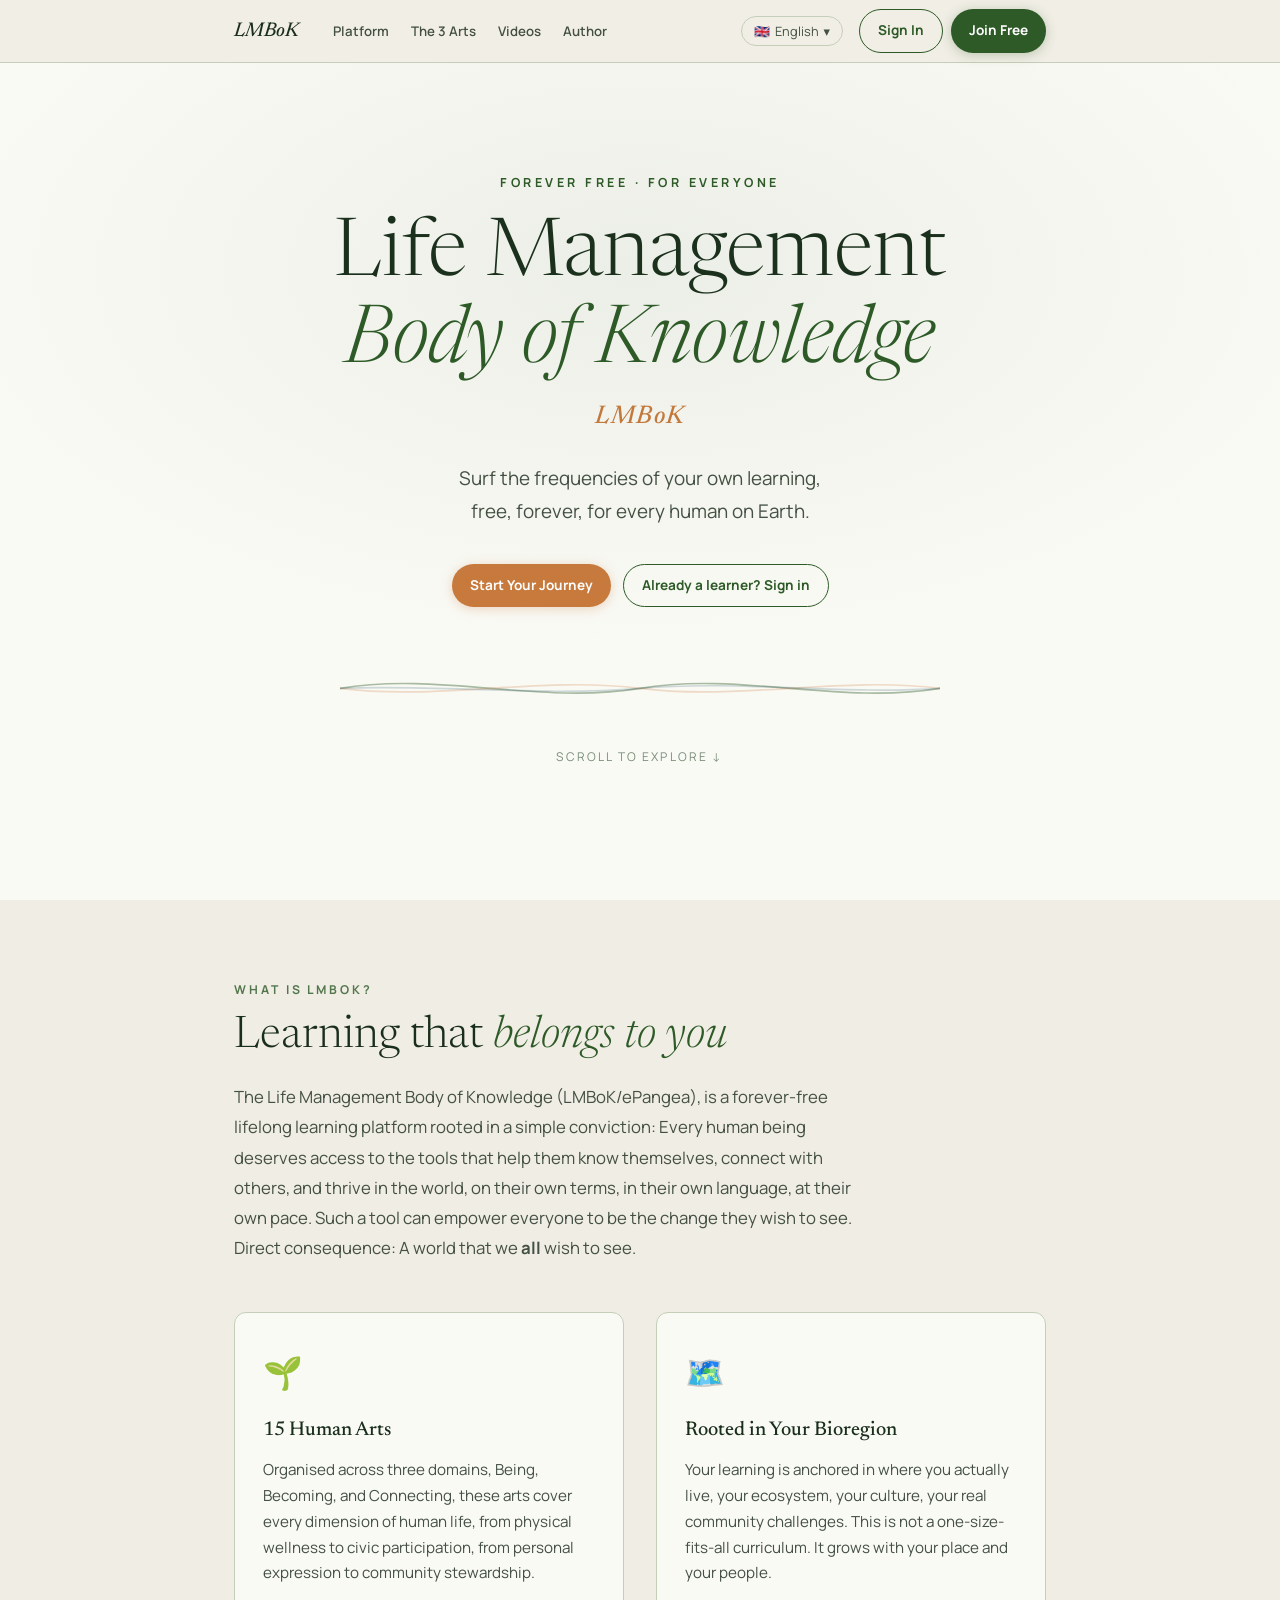
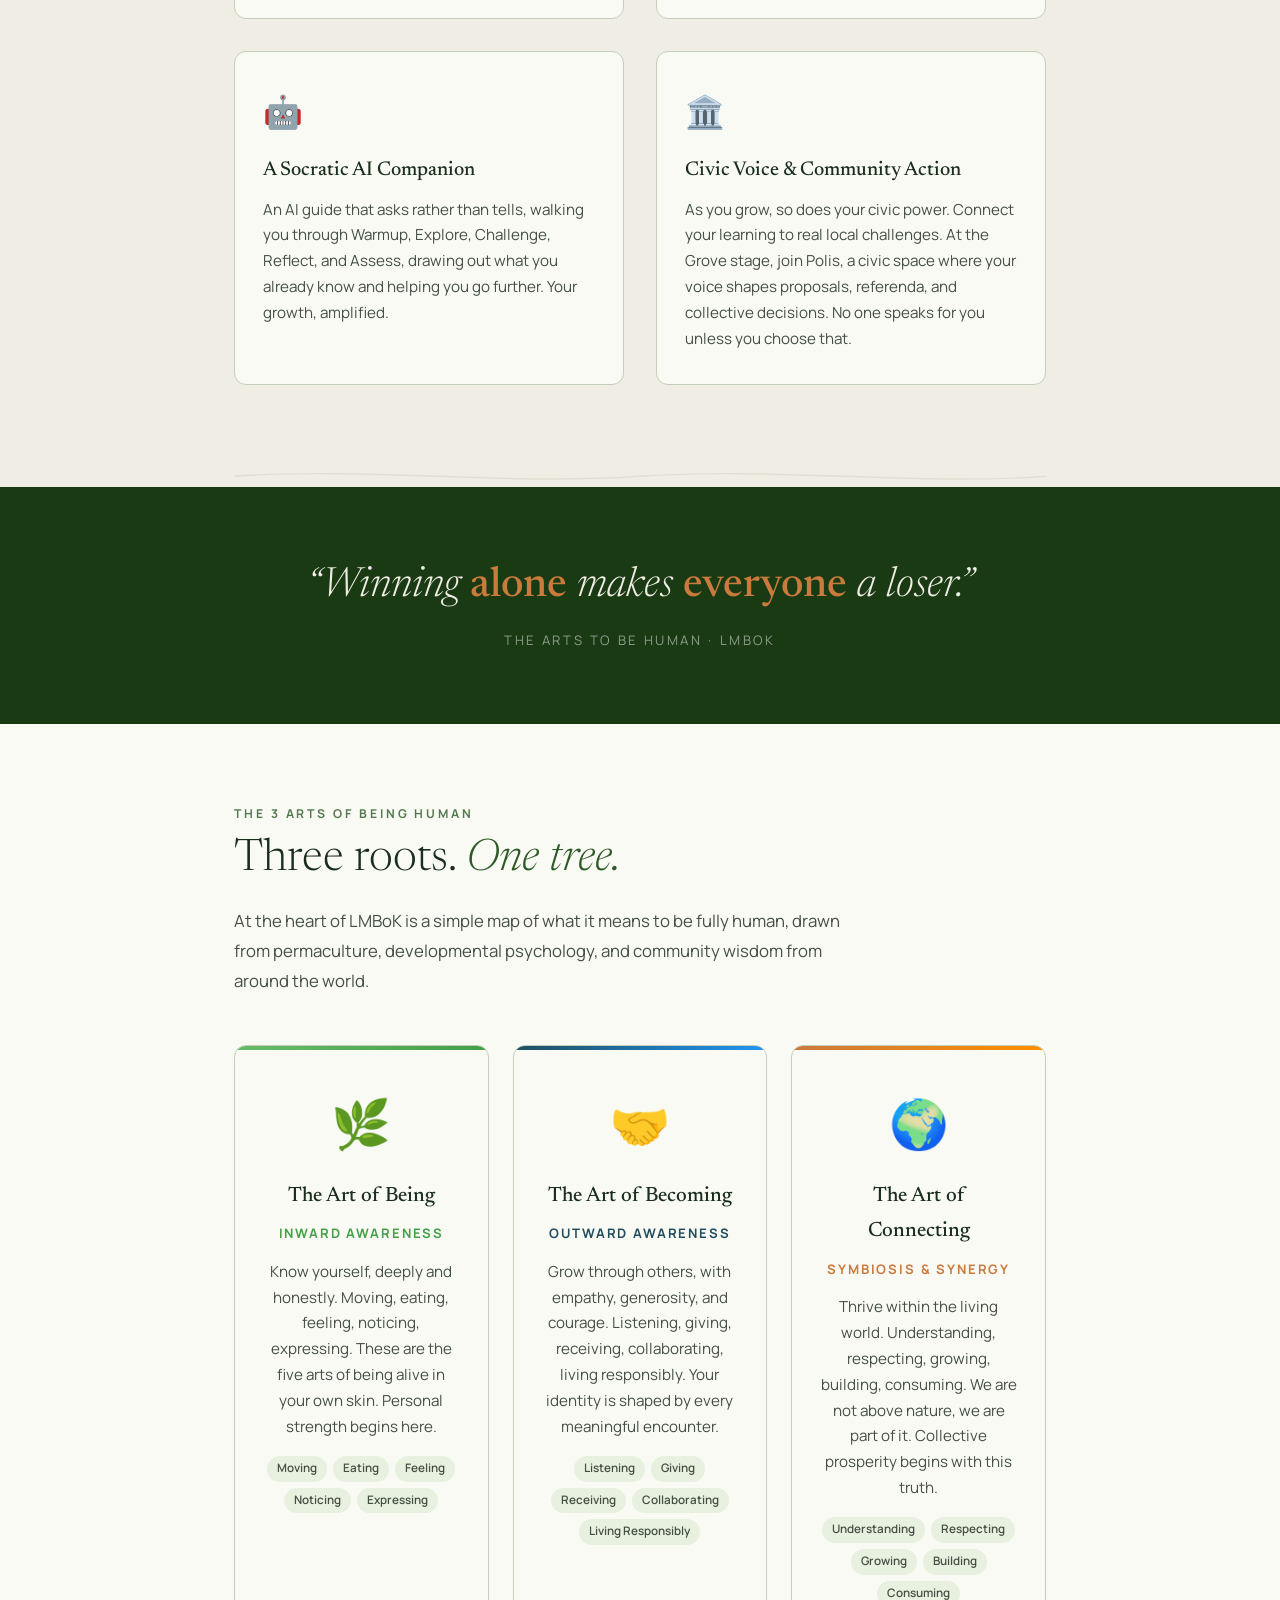
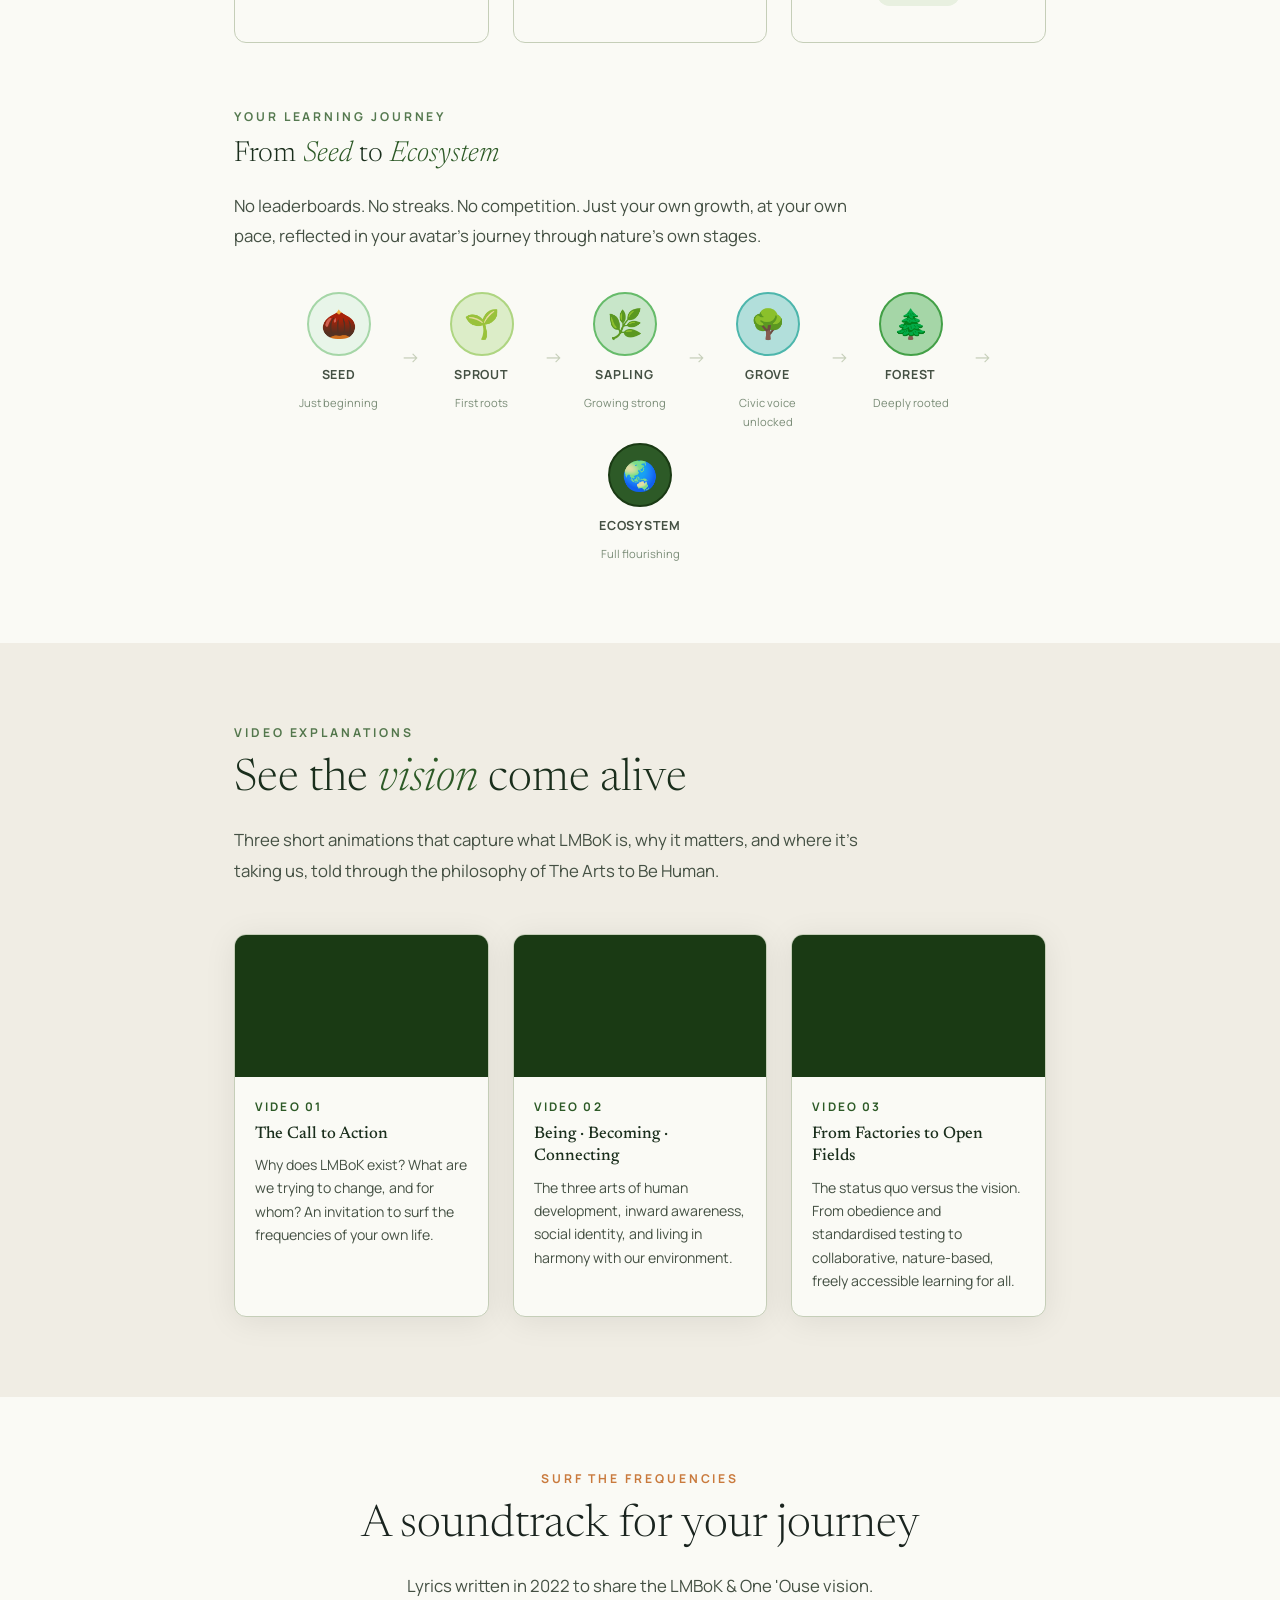
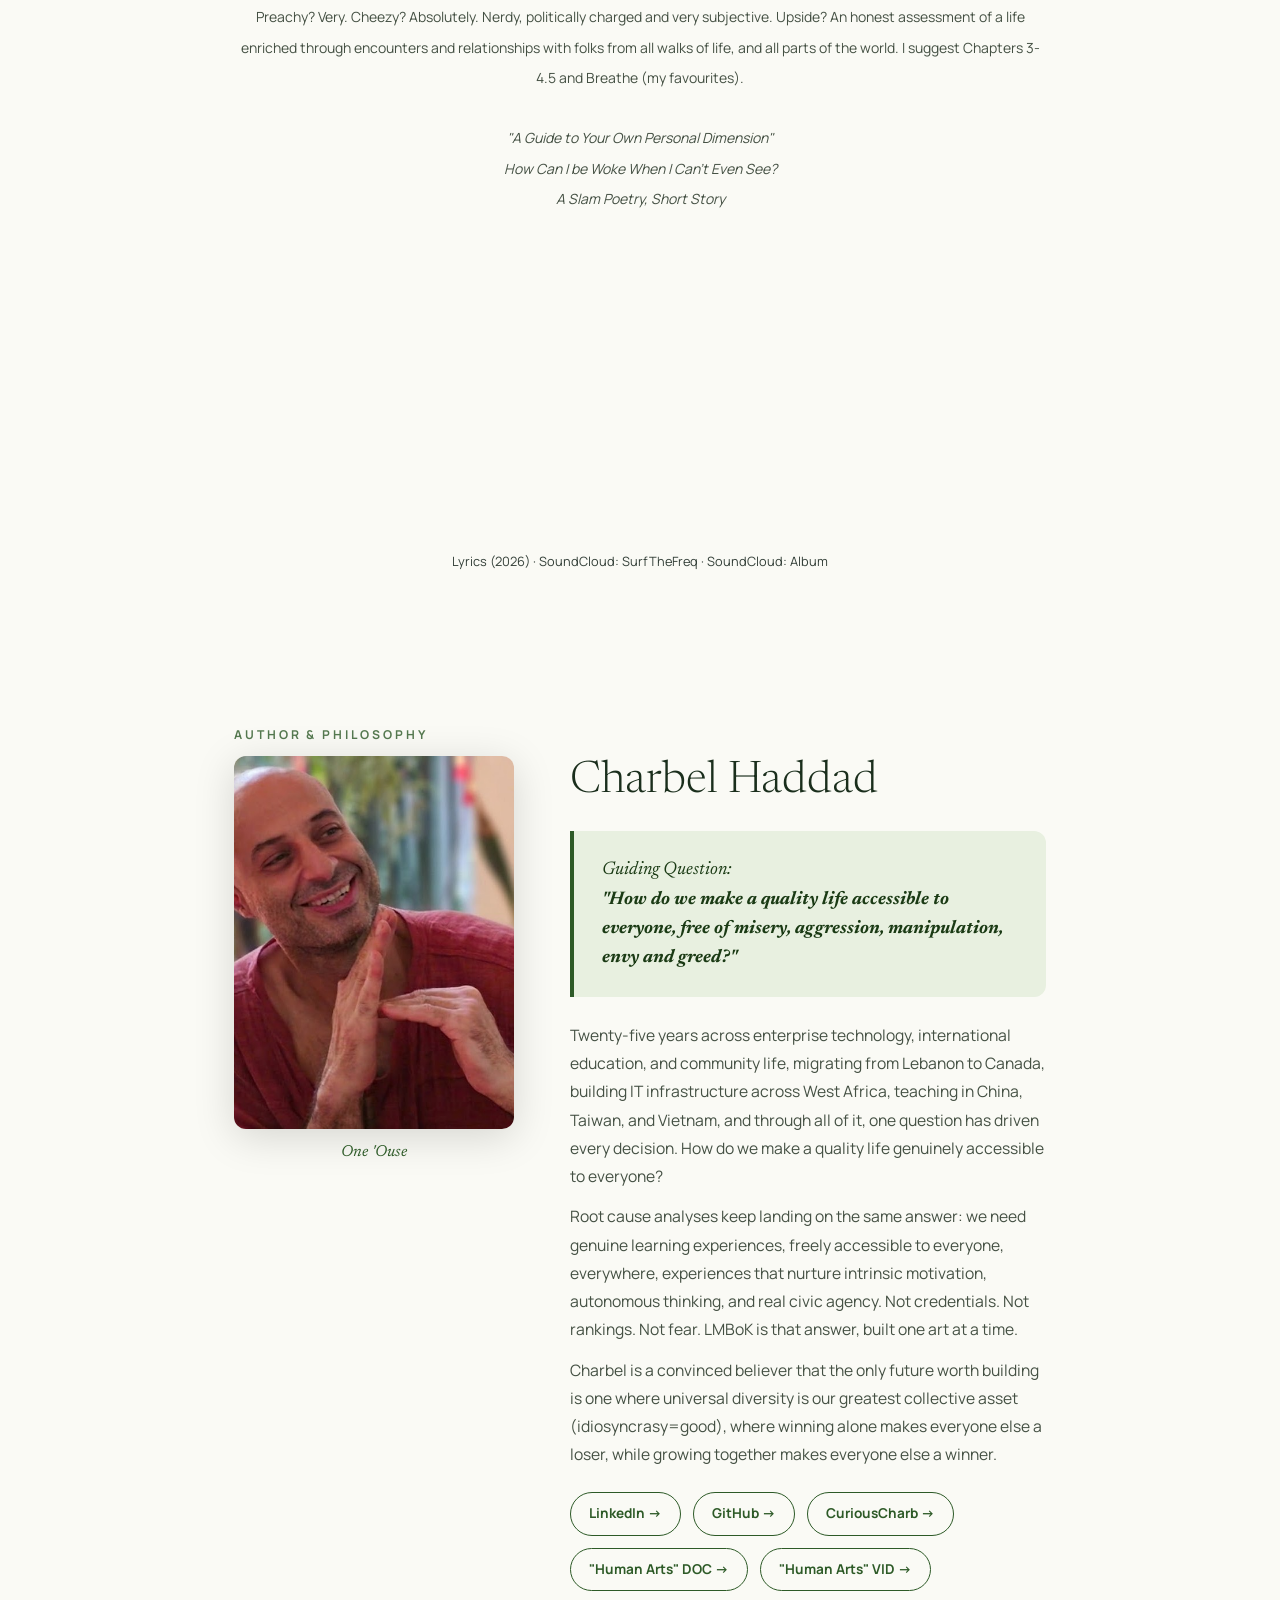
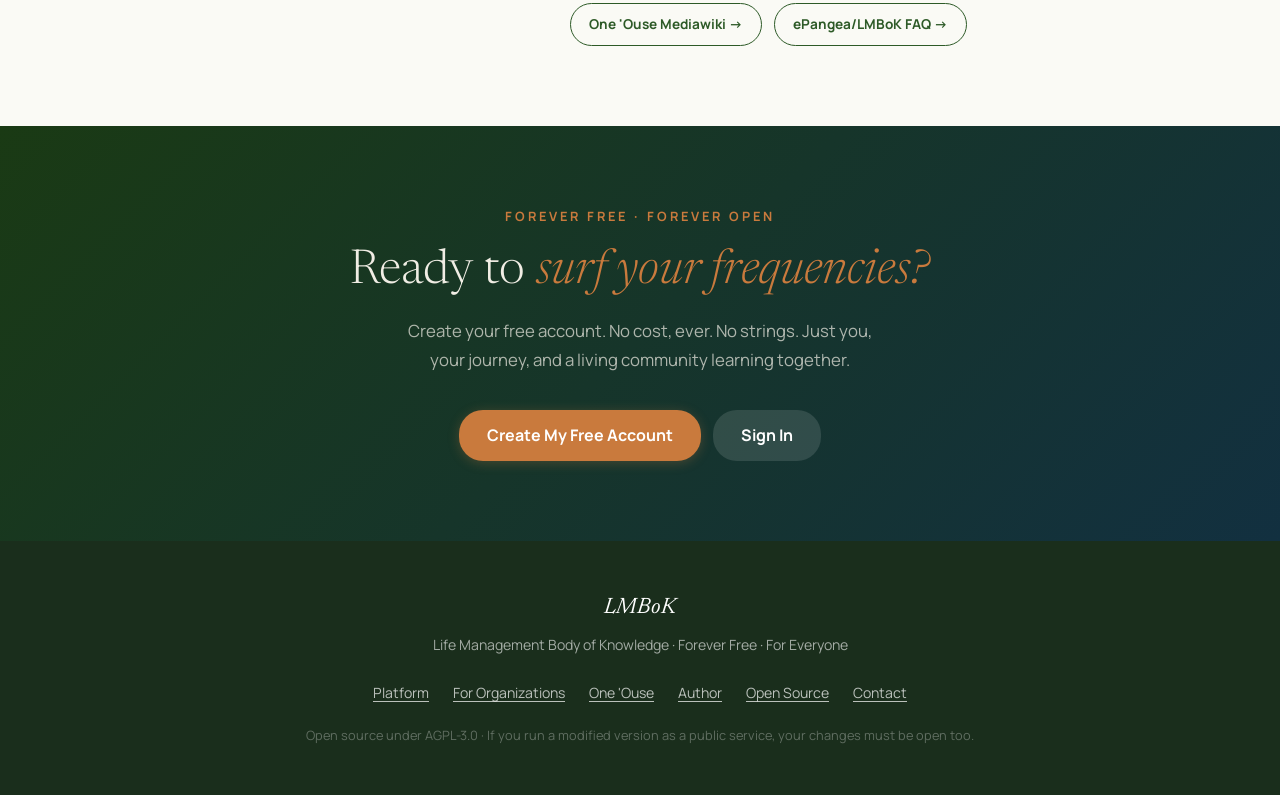
<file: frontend/index.html>
<!DOCTYPE html>
<html lang="en" dir="ltr">
<head>
<meta charset="UTF-8"/>
<meta name="viewport" content="width=device-width, initial-scale=1.0"/>
<!-- Redirect logged-in users straight to the app, runs before any render.
     Skipped when arriving via an explicit in-app "Home" link (?src=nav), and
     stays skipped for the rest of this tab's session (sessionStorage) so a
     refresh of the homepage doesn't bounce a logged-in learner straight back
     to /app.html, only a genuinely fresh visit to "/" auto-redirects. -->
<script>(function(){
  try {
    if (location.search.indexOf('src=nav') !== -1) { sessionStorage.setItem('lmbok_home_visit','1'); }
    var staying = location.search.indexOf('src=nav') !== -1 || sessionStorage.getItem('lmbok_home_visit');
    if (localStorage.getItem('fl_learner') && !staying) { location.replace('/app.html'); }
  } catch(e) {
    if (localStorage.getItem('fl_learner') && location.search.indexOf('src=nav')===-1) { location.replace('/app.html'); }
  }
})();</script>
<meta name="description" content="LMBoK, Life Management Body of Knowledge. A forever-free, human-centered lifelong learning platform for everyone, everywhere, always."/>
<meta property="og:title" content="LMBoK, Life Management Body of Knowledge"/>
<meta property="og:description" content="Surf the frequencies of your own learning, free, forever, for every human on Earth."/>
<meta property="og:image" content="charb.jpg"/>
<title>LMBoK, Life Management Body of Knowledge</title>

<!-- Favicon, inline SVG wave, matches app.html/org.html/etc. -->
<link rel="icon" type="image/png" href="/icons/icon-192.png"/>

<!-- PWA, installable app shell (added 2026-08-19). Root is the primary
     install entry point: browsers evaluate installability here, and the
     existing auto-redirect above (localStorage fl_learner check) already
     sends a returning logged-in learner straight to /app.html, so an
     installed home-screen icon opens directly into the app for them. -->
<link rel="manifest" href="/manifest.json"/>
<link rel="apple-touch-icon" href="/icons/apple-touch-icon.png"/>

<!-- Fonts -->
<link rel="preconnect" href="https://fonts.googleapis.com"/>
<link rel="preconnect" href="https://fonts.gstatic.com" crossorigin/>
<link href="https://fonts.googleapis.com/css2?family=Newsreader:ital,opsz,wght@0,6..72,300;0,6..72,500;1,6..72,300;1,6..72,500&family=Manrope:wght@400;500;600;700;800&family=Noto+Sans+Arabic:wght@400;600;700&family=Noto+Sans+SC:wght@400;700&display=swap" rel="stylesheet"/>

<style>
/* ============================================================
   DESIGN TOKENS
   ============================================================ */
:root {
  --bg:        #F0EDE4;
  --surface:   #FAFAF5;
  --surface2:  #E8F0E0;
  --ink:       #1A2E1C;
  --ink-soft:  #445043;
  --ink-faint: #7A8C77;
  --forest:    #2D5A27;
  --forest-deep: #1A3A14;
  --teal:      #1F4E5F;
  --teal-deep: #123040;
  --amber:     #C97A3D;
  --amber-deep:#A85F28;
  --line:      #C5CEB8;
  --max:       860px;
  --radius:    12px;
  --shadow:    0 4px 32px rgba(0,0,0,.08);
}

/* ============================================================
   RESET & BASE
   ============================================================ */
*, *::before, *::after { box-sizing: border-box; margin: 0; padding: 0; }
html { scroll-behavior: smooth; font-size: 16px; }
body {
  background: var(--bg);
  color: var(--ink);
  font-family: 'Manrope', system-ui, sans-serif;
  line-height: 1.7;
  -webkit-font-smoothing: antialiased;
  overflow-x: hidden;
}
[dir="rtl"] body { font-family: 'Noto Sans Arabic', 'Manrope', sans-serif; }
a { color: var(--forest); text-decoration: none; }
a:hover { color: var(--amber-deep); }
img { max-width: 100%; display: block; }
strong { font-weight: 700; }

/* ============================================================
   LAYOUT
   ============================================================ */
.wrap { max-width: var(--max); margin: 0 auto; padding: 0 24px; }

/* ============================================================
   NAV
   ============================================================ */
nav {
  position: fixed;
  top: 0; left: 0; right: 0;
  z-index: 100;
  background: rgba(240,237,228,.92);
  backdrop-filter: blur(12px);
  -webkit-backdrop-filter: blur(12px);
  border-bottom: 1px solid var(--line);
  transition: box-shadow .3s;
}
nav.scrolled { box-shadow: 0 2px 20px rgba(0,0,0,.1); }
.nav-inner {
  max-width: var(--max);
  margin: 0 auto;
  padding: 0 24px;
  height: 62px;
  display: flex;
  align-items: center;
  gap: 16px;
}
.nav-logo {
  font-family: 'Newsreader', serif;
  font-style: italic;
  font-size: 1.25rem;
  color: var(--ink);
  font-weight: 500;
  letter-spacing: -.01em;
  white-space: nowrap;
}
.nav-links {
  display: flex;
  gap: 2px;
  list-style: none;
  margin-left: 8px;
}
.nav-links a {
  font-size: .83rem;
  font-weight: 600;
  color: var(--ink-soft);
  padding: 6px 10px;
  border-radius: 6px;
  transition: background .18s, color .18s;
  white-space: nowrap;
}
.nav-links a:hover { background: var(--surface2); color: var(--forest); }
.nav-spacer { flex: 1; }
.lang-picker {
  position: relative;
}
.lang-btn {
  background: none;
  border: 1px solid var(--line);
  border-radius: 20px;
  padding: 5px 12px;
  font-size: .8rem;
  font-family: inherit;
  cursor: pointer;
  color: var(--ink-soft);
  display: flex;
  align-items: center;
  gap: 5px;
  transition: border-color .18s, background .18s;
  white-space: nowrap;
}
.lang-btn:hover { border-color: var(--forest); background: var(--surface2); }
.lang-dropdown {
  display: none;
  position: absolute;
  top: calc(100% + 6px);
  right: 0;
  background: var(--surface);
  border: 1px solid var(--line);
  border-radius: var(--radius);
  box-shadow: var(--shadow);
  min-width: 160px;
  overflow: hidden;
  z-index: 200;
}
[dir="rtl"] .lang-dropdown { right: auto; left: 0; }
.lang-dropdown.open { display: block; }
.lang-option {
  display: flex;
  align-items: center;
  gap: 8px;
  padding: 10px 16px;
  font-size: .85rem;
  cursor: pointer;
  transition: background .15s;
  color: var(--ink);
}
.lang-option:hover { background: var(--surface2); }
.lang-option.active { font-weight: 700; color: var(--forest); }
.nav-cta-row {
  display: flex;
  gap: 8px;
}
.btn {
  display: inline-flex;
  align-items: center;
  gap: 6px;
  padding: 9px 18px;
  border-radius: 24px;
  font-size: .85rem;
  font-weight: 700;
  cursor: pointer;
  transition: transform .18s, box-shadow .18s, background .18s;
  white-space: nowrap;
  border: none;
  font-family: inherit;
  text-decoration: none;
}
.btn:hover { transform: translateY(-1px); }
.btn-ghost {
  background: transparent;
  border: 1.5px solid var(--forest);
  color: var(--forest);
}
.btn-ghost:hover { background: var(--surface2); color: var(--forest); }
.btn-solid {
  background: var(--forest);
  color: #fff;
  box-shadow: 0 2px 12px rgba(45,90,39,.28);
}
.btn-solid:hover { background: var(--forest-deep); box-shadow: 0 4px 20px rgba(45,90,39,.36); }
.btn-amber {
  background: var(--amber);
  color: #fff;
  box-shadow: 0 2px 12px rgba(201,122,61,.28);
}
.btn-amber:hover { background: var(--amber-deep); }

/* hamburger */
.hamburger { display: none; flex-direction: column; gap: 5px; background: none; border: none; cursor: pointer; padding: 4px; }
.hamburger span { display: block; width: 22px; height: 2px; background: var(--ink); border-radius: 2px; transition: .2s; }

/* ============================================================
   HERO
   ============================================================ */
.hero {
  min-height: 100vh;
  padding: 120px 24px 80px;
  display: flex;
  flex-direction: column;
  align-items: center;
  justify-content: center;
  text-align: center;
  position: relative;
  overflow: hidden;
}
.hero::before {
  content: '';
  position: absolute;
  inset: 0;
  background: radial-gradient(ellipse 80% 60% at 50% 30%, rgba(45,90,39,.07) 0%, transparent 70%);
  pointer-events: none;
}
.hero-eyebrow {
  font-size: .78rem;
  letter-spacing: .28em;
  text-transform: uppercase;
  color: var(--forest);
  font-weight: 700;
  margin-bottom: 20px;
  opacity: .85;
}
.hero h1 {
  font-family: 'Newsreader', serif;
  font-weight: 300;
  font-size: clamp(2.4rem, 7vw, 5rem);
  line-height: 1.08;
  color: var(--ink);
  margin-bottom: 10px;
  max-width: 700px;
}
.hero h1 em {
  font-style: italic;
  color: var(--forest);
}
.hero-abbr {
  font-size: clamp(1.1rem, 3vw, 1.6rem);
  font-family: 'Newsreader', serif;
  font-style: italic;
  color: var(--amber);
  font-weight: 500;
  letter-spacing: .05em;
  margin-bottom: 22px;
}
.hero-tagline {
  font-size: clamp(.95rem, 2.2vw, 1.18rem);
  color: var(--ink-soft);
  max-width: 540px;
  margin: 0 auto 36px;
  line-height: 1.75;
}
.hero-cta {
  display: flex;
  gap: 12px;
  justify-content: center;
  flex-wrap: wrap;
  margin-bottom: 48px;
}
.hero-wave {
  width: min(600px, 90vw);
  height: auto;
  margin: 0 auto 8px;
}
.wave-path {
  fill: none;
  stroke: var(--forest);
  stroke-width: 2;
  stroke-linecap: round;
  opacity: .4;
}
.wave-path.b { stroke: var(--amber); opacity: .25; animation-delay: .6s !important; }
.wave-path.c { stroke: var(--teal); opacity: .2; animation-delay: 1.2s !important; }
@media (prefers-reduced-motion: no-preference) {
  .wave-path { animation: wave 8s ease-in-out infinite; }
  .wave-path.b { animation-duration: 11s; }
  .wave-path.c { animation-duration: 14s; }
}
@keyframes wave {
  0%,100% { d: path("M0,40 C120,20 240,60 360,40 C480,20 600,60 720,40"); opacity: .4; }
  50%      { d: path("M0,40 C120,60 240,20 360,40 C480,60 600,20 720,40"); opacity: .55; }
}
.scroll-hint {
  font-size: .75rem;
  letter-spacing: .18em;
  text-transform: uppercase;
  color: var(--ink-faint);
  margin-top: 18px;
  animation: bob 2.5s ease-in-out infinite;
}
@keyframes bob { 0%,100%{ transform: translateY(0); } 50%{ transform: translateY(5px); } }

/* ============================================================
   SECTIONS SHARED
   ============================================================ */
section { padding: 80px 0; }
section:nth-child(even) { background: var(--surface); }
.section-eyebrow {
  font-size: .76rem;
  letter-spacing: .24em;
  text-transform: uppercase;
  color: var(--forest);
  font-weight: 700;
  margin-bottom: 10px;
  opacity: .8;
}
.section-title {
  font-family: 'Newsreader', serif;
  font-weight: 300;
  font-size: clamp(1.8rem, 4vw, 2.8rem);
  line-height: 1.15;
  color: var(--ink);
  margin-bottom: 20px;
}
.section-title em { font-style: italic; color: var(--forest); }
.section-body {
  font-size: 1.05rem;
  color: var(--ink-soft);
  max-width: 640px;
  line-height: 1.8;
}
.section-body p + p { margin-top: 14px; }

/* divider */
.wave-divider { display: block; width: 100%; max-width: var(--max); margin: 0 auto; opacity: .4; }
.wave-divider path { fill: none; stroke: var(--line); stroke-width: 1.5; }

/* fade-in on scroll */
.fade { opacity: 0; transform: translateY(24px); transition: opacity .75s ease, transform .75s ease; }
.fade.in { opacity: 1; transform: none; }

/* ============================================================
   QUOTE BAND
   ============================================================ */
.quote-band {
  background: var(--forest-deep);
  color: #fff;
  padding: 72px 24px;
  text-align: center;
}
.quote-band blockquote {
  font-family: 'Newsreader', serif;
  font-style: italic;
  font-weight: 300;
  font-size: clamp(1.5rem, 4vw, 2.6rem);
  line-height: 1.3;
  max-width: 700px;
  margin: 0 auto 16px;
  color: #F0EDE4;
}
.quote-band blockquote strong { color: var(--amber); font-style: normal; font-weight: 500; }
.quote-attr {
  font-size: .82rem;
  letter-spacing: .2em;
  text-transform: uppercase;
  color: rgba(255,255,255,.5);
}

/* ============================================================
   PLATFORM OVERVIEW
   ============================================================ */
.platform-grid {
  display: grid;
  grid-template-columns: 1fr 1fr;
  gap: 32px;
  margin-top: 48px;
}
.platform-card {
  background: var(--surface);
  border: 1px solid var(--line);
  border-radius: var(--radius);
  padding: 32px 28px;
  transition: box-shadow .2s, transform .2s;
}
.platform-card:hover { box-shadow: var(--shadow); transform: translateY(-2px); }
.platform-card .card-icon {
  font-size: 2rem;
  margin-bottom: 14px;
  display: block;
}
.platform-card h3 {
  font-family: 'Newsreader', serif;
  font-weight: 500;
  font-size: 1.25rem;
  margin-bottom: 10px;
  color: var(--ink);
}
.platform-card p { font-size: .95rem; color: var(--ink-soft); line-height: 1.7; }

/* ============================================================
   AVATAR JOURNEY
   ============================================================ */
.avatar-row {
  display: flex;
  justify-content: center;
  flex-wrap: wrap;
  gap: 12px;
  margin-top: 40px;
}
.avatar-step {
  display: flex;
  flex-direction: column;
  align-items: center;
  gap: 8px;
  width: 100px;
}
.avatar-orb {
  width: 64px;
  height: 64px;
  border-radius: 50%;
  display: flex;
  align-items: center;
  justify-content: center;
  font-size: 1.8rem;
  border: 2px solid transparent;
  transition: transform .2s, box-shadow .2s;
}
.avatar-step:hover .avatar-orb { transform: scale(1.1); box-shadow: 0 4px 16px rgba(0,0,0,.15); }
.avatar-step .label {
  font-size: .78rem;
  font-weight: 700;
  text-align: center;
  color: var(--ink-soft);
  letter-spacing: .06em;
  text-transform: uppercase;
}
.avatar-step .sublabel { font-size: .7rem; color: var(--ink-faint); text-align: center; }
.orb-seed     { background: #E8F5E9; border-color: #A5D6A7; }
.orb-sprout   { background: #DCEDC8; border-color: #AED581; }
.orb-sapling  { background: #C8E6C9; border-color: #66BB6A; }
.orb-grove    { background: #B2DFDB; border-color: #4DB6AC; }
.orb-forest   { background: #A5D6A7; border-color: #43A047; }
.orb-ecosystem{ background: #2D5A27; border-color: #1A3A14; }
.orb-ecosystem { color: #fff; }
.avatar-arrow {
  align-self: center;
  color: var(--line);
  font-size: 1.2rem;
  margin-top: -8px;
}

/* ============================================================
   3 ARTS
   ============================================================ */
.arts-grid {
  display: grid;
  grid-template-columns: repeat(3, 1fr);
  gap: 24px;
  margin-top: 48px;
}
.art-card {
  background: var(--surface);
  border-radius: var(--radius);
  border: 1px solid var(--line);
  padding: 36px 28px;
  text-align: center;
  position: relative;
  overflow: hidden;
  transition: box-shadow .2s, transform .2s;
}
.art-card::before {
  content: '';
  position: absolute;
  top: 0; left: 0; right: 0;
  height: 4px;
}
.art-card.being::before { background: linear-gradient(90deg, #66BB6A, #43A047); }
.art-card.becoming::before { background: linear-gradient(90deg, #1F4E5F, #2196F3); }
.art-card.connecting::before { background: linear-gradient(90deg, #C97A3D, #FF8F00); }
.art-card:hover { box-shadow: var(--shadow); transform: translateY(-3px); }
.art-icon { font-size: 3rem; margin-bottom: 16px; display: block; }
.art-card h3 {
  font-family: 'Newsreader', serif;
  font-weight: 500;
  font-size: 1.3rem;
  color: var(--ink);
  margin-bottom: 8px;
}
.art-card .art-sub {
  font-size: .82rem;
  font-weight: 700;
  text-transform: uppercase;
  letter-spacing: .14em;
  margin-bottom: 14px;
}
.being .art-sub  { color: #43A047; }
.becoming .art-sub { color: var(--teal); }
.connecting .art-sub { color: var(--amber); }
.art-card p { font-size: .95rem; color: var(--ink-soft); line-height: 1.7; }
.art-chips {
  display: flex;
  flex-wrap: wrap;
  gap: 6px;
  justify-content: center;
  margin-top: 16px;
}
.chip {
  font-size: .73rem;
  font-weight: 600;
  padding: 3px 10px;
  border-radius: 20px;
  background: var(--surface2);
  color: var(--ink-soft);
}

/* ============================================================
   VIDEO SECTION
   ============================================================ */
.videos-grid {
  display: grid;
  grid-template-columns: repeat(3, 1fr);
  gap: 24px;
  margin-top: 48px;
}
.video-card {
  border-radius: var(--radius);
  overflow: hidden;
  border: 1px solid var(--line);
  background: var(--surface);
  box-shadow: var(--shadow);
  transition: transform .2s, box-shadow .2s;
}
.video-card:hover { transform: translateY(-3px); box-shadow: 0 8px 40px rgba(0,0,0,.14); }
.video-wrap {
  position: relative;
  width: 100%;
  padding-top: 56.25%; /* 16:9 */
  background: var(--forest-deep);
}
.video-wrap iframe {
  position: absolute;
  inset: 0;
  width: 100%;
  height: 100%;
  border: 0;
}
.video-placeholder {
  position: absolute;
  inset: 0;
  display: flex;
  flex-direction: column;
  align-items: center;
  justify-content: center;
  background: linear-gradient(135deg, #1A3A14 0%, #1F4E5F 100%);
  color: rgba(255,255,255,.7);
  gap: 12px;
  cursor: pointer;
}
.video-placeholder .play-icon {
  width: 56px;
  height: 56px;
  border-radius: 50%;
  border: 2px solid rgba(255,255,255,.4);
  display: flex;
  align-items: center;
  justify-content: center;
  font-size: 1.4rem;
  color: rgba(255,255,255,.6);
}
.video-placeholder .soon { font-size: .8rem; letter-spacing: .12em; text-transform: uppercase; }
.video-info { padding: 20px 20px 24px; }
.video-info .num {
  font-size: .74rem;
  font-weight: 700;
  letter-spacing: .18em;
  text-transform: uppercase;
  color: var(--forest);
  margin-bottom: 6px;
}
.video-info h3 {
  font-family: 'Newsreader', serif;
  font-weight: 500;
  font-size: 1.05rem;
  color: var(--ink);
  margin-bottom: 8px;
  line-height: 1.35;
}
.video-info p { font-size: .88rem; color: var(--ink-soft); line-height: 1.65; }

/* ============================================================
   MUSIC SECTION
   ============================================================ */
.music-section { background: var(--forest-deep); color: #fff; padding: 72px 0; }
.music-section .section-eyebrow { color: var(--amber); opacity: 1; }
.music-section .section-title { color: #1A241F; }  // original color too difficult to see: #F0EDE4
.music-section .section-body { color: #333F38; }  // original color too dark to see: rgba(240,237,228,.75)
.album-embed {
  margin-top: 36px;
  border-radius: var(--radius);
  overflow: hidden;
  border: 1px solid rgba(255,255,255,.1);
}
.album-embed iframe { width: 100%; display: block; border: 0; }

/* ============================================================
   AUTHOR SECTION
   ============================================================ */
.author-inner {
  display: grid;
  grid-template-columns: 280px 1fr;
  gap: 56px;
  align-items: start;
}
.author-photo-wrap { position: relative; }
.author-photo {
  width: 100%;
  border-radius: var(--radius);
  aspect-ratio: 3/4;
  object-fit: cover;
  box-shadow: 0 8px 40px rgba(0,0,0,.15);
}
.author-caption {
  text-align: center;
  margin-top: 10px;
  font-family: 'Newsreader', serif;
  font-style: italic;
  font-size: 1rem;
  color: var(--ink-faint);
}
.driving-question {
  background: var(--surface2);
  border-left: 4px solid var(--forest);
  border-radius: 0 var(--radius) var(--radius) 0;
  padding: 24px 28px;
  margin: 24px 0;
  font-family: 'Newsreader', serif;
  font-style: italic;
  font-size: 1.15rem;
  line-height: 1.6;
  color: var(--forest-deep);
}
[dir="rtl"] .driving-question { border-left: none; border-right: 4px solid var(--forest); border-radius: var(--radius) 0 0 var(--radius); }
.author-bio { font-size: .98rem; color: var(--ink-soft); line-height: 1.8; }
.author-bio p + p { margin-top: 12px; }
.author-links { display: flex; gap: 12px; flex-wrap: wrap; margin-top: 24px; }

/* ============================================================
   FOOTER
   ============================================================ */
footer {
  background: var(--ink);
  color: rgba(255,255,255,.6);
  padding: 48px 24px;
  text-align: center;
  font-size: .88rem;
}
footer a { color: rgba(255,255,255,.7); text-decoration: underline; text-underline-offset: 3px; }
footer a:hover { color: var(--amber); }
.footer-logo {
  font-family: 'Newsreader', serif;
  font-style: italic;
  font-size: 1.4rem;
  color: #fff;
  margin-bottom: 6px;
}
.footer-tagline { margin-bottom: 24px; }
.footer-links { display: flex; justify-content: center; gap: 24px; flex-wrap: wrap; margin-bottom: 20px; }
.footer-bottom { margin-top: 20px; opacity: .5; font-size: .8rem; }

/* ============================================================
   CHINESE / ARABIC FONT OVERRIDES
   ============================================================ */
[lang="zh"] .hero h1,
[lang="zh"] .section-title,
[lang="zh"] .art-card h3,
[lang="zh"] .video-info h3,
[lang="zh"] .driving-question {
  font-family: 'Noto Sans SC', 'Manrope', sans-serif;
  font-style: normal;
}
[lang="ar"] { font-family: 'Noto Sans Arabic', 'Manrope', sans-serif; }
[lang="ar"] .hero h1,
[lang="ar"] .section-title {
  font-family: 'Noto Sans Arabic', sans-serif;
  font-style: normal;
}

/* ============================================================
   RESPONSIVE
   ============================================================ */
@media (max-width: 820px) {
  .platform-grid { grid-template-columns: 1fr; }
  .arts-grid { grid-template-columns: 1fr; gap: 16px; }
  .videos-grid { grid-template-columns: 1fr; }
  .author-inner { grid-template-columns: 1fr; }
  .author-photo-wrap { max-width: 240px; margin: 0 auto; }
  .nav-links { display: none; }
  .hamburger { display: flex; }
}
@media (max-width: 560px) {
  .nav-cta-row .btn-ghost { display: none; }
  .hero h1 { font-size: 2.2rem; }
  .avatar-step { width: 80px; }
  .avatar-orb { width: 52px; height: 52px; font-size: 1.4rem; }
}

/* Mobile nav open */
.nav-mobile-open .nav-links {
  display: flex;
  flex-direction: column;
  position: fixed;
  top: 62px; left: 0; right: 0;
  background: var(--surface);
  border-bottom: 1px solid var(--line);
  padding: 16px;
  box-shadow: var(--shadow);
  z-index: 99;
  gap: 4px;
}
.nav-mobile-open .nav-links a { font-size: 1rem; padding: 10px 14px; }
</style>
</head>
<body>

<!-- ============================================================
     NAVIGATION
     ============================================================ -->
<nav id="nav">
  <div class="nav-inner">
    <span class="nav-logo">LMBoK</span>

    <ul class="nav-links" id="navLinks">
      <li><a href="#platform" data-i18n="nav_platform">Platform</a></li>
      <li><a href="#arts" data-i18n="nav_arts">The 3 Arts</a></li>
      <li><a href="#videos" data-i18n="nav_videos">Videos</a></li>
      <li><a href="#author" data-i18n="nav_author">Author</a></li>
    </ul>

    <div class="nav-spacer"></div>

    <!-- Language picker -->
    <div class="lang-picker" id="langPicker">
      <button class="lang-btn" id="langBtn" aria-label="Select language" onclick="toggleLangDropdown()">
        <span id="currentFlag">🇬🇧</span>
        <span id="currentLangName">English</span>
        <span>▾</span>
      </button>
      <div class="lang-dropdown" id="langDropdown">
        <div class="lang-option active" onclick="setLang('en','🇬🇧','English')">🇬🇧 English</div>
        <div class="lang-option" onclick="setLang('fr','🇫🇷','Français')">🇫🇷 Français</div>
        <div class="lang-option" onclick="setLang('es','🇪🇸','Español')">🇪🇸 Español</div>
        <div class="lang-option" onclick="setLang('de','🇩🇪','Deutsch')">🇩🇪 Deutsch</div>
        <div class="lang-option" onclick="setLang('ru','🇷🇺','Русский')">🇷🇺 Русский</div>
        <div class="lang-option" onclick="setLang('vi','🇻🇳','Tiếng Việt')">🇻🇳 Tiếng Việt</div>
        <div class="lang-option" onclick="setLang('zh','🇨🇳','中文')">🇨🇳 中文</div>
        <div class="lang-option" onclick="setLang('ar','🇸🇦','العربية')">🇸🇦 العربية</div>
      </div>
    </div>

    <div class="nav-cta-row" id="navCtaRow">
      <a href="/app.html#login" class="btn btn-ghost" data-i18n="nav_signin">Sign In</a>
      <a href="/app.html#register" class="btn btn-solid" data-i18n="nav_join">Join Free</a>
    </div>

    <button class="hamburger" id="hamburger" onclick="toggleMobileNav()" aria-label="Toggle menu">
      <span></span><span></span><span></span>
    </button>
  </div>
</nav>

<!-- ============================================================
     HERO
     ============================================================ -->
<section class="hero" aria-label="hero">
  <p class="hero-eyebrow fade" data-i18n="hero_eyebrow">Forever Free · For Everyone</p>
  <h1 class="fade" data-i18n="hero_title">Life Management<br/><em>Body of Knowledge</em></h1>
  <p class="hero-abbr fade" data-i18n="hero_abbr">LMBoK</p>
  <p class="hero-tagline fade" data-i18n="hero_tagline">
    Surf the frequencies of your own learning, <br/>free, forever, for every human on Earth.
  </p>
  <div class="hero-cta fade" id="heroCta">
    <a href="/app.html#register" class="btn btn-amber" data-i18n="hero_cta1">Start Your Journey</a>
    <a href="/app.html#login" class="btn btn-ghost" data-i18n="hero_cta2">Already a learner? Sign in</a>
  </div>

  <!-- Animated wave SVG -->
  <svg class="hero-wave" viewBox="0 0 720 80" aria-hidden="true" preserveAspectRatio="none">
    <path class="wave-path"   d="M0,40 C120,20 240,60 360,40 C480,20 600,60 720,40"/>
    <path class="wave-path b" d="M0,40 C120,55 240,25 360,40 C480,55 600,25 720,40"/>
    <path class="wave-path c" d="M0,40 C120,35 240,50 360,40 C480,30 600,48 720,40"/>
  </svg>
  <p class="scroll-hint fade" data-i18n="hero_scroll">Scroll to explore ↓</p>
</section>

<!-- ============================================================
     PLATFORM OVERVIEW
     ============================================================ -->
<section id="platform">
  <div class="wrap fade">
    <p class="section-eyebrow" data-i18n="platform_eyebrow">What is LMBoK?</p>
    <h2 class="section-title" data-i18n="platform_title">Learning that <em>belongs to you</em></h2>
    <p class="section-body" data-i18n="platform_intro">
      The Life Management Body of Knowledge (LMBoK/ePangea), is a forever-free lifelong learning platform rooted in a simple conviction: Every human being deserves access to the tools that help them know themselves, connect with others, and thrive in the world, on their own terms, in their own language, at their own pace. Such a tool can empower everyone to be the change they wish to see. Direct consequence: A world that we <strong>all</strong> wish to see.
    </p>

    <div class="platform-grid">
      <div class="platform-card fade">
        <span class="card-icon">🌱</span>
        <h3 data-i18n="card1_title">15 Human Arts</h3>
        <p data-i18n="card1_body">Organised across three domains, Being, Becoming, and Connecting, these arts cover every dimension of human life, from physical wellness to civic participation, from personal expression to community stewardship.</p>
      </div>
      <div class="platform-card fade">
        <span class="card-icon">🗺️</span>
        <h3 data-i18n="card2_title">Rooted in Your Bioregion</h3>
        <p data-i18n="card2_body">Your learning is anchored in where you actually live, your ecosystem, your culture, your real community challenges. This is not a one-size-fits-all curriculum. It grows with your place and your people.</p>
      </div>
      <div class="platform-card fade">
        <span class="card-icon">🤖</span>
        <h3 data-i18n="card3_title">A Socratic AI Companion</h3>
        <p data-i18n="card3_body">An AI guide that asks rather than tells, walking you through Warmup, Explore, Challenge, Reflect, and Assess, drawing out what you already know and helping you go further. Your growth, amplified.</p>
      </div>
      <div class="platform-card fade">
        <span class="card-icon">🏛️</span>
        <h3 data-i18n="card4_title">Civic Voice &amp; Community Action</h3>
        <p data-i18n="card4_body">As you grow, so does your civic power. Connect your learning to real local challenges. At the Grove stage, join Polis, a civic space where your voice shapes proposals, referenda, and collective decisions. No one speaks for you unless you choose that.</p>
      </div>
    </div>
  </div>
</section>

<!-- Divider -->
<div class="wrap"><svg class="wave-divider" viewBox="0 0 860 24" preserveAspectRatio="none" aria-hidden="true"><path d="M0,12 C144,2 286,22 430,12 C574,2 716,22 860,12"/></svg></div>

<!-- ============================================================
     QUOTE BAND
     ============================================================ -->
<div class="quote-band fade">
  <blockquote data-i18n="quote_text">&ldquo;Winning <strong>alone</strong> makes <strong>everyone</strong> a loser.&rdquo;</blockquote>
  <p class="quote-attr" data-i18n="quote_attr">The Arts to Be Human · LMBoK</p>
</div>

<!-- ============================================================
     THE 3 ARTS
     ============================================================ -->
<section id="arts" style="background: var(--surface);">
  <div class="wrap">
    <div class="fade">
      <p class="section-eyebrow" data-i18n="arts_eyebrow">The 3 Arts of Being Human</p>
      <h2 class="section-title" data-i18n="arts_title">Three roots. <em>One tree.</em></h2>
      <p class="section-body" data-i18n="arts_intro">
        At the heart of LMBoK is a simple map of what it means to be fully human, drawn from permaculture, developmental psychology, and community wisdom from around the world.
      </p>
    </div>

    <div class="arts-grid">
      <div class="art-card being fade">
        <span class="art-icon">🌿</span>
        <h3 data-i18n="being_title">The Art of Being</h3>
        <p class="art-sub" data-i18n="being_sub">Inward Awareness</p>
        <p data-i18n="being_body">Know yourself, deeply and honestly. Moving, eating, feeling, noticing, expressing. These are the five arts of being alive in your own skin. Personal strength begins here.</p>
        <div class="art-chips">
          <span class="chip" data-i18n="chip_moving">Moving</span>
          <span class="chip" data-i18n="chip_eating">Eating</span>
          <span class="chip" data-i18n="chip_feeling">Feeling</span>
          <span class="chip" data-i18n="chip_noticing">Noticing</span>
          <span class="chip" data-i18n="chip_expressing">Expressing</span>
        </div>
      </div>

      <div class="art-card becoming fade">
        <span class="art-icon">🤝</span>
        <h3 data-i18n="becoming_title">The Art of Becoming</h3>
        <p class="art-sub" data-i18n="becoming_sub">Outward Awareness</p>
        <p data-i18n="becoming_body">Grow through others, with empathy, generosity, and courage. Listening, giving, receiving, collaborating, living responsibly. Your identity is shaped by every meaningful encounter.</p>
        <div class="art-chips">
          <span class="chip" data-i18n="chip_listening">Listening</span>
          <span class="chip" data-i18n="chip_giving">Giving</span>
          <span class="chip" data-i18n="chip_receiving">Receiving</span>
          <span class="chip" data-i18n="chip_collaborating">Collaborating</span>
          <span class="chip" data-i18n="chip_living">Living Responsibly</span>
        </div>
      </div>

      <div class="art-card connecting fade">
        <span class="art-icon">🌍</span>
        <h3 data-i18n="connecting_title">The Art of Connecting</h3>
        <p class="art-sub" data-i18n="connecting_sub">Symbiosis &amp; Synergy</p>
        <p data-i18n="connecting_body">Thrive within the living world. Understanding, respecting, growing, building, consuming. We are not above nature, we are part of it. Collective prosperity begins with this truth.</p>
        <div class="art-chips">
          <span class="chip" data-i18n="chip_understanding">Understanding</span>
          <span class="chip" data-i18n="chip_respecting">Respecting</span>
          <span class="chip" data-i18n="chip_growing">Growing</span>
          <span class="chip" data-i18n="chip_building">Building</span>
          <span class="chip" data-i18n="chip_consuming">Consuming</span>
        </div>
      </div>
    </div>

    <!-- Avatar journey -->
    <div class="fade" style="margin-top: 64px;">
      <p class="section-eyebrow" data-i18n="avatar_eyebrow">Your Learning Journey</p>
      <h2 class="section-title" style="font-size: 1.8rem;" data-i18n="avatar_title">From <em>Seed</em> to <em>Ecosystem</em></h2>
      <p class="section-body" data-i18n="avatar_body">No leaderboards. No streaks. No competition. Just your own growth, at your own pace, reflected in your avatar's journey through nature's own stages.</p>
    </div>

    <div class="avatar-row fade">
      <div class="avatar-step">
        <div class="avatar-orb orb-seed">🌰</div>
        <span class="label" data-i18n="avatar_seed">Seed</span>
        <span class="sublabel" data-i18n="avatar_seed_sub">Just beginning</span>
      </div>
      <div class="avatar-arrow">→</div>
      <div class="avatar-step">
        <div class="avatar-orb orb-sprout">🌱</div>
        <span class="label" data-i18n="avatar_sprout">Sprout</span>
        <span class="sublabel" data-i18n="avatar_sprout_sub">First roots</span>
      </div>
      <div class="avatar-arrow">→</div>
      <div class="avatar-step">
        <div class="avatar-orb orb-sapling">🌿</div>
        <span class="label" data-i18n="avatar_sapling">Sapling</span>
        <span class="sublabel" data-i18n="avatar_sapling_sub">Growing strong</span>
      </div>
      <div class="avatar-arrow">→</div>
      <div class="avatar-step">
        <div class="avatar-orb orb-grove">🌳</div>
        <span class="label" data-i18n="avatar_grove">Grove</span>
        <span class="sublabel" data-i18n="avatar_grove_sub">Civic voice unlocked</span>
      </div>
      <div class="avatar-arrow">→</div>
      <div class="avatar-step">
        <div class="avatar-orb orb-forest">🌲</div>
        <span class="label" data-i18n="avatar_forest">Forest</span>
        <span class="sublabel" data-i18n="avatar_forest_sub">Deeply rooted</span>
      </div>
      <div class="avatar-arrow">→</div>
      <div class="avatar-step">
        <div class="avatar-orb orb-ecosystem">🌏</div>
        <span class="label" data-i18n="avatar_ecosystem">Ecosystem</span>
        <span class="sublabel" data-i18n="avatar_ecosystem_sub">Full flourishing</span>
      </div>
    </div>
  </div>
</section>

<!-- ============================================================
     VIDEO EXPLANATIONS
     ============================================================ -->
<!--
  ================================================================
  VIDEO PLACEHOLDERS, Action required before publishing!

  For each video below, replace the text YOUTUBE_VIDEO_ID_X
  with your actual YouTube video ID.

  How to find your YouTube video ID:
    - Open your video on YouTube
    - The URL looks like: https://www.youtube.com/watch?v=dQw4w9WgXcQ
    - Your video ID is the part after "v=": dQw4w9WgXcQ

  Example replacement:
    BEFORE: src="https://www.youtube.com/embed/YOUTUBE_VIDEO_ID_1"
    AFTER:  src="https://www.youtube.com/embed/dQw4w9WgXcQ"

  The three videos expected:
    VIDEO 1, Call to Action: why LMBoK exists, the invitation
    VIDEO 2, The 3 Arts: Being, Becoming, Connecting explained
    VIDEO 3, Status Quo vs. Vision: the paradigm shift
  ================================================================
-->
<section id="videos">
  <div class="wrap">
    <div class="fade">
      <p class="section-eyebrow" data-i18n="videos_eyebrow">Video Explanations</p>
      <h2 class="section-title" data-i18n="videos_title">See the <em>vision</em> come alive</h2>
      <p class="section-body" data-i18n="videos_intro">Three short animations that capture what LMBoK is, why it matters, and where it's taking us, told through the philosophy of The Arts to Be Human.</p>
    </div>

    <div class="videos-grid">

      <!-- VIDEO 1, CALL TO ACTION -->
      <div class="video-card fade">
        <div class="video-wrap">
          <!--
            === ACTION REQUIRED ===
            Replace YOUTUBE_VIDEO_ID_1 with your actual YouTube video ID for:
            "The Call to Action, Why LMBoK?"
          -->
		  <!--
          <div class="video-placeholder" id="vp1" data-videoid="YOUTUBE_VIDEO_ID_1" onclick="loadVideo(this)">
            <div class="play-icon">▶</div>
            <span class="soon" data-i18n="video_coming">Video coming soon</span>
          </div>
		  -->
          <!-- When your video is ready, you can also replace the placeholder div above with:
          <iframe src="https://www.youtube.com/embed/YOUTUBE_VIDEO_ID_1?rel=0&modestbranding=1"
                  allow="accelerometer; autoplay; clipboard-write; encrypted-media; gyroscope; picture-in-picture"
                  allowfullscreen loading="lazy" title="The Call to Action"></iframe>
          -->

          <iframe src="https://www.youtube.com/embed/gNVrsmhkW6U"
                  allow="accelerometer; autoplay; clipboard-write; encrypted-media; gyroscope; picture-in-picture"
                  allowfullscreen loading="lazy" title="The Call to Action"></iframe>

        </div>
        <div class="video-info">
          <p class="num" data-i18n="vid1_num">Video 01</p>
          <h3 data-i18n="vid1_title">The Call to Action</h3>
          <p data-i18n="vid1_body">Why does LMBoK exist? What are we trying to change, and for whom? An invitation to surf the frequencies of your own life.</p>
        </div>
      </div>

      <!-- VIDEO 2, THE 3 ARTS -->
      <div class="video-card fade">
        <div class="video-wrap">
          <!--
            === ACTION REQUIRED ===
            Replace YOUTUBE_VIDEO_ID_2 with your actual YouTube video ID for:
            "The 3 Arts, Being, Becoming, Connecting"
          -->
		  
		  <!--
          <div class="video-placeholder" id="vp2" data-videoid="YOUTUBE_VIDEO_ID_2" onclick="loadVideo(this)">
            <div class="play-icon">▶</div>
            <span class="soon" data-i18n="video_coming">Video coming soon</span>
          </div>
		  -->
			<iframe src="https://www.youtube.com/embed/QGe_dIbUMmU"
                  allow="accelerometer; autoplay; clipboard-write; encrypted-media; gyroscope; picture-in-picture"
                  allowfullscreen loading="lazy" title="The Call to Action"></iframe>

        </div>
        <div class="video-info">
          <p class="num" data-i18n="vid2_num">Video 02</p>
          <h3 data-i18n="vid2_title">Being · Becoming · Connecting</h3>
          <p data-i18n="vid2_body">The three arts of human development, inward awareness, social identity, and living in harmony with our environment.</p>
        </div>
      </div>

      <!-- VIDEO 3, STATUS QUO VS VISION -->
      <div class="video-card fade">
        <div class="video-wrap">
          <!--
            === ACTION REQUIRED ===
            Replace YOUTUBE_VIDEO_ID_3 with your actual YouTube video ID for:
            "The Paradigm Shift, Status Quo vs. The Vision"
          -->
		  <!--
          <div class="video-placeholder" id="vp3" data-videoid="YOUTUBE_VIDEO_ID_3" onclick="loadVideo(this)">
            <div class="play-icon">▶</div>
            <span class="soon" data-i18n="video_coming">Video coming soon</span>
          </div>
		  -->
			<iframe src="https://www.youtube.com/embed/wd87GWfzy30"
                  allow="accelerometer; autoplay; clipboard-write; encrypted-media; gyroscope; picture-in-picture"
                  allowfullscreen loading="lazy" title="The Call to Action"></iframe>

        </div>
        <div class="video-info">
          <p class="num" data-i18n="vid3_num">Video 03</p>
          <h3 data-i18n="vid3_title">From Factories to Open Fields</h3>
          <p data-i18n="vid3_body">The status quo versus the vision. From obedience and standardised testing to collaborative, nature-based, freely accessible learning for all.</p>
        </div>
      </div>

    </div>
  </div>
</section>

<!-- ============================================================
     MUSIC, SOUNDCLOUD EMBED
     ============================================================
     The SoundCloud playlist is embedded below.
     To start at "Chapter 3" specifically, change the start_track parameter:
       &start_track=0  → track 1 (index 0)
       &start_track=1  → track 2 (index 1)
       &start_track=2  → track 3 (index 2)   ← likely "Chapter 3"

     To find the correct index:
       1. Go to https://soundcloud.com/one-ouse-surf-the-frequencies/sets/a-guide-to-your-own-personal
       2. Count which position "Chapter 3" appears (0-indexed) and update start_track below.
     ============================================================ -->
<section class="music-section" id="music" style="text-align:center;">
  <div class="wrap">
    <div class="fade">
      <p class="section-eyebrow" data-i18n="music_eyebrow">Surf the Frequencies</p>
      <h2 class="section-title" data-i18n="music_title">A soundtrack for your journey</h2>
      <p class="section-body" data-i18n="music_intro" style=max-width:100%;>
		Lyrics written in 2022 to share the LMBoK &amp; One &#39;Ouse vision.<br><small>Preachy? Very. Cheezy? Absolutely. Nerdy, politically charged and very subjective. Upside? An honest assessment of a life enriched through encounters and relationships with folks from all walks of life, and all parts of the world. I suggest Chapters 3-4.5 and Breathe (my favourites).<br><br>
		<em>"A Guide to Your Own Personal Dimension"</em><br>
		<em>How Can I be Woke When I Can&#39;t Even See?</em><br>
		<em>A Slam Poetry, Short Story</em></small><br><br>
	  </p>
	</div>

    <div class="album-embed fade" style="text-align:center;">
      <!--
        === OPTIONAL ADJUSTMENT ===
        Change start_track=2 to the correct 0-based index of the "Chapter 3" track.
        The current setting (start_track=2) assumes Chapter 3 is the 3rd track (index 2).
      <iframe	
        width="100%"
        height="300"
        scrolling="no"
        frameborder="no"
        allow="autoplay; encrypted-media"
        src="https://w.soundcloud.com/player/?url=https%3A//api.soundcloud.com/playlists/soundcloud%253Aplaylists%253A2261835815&color=%232D5A27&auto_play=false&hide_related=false&show_comments=false&show_user=true&show_reposts=false&show_teaser=true&visual=true&start_track=4"
        title="A Guide to Your Own Personal Dimension, One 'Ouse"
      ></iframe>
      -->
      <iframe	
        width="100%"
        height="300"
        scrolling="no"
        frameborder="no"
        allow="autoplay; encrypted-media"
        src="https://w.soundcloud.com/player/?url=https%3A//api.soundcloud.com/playlists/soundcloud%253Aplaylists%253A2261835815&color=%232D5A27&auto_play=true&hide_related=false&show_comments=false&show_user=true&show_reposts=false&show_teaser=true&visual=true"
        title="A Guide to Your Own Personal Dimension, One 'Ouse"
      ></iframe>
    </div>
    <p style="font-size:.8rem; color:#333F38; margin-top:8px; text-align:center;">
      <a href="https://onehouse.top/index.php?title=A_Guide_to_Your_Own_Personal_Dimension_2026" target="_blank" rel="noopener" style="color:#333F38;">Lyrics (2026)</a>
      &middot;
      <a href="https://soundcloud.com/one-ouse-surf-the-frequencies" target="_blank" rel="noopener" style="color: #333F38;">SoundCloud: SurfTheFreq</a>
      &middot;
      <a href="https://soundcloud.com/one-ouse-surf-the-frequencies/sets/a-guide-to-your-own-personal" target="_blank" rel="noopener" style="color:#333F38;">SoundCloud: Album</a>
    </p>
  </div>
</section>

<!-- ============================================================
     AUTHOR & PHILOSOPHY
     ============================================================ -->
<section id="author" style="background: var(--surface);">
  <div class="wrap">
    <div class="fade">
      <p class="section-eyebrow" data-i18n="author_eyebrow">Author &amp; Philosophy</p>
    </div>

    <div class="author-inner fade">
      <div class="author-photo-wrap">
        <img
          src="charb.jpg"
          alt="Charbel Haddad, One 'Ouse"
          class="author-photo"
          loading="lazy"
        />
        <p class="author-caption">
          <a href="https://curious.charb.top" target="_blank" rel="noopener">One 'Ouse</a>
        </p>
      </div>

      <div>
        <h2 class="section-title" data-i18n="author_title">Charbel Haddad</h2>

        <div class="driving-question">
          <span data-i18n="dq_label">Guiding Question:</span><br/>
          <strong data-i18n="dq_text">"How do we make a quality life accessible to everyone, free of misery, aggression, manipulation, envy and greed?"</strong>
        </div>

        <div class="author-bio">
          <p data-i18n="author_bio1">
            Twenty-five years across enterprise technology, international education, and community life, migrating from Lebanon to Canada, building IT infrastructure across West Africa, teaching in China, Taiwan, and Vietnam, and through all of it, one question has driven every decision. How do we make a quality life genuinely accessible to everyone?
          </p>
          <p data-i18n="author_bio2">
            Root cause analyses keep landing on the same answer: we need genuine learning experiences, freely accessible to everyone, everywhere, experiences that nurture intrinsic motivation, autonomous thinking, and real civic agency. Not credentials. Not rankings. Not fear. LMBoK is that answer, built one art at a time.
          </p>
          <p data-i18n="author_bio3">
            Charbel is a convinced believer that the only future worth building is one where universal diversity is our greatest collective asset (idiosyncrasy=good), where winning alone makes everyone else a loser, while growing together makes everyone else a winner.
          </p>
        </div>

        <div class="author-links">
          <a href="https://www.linkedin.com/in/charbsinfo" target="_blank" rel="noopener" class="btn btn-ghost">LinkedIn →</a>
          <a href="https://github.com/epangea/lmbok" target="_blank" rel="noopener" class="btn btn-ghost">GitHub →</a>
          <a href="https://curious.charb.top" target="_blank" rel="noopener" class="btn btn-ghost">CuriousCharb →</a>
          <a href="https://docs.google.com/document/d/1RFxrO_mzHjTjk5qAg09KZzXIgqBija5F/edit" target="_blank" rel="noopener" class="btn btn-ghost">"Human Arts" DOC →</a>
          <a href="https://youtu.be/GPnCeFjbDqc" target="_blank" rel="noopener" class="btn btn-ghost">"Human Arts" VID →</a>
          <a href="https://onehouse.top/index.php?title=One_House" target="_blank" rel="noopener" class="btn btn-ghost">One 'Ouse Mediawiki →</a>
          <a href="https://www.epangea.top/faq" target="_blank" rel="noopener" class="btn btn-ghost">ePangea/LMBoK FAQ →</a>
        </div>
      </div>
    </div>
  </div>
</section>

<!-- ============================================================
     FINAL CTA BAND
     ============================================================ -->
<section style="background: linear-gradient(135deg, var(--forest-deep) 0%, var(--teal-deep) 100%); padding: 80px 24px; text-align: center;">
  <div class="wrap fade">
    <p style="font-size:.8rem; letter-spacing:.24em; text-transform:uppercase; color:var(--amber); font-weight:700; margin-bottom:16px;" data-i18n="cta_eyebrow">Forever Free · Forever Open</p>
    <h2 style="font-family:'Newsreader',serif; font-weight:300; font-size:clamp(1.8rem,5vw,3rem); color:#F0EDE4; margin-bottom:16px; line-height:1.2;" data-i18n="cta_title">Ready to <em style="font-style:italic; color:var(--amber);">surf your frequencies?</em></h2>
    <p style="color:rgba(240,237,228,.7); max-width:500px; margin:0 auto 36px; font-size:1.05rem;" data-i18n="cta_body">Create your free account. No cost, ever. No strings. Just you, your journey, and a living community learning together.</p>
    <div style="display:flex; gap:12px; justify-content:center; flex-wrap:wrap;" id="finalCtaRow">
      <a href="/app.html#register" class="btn btn-amber" style="font-size:1rem; padding:12px 28px;" data-i18n="cta_btn1">Create My Free Account</a>
      <a href="/app.html#login" class="btn" style="background:rgba(255,255,255,.12); color:#fff; font-size:1rem; padding:12px 28px;" data-i18n="cta_btn2">Sign In</a>
    </div>
  </div>
</section>

<!-- ============================================================
     FOOTER
     ============================================================ -->
<footer>
  <div class="footer-logo">LMBoK</div>
  <p class="footer-tagline" data-i18n="footer_tagline">Life Management Body of Knowledge · Forever Free · For Everyone</p>
  <div class="footer-links">
    <a href="/app.html" data-i18n="footer_platform">Platform</a>
    <a href="/org" data-i18n="footer_ekklesia">For Organizations</a>
    <a href="https://onehouse.top" target="_blank" rel="noopener">One 'Ouse</a>
    <a href="https://curious.charb.top" target="_blank" rel="noopener" data-i18n="footer_author">Author</a>
    <a href="https://github.com/epangea/lmbok" target="_blank" rel="noopener">Open Source</a>
    <a href="mailto:curiouscharb@gmail.com" data-i18n="footer_contact">Contact</a>
  </div>
  <div class="footer-bottom" data-i18n="footer_license">Open source under AGPL-3.0 · If you run a modified version as a public service, your changes must be open too.</div>
</footer>

<!-- ============================================================
     JAVASCRIPT, Multilingual + Interactions
     ============================================================ -->
<script>
/* ====================================================
   TRANSLATIONS
   To add more languages, add a new key following the same
   structure as the 'en' block below.
   ==================================================== */
const T = {
  en: {
    nav_platform: "Platform",
    nav_arts: "The 3 Arts",
    nav_videos: "Videos",
    nav_author: "Author",
    nav_signin: "Sign In",
    nav_join: "Join Free",
    hero_eyebrow: "Forever Free · For Everyone",
    hero_title: "Life Management<br/><em>Body of Knowledge</em>",
    hero_abbr: "LMBoK",
    hero_tagline: "Surf the frequencies of your own learning, <br/>free, forever, for every human on Earth.",
    hero_cta1: "Start Your Journey",
    hero_cta2: "Already a learner? Sign in",
    hero_scroll: "Scroll to explore ↓",
    platform_eyebrow: "What is LMBoK?",
    platform_title: "Learning that <em>belongs to you</em>",
    platform_intro: "The Life Management Body of Knowledge (LMBoK/ePangea), is a forever-free lifelong learning platform rooted in a simple conviction: Every human being deserves access to the tools that help them know themselves, connect with others, and thrive in the world, on their own terms, in their own language, at their own pace. Such a tool can empower everyone to be the change they wish to see. Direct consequence: A world that we <strong>all</strong> wish to see.",
    card1_title: "15 Human Arts",
    card1_body: "Organised across three domains, Being, Becoming, and Connecting, these arts cover every dimension of human life, from physical wellness to civic participation, from personal expression to community stewardship.",
    card2_title: "Rooted in Your Bioregion",
    card2_body: "Your learning is anchored in where you actually live, your ecosystem, your culture, your real community challenges. This is not a one-size-fits-all curriculum. It grows with your place and your people.",
    card3_title: "A Socratic AI Companion",
    card3_body: "An AI guide that asks rather than tells, walking you through Warmup, Explore, Challenge, Reflect, and Assess, drawing out what you already know and helping you go further. Your growth, amplified.",
    card4_title: "Civic Voice & Community Action",
    card4_body: "As you grow, so does your civic power. Connect your learning to real local challenges. At the Grove stage, join Polis, a civic space where your voice shapes proposals and collective decisions. No one speaks for you unless you choose that.",
    quote_text: "\u201cWinning <strong>alone</strong> makes <strong>everyone</strong> a loser.\u201d",
    quote_attr: "The Arts to Be Human · LMBoK",
    arts_eyebrow: "The 3 Arts of Being Human",
    arts_title: "Three roots. <em>One tree.</em>",
    arts_intro: "At the heart of LMBoK is a simple map of what it means to be fully human, drawn from permaculture, developmental psychology, and community wisdom from around the world.",
    being_title: "The Art of Being",
    being_sub: "Inward Awareness",
    being_body: "Know yourself, deeply and honestly. Moving, eating, feeling, noticing, expressing. These are the five arts of being alive in your own skin. Personal strength begins here.",
    becoming_title: "The Art of Becoming",
    becoming_sub: "Outward Awareness",
    becoming_body: "Grow through others, with empathy, generosity, and courage. Listening, giving, receiving, collaborating, living responsibly. Your identity is shaped by every meaningful encounter.",
    connecting_title: "The Art of Connecting",
    connecting_sub: "Symbiosis & Synergy",
    connecting_body: "Thrive within the living world. Understanding, respecting, growing, building, consuming. We are not above nature, we are part of it. Collective prosperity begins with this truth.",
    chip_moving: "Moving", chip_eating: "Eating", chip_feeling: "Feeling", chip_noticing: "Noticing", chip_expressing: "Expressing",
    chip_listening: "Listening", chip_giving: "Giving", chip_receiving: "Receiving", chip_collaborating: "Collaborating", chip_living: "Living Responsibly",
    chip_understanding: "Understanding", chip_respecting: "Respecting", chip_growing: "Growing", chip_building: "Building", chip_consuming: "Consuming",
    avatar_eyebrow: "Your Learning Journey",
    avatar_title: "From <em>Seed</em> to <em>Ecosystem</em>",
    avatar_body: "No leaderboards. No streaks. No competition. Just your own growth, at your own pace, reflected in your avatar's journey through nature's own stages.",
    avatar_seed: "Seed", avatar_seed_sub: "Just beginning",
    avatar_sprout: "Sprout", avatar_sprout_sub: "First roots",
    avatar_sapling: "Sapling", avatar_sapling_sub: "Growing strong",
    avatar_grove: "Grove", avatar_grove_sub: "Civic voice unlocked",
    avatar_forest: "Forest", avatar_forest_sub: "Deeply rooted",
    avatar_ecosystem: "Ecosystem", avatar_ecosystem_sub: "Full flourishing",
    videos_eyebrow: "Video Explanations",
    videos_title: "See the <em>vision</em> come alive",
    videos_intro: "Three short animations that capture what LMBoK is, why it matters, and where it's taking us, told through the philosophy of The Arts to Be Human.",
    video_coming: "Video coming soon",
    vid1_num: "Video 01", vid1_title: "The Call to Action", vid1_body: "Why does LMBoK exist? What are we trying to change, and for whom? An invitation to surf the frequencies of your own life.",
    vid2_num: "Video 02", vid2_title: "Being · Becoming · Connecting", vid2_body: "The three arts of human development, inward awareness, social identity, and living in harmony with our environment.",
    vid3_num: "Video 03", vid3_title: "From Factories to Open Fields", vid3_body: "The status quo versus the vision. From obedience and standardised testing to collaborative, nature-based, freely accessible learning for all.",
    music_eyebrow: "Surf the Frequencies",
    music_title: "A soundtrack for your journey",
    music_intro: "Lyrics written in 2022 to share the LMBoK &amp; One &#39;Ouse vision.<br><small>Preachy? Very. Cheezy? Absolutely. Nerdy, politically charged and very subjective. Upside? An honest assessment of a life enriched through encounters and relationships with folks from all walks of life, and all parts of the world. I suggest Chapters 3-4.5 and Breathe (my favourites).<br><br><em>\"A Guide to Your Own Personal Dimension\"</em><br><em>How Can I be Woke When I Can&#39;t Even See?</em><br><em>A Slam Poetry, Short Story</em></small><br><br>",
	author_eyebrow: "Author & Philosophy",
    author_title: "Charbel Haddad",
    dq_label: "Guiding Question:",
    dq_text: '"How do we make a quality life accessible to everyone, free of misery, aggression, manipulation, envy and greed?"',
    author_bio1: "Twenty-five years across enterprise technology, international education, and community life, migrating from Lebanon to Canada, building IT infrastructure across West Africa, teaching in China, Taiwan, and Vietnam, and through all of it, one question has driven every decision.",
    author_bio2: "Root cause analyses keep landing on the same answer: we need genuine learning experiences, freely accessible to everyone, everywhere, experiences that nurture intrinsic motivation, autonomous thinking, and real civic agency. Not credentials. Not rankings. Not fear. LMBoK is that answer, built one art at a time.",
    author_bio3: "Charbel is a convinced believer that the only future worth building is one where universal diversity is our greatest collective asset (idiosyncrasy=good), where winning alone makes everyone else a loser, while growing together makes everyone else a winner.",
    author_portfolio: "Visit Portfolio →",
    cta_eyebrow: "Forever Free · Forever Open",
    cta_title: "Ready to <em>surf your frequencies?</em>",
    cta_body: "Create your free account. No cost, ever. No strings. Just you, your journey, and a living community learning together.",
    cta_btn1: "Create My Free Account",
    cta_btn2: "Sign In",
    footer_tagline: "Life Management Body of Knowledge · Forever Free · For Everyone",
    footer_platform: "Platform",
    footer_ekklesia: "For Organizations",
    footer_author: "Author",
    footer_contact: "Contact",
    footer_license: "Open source under AGPL-3.0 · If you run a modified version as a public service, your changes must be open too.",
  },

  fr: {
    nav_platform: "Plateforme",
    nav_arts: "Les 3 Arts",
    nav_videos: "Vidéos",
    nav_author: "Auteur",
    nav_signin: "Se connecter",
    nav_join: "Rejoindre gratuitement",
    hero_eyebrow: "Toujours gratuit · Pour tous · Partout",
    hero_title: "La Gestion de Vie<br/><em>Corps de Connaissances</em>",
    hero_abbr: "LMBoK",
    hero_tagline: "Surfez sur les fréquences de votre propre apprentissage, <br/>libre, pour toujours, pour chaque être humain.",
    hero_cta1: "Commencer votre voyage",
    hero_cta2: "Déjà membre ? Se connecter",
    hero_scroll: "Défiler pour explorer ↓",
    platform_eyebrow: "Qu'est-ce que LMBoK ?",
    platform_title: "Un apprentissage qui <em>vous appartient</em>",
    platform_intro: "La plupart des systèmes éducatifs ont été conçus pour trier les gens, pas pour les aider à grandir. LMBoK est différent. C'est une plateforme d'apprentissage tout au long de la vie, gratuite pour toujours, fondée sur une conviction simple : chaque être humain mérite d'avoir accès aux outils qui l'aident à se connaître, à se connecter aux autres et à s'épanouir dans le monde.",
    card1_title: "15 Arts Humains",
    card1_body: "Organisés en trois domaines, Être, Devenir et Connecter, ces arts couvrent chaque dimension de la vie humaine, du bien-être physique à la participation civique.",
    card2_title: "Ancré dans votre Biorégion",
    card2_body: "Votre apprentissage est ancré là où vous vivez réellement, votre écosystème, votre culture, vos défis communautaires réels.",
    card3_title: "Un Compagnon IA Socratique",
    card3_body: "Un guide IA qui interroge plutôt qu'il n'affirme, vous guidant à travers Échauffement, Exploration, Défi, Réflexion et Évaluation.",
    card4_title: "Voix Civique & Action Communautaire",
    card4_body: "Au stade Grove, rejoignez Polis, un espace civique où votre voix façonne des propositions et des décisions collectives.",
    quote_text: "\u201cGagner <strong>seul</strong> fait de <strong>tout le monde</strong> un perdant.\u201d",
    quote_attr: "Les Arts d'Être Humain · LMBoK",
    arts_eyebrow: "Les 3 Arts d'Être Humain",
    arts_title: "Trois racines. <em>Un arbre.</em>",
    arts_intro: "Au cœur de LMBoK se trouve une carte simple de ce que signifie être pleinement humain.",
    being_title: "L'Art d'Être",
    being_sub: "Conscience Intérieure",
    being_body: "Se connaître, profondément et honnêtement. Bouger, manger, ressentir, remarquer, s'exprimer.",
    becoming_title: "L'Art de Devenir",
    becoming_sub: "Conscience Extérieure",
    becoming_body: "Grandir grâce aux autres, avec empathie, générosité et courage.",
    connecting_title: "L'Art de Connecter",
    connecting_sub: "Symbiose & Synergie",
    connecting_body: "Prospérer au sein du monde vivant. Nous ne sommes pas au-dessus de la nature, nous en faisons partie.",
    chip_moving:"Bouger",chip_eating:"Manger",chip_feeling:"Ressentir",chip_noticing:"Remarquer",chip_expressing:"S'exprimer",
    chip_listening:"Écouter",chip_giving:"Donner",chip_receiving:"Recevoir",chip_collaborating:"Collaborer",chip_living:"Vivre Responsablement",
    chip_understanding:"Comprendre",chip_respecting:"Respecter",chip_growing:"Cultiver",chip_building:"Construire",chip_consuming:"Consommer",
    avatar_eyebrow:"Votre Voyage d'Apprentissage",
    avatar_title:"De la <em>Graine</em> à l'<em>Écosystème</em>",
    avatar_body:"Pas de classements. Pas de séries. Pas de compétition. Juste votre propre croissance, à votre rythme.",
    avatar_seed:"Graine",avatar_seed_sub:"Le début",avatar_sprout:"Pousse",avatar_sprout_sub:"Premières racines",
    avatar_sapling:"Jeune arbre",avatar_sapling_sub:"En pleine croissance",avatar_grove:"Bosquet",avatar_grove_sub:"Voix civique débloquée",
    avatar_forest:"Forêt",avatar_forest_sub:"Profondément enraciné",avatar_ecosystem:"Écosystème",avatar_ecosystem_sub:"Plein épanouissement",
    videos_eyebrow:"Explications Vidéo",videos_title:"Voir la <em>vision</em> prendre vie",
    videos_intro:"Trois courtes animations qui capturent ce qu'est LMBoK, pourquoi cela compte, et où cela nous mène.",
    video_coming:"Vidéo à venir",vid1_num:"Vidéo 01",vid1_title:"L'Appel à l'Action",vid1_body:"Pourquoi LMBoK existe-t-il ? Que cherchons-nous à changer, et pour qui ?",
    vid2_num:"Vidéo 02",vid2_title:"Être · Devenir · Connecter",vid2_body:"Les trois arts du développement humain, conscience intérieure, identité sociale, et harmonie avec l'environnement.",
    vid3_num:"Vidéo 03",vid3_title:"Des Usines aux Champs Ouverts",vid3_body:"Le statu quo versus la vision. De l'obéissance et des tests standardisés à un apprentissage collaboratif et libre.",
    music_eyebrow:"Surfez les Fréquences",music_title:"Une bande son pour votre voyage",
    music_intro:"Musique composée pour la philosophie LMBoK, une courte histoire de poésie slam : \"Un guide vers votre propre dimension personnelle.\"",
    author_eyebrow:"Auteur & Philosophie",author_title:"Charbel Haddad",
    dq_label:"Question directrice :",dq_text:"\"Comment rendre une vie de qualité accessible à tous, sans misère, agression, manipulation, envie ni avidité ?\"",
    author_bio1:"Vingt-cinq ans entre technologie d'entreprise, éducation internationale et vie communautaire, du Liban au Canada, d'Afrique de l'Ouest à l'Asie.",
    author_bio2:"Les analyses des causes profondes mènent toujours à la même réponse : nous avons besoin d'expériences d'apprentissage authentiques, librement accessibles à tous.",
    author_bio3:"Explorateur multilingue, enthousiaste de la permaculture, bâtisseur de communautés.",
    author_portfolio:"Visiter le Portfolio →",
    cta_eyebrow:"Toujours gratuit · Toujours ouvert",cta_title:"Prêt à <em>surfer vos fréquences ?</em>",
    cta_body:"Créez votre compte gratuit. Sans frais, jamais. Sans conditions.",
    cta_btn1:"Créer Mon Compte Gratuit",cta_btn2:"Se Connecter",
    footer_tagline:"Gestion de Vie, Corps de Connaissances · Toujours gratuit · Pour tous · Toujours",
    footer_platform:"Plateforme",footer_ekklesia:"Pour les organisations",footer_author:"Auteur",footer_contact:"Contact",
    footer_license:"Open source sous AGPL-3.0",
  },

  es: {
    nav_platform:"Plataforma",nav_arts:"Las 3 Artes",nav_videos:"Vídeos",nav_author:"Autor",
    nav_signin:"Iniciar sesión",nav_join:"Unirse gratis",
    hero_eyebrow:"Siempre gratis · Para todos · Siempre",
    hero_title:"Gestión de Vida<br/><em>Cuerpo de Conocimiento</em>",
    hero_abbr:"LMBoK",
    hero_tagline:"Surfea las frecuencias de tu propio aprendizaje, <br/>libre, para siempre, para cada ser humano en la Tierra.",
    hero_cta1:"Comienza tu viaje",hero_cta2:"¿Ya eres aprendiz? Inicia sesión",
    hero_scroll:"Desplázate para explorar ↓",
    platform_eyebrow:"¿Qué es LMBoK?",platform_title:"Un aprendizaje que <em>te pertenece</em>",
    platform_intro:"La mayoría de los sistemas educativos fueron creados para clasificar personas, no para ayudarlas a crecer. LMBoK es diferente. Es una plataforma de aprendizaje permanente, gratis para siempre, basada en una convicción simple.",
    card1_title:"15 Artes Humanas",card1_body:"Organizadas en tres dominios, Ser, Devenir y Conectar, estas artes cubren cada dimensión de la vida humana.",
    card2_title:"Arraigado en tu Biorregión",card2_body:"Tu aprendizaje está anclado en donde realmente vives, tu ecosistema, tu cultura, tus desafíos comunitarios reales.",
    card3_title:"Un Compañero IA Socrático",card3_body:"Una guía de IA que pregunta en lugar de decir, guiándote por Calentamiento, Exploración, Desafío, Reflexión y Evaluación.",
    card4_title:"Voz Cívica y Acción Comunitaria",card4_body:"En la etapa Grove, únete a Polis, un espacio cívico donde tu voz moldea propuestas y decisiones colectivas.",
    quote_text:"\u201cGanar <strong>solo</strong> hace de <strong>todos</strong> un perdedor.\u201d",
    quote_attr:"Las Artes de Ser Humano · LMBoK",
    arts_eyebrow:"Las 3 Artes de Ser Humano",arts_title:"Tres raíces. <em>Un árbol.</em>",
    arts_intro:"En el corazón de LMBoK hay un mapa simple de lo que significa ser plenamente humano.",
    being_title:"El Arte de Ser",being_sub:"Conciencia Interior",being_body:"Conócete a ti mismo, profunda y honestamente. Moverse, comer, sentir, notar, expresar.",
    becoming_title:"El Arte de Convertirse",becoming_sub:"Conciencia Exterior",becoming_body:"Crecer a través de los demás, con empatía, generosidad y valentía.",
    connecting_title:"El Arte de Conectar",connecting_sub:"Simbiosis y Sinergia",connecting_body:"Prosperar dentro del mundo vivo. No estamos por encima de la naturaleza, somos parte de ella.",
    chip_moving:"Moverse",chip_eating:"Comer",chip_feeling:"Sentir",chip_noticing:"Notar",chip_expressing:"Expresarse",
    chip_listening:"Escuchar",chip_giving:"Dar",chip_receiving:"Recibir",chip_collaborating:"Colaborar",chip_living:"Vivir Responsablemente",
    chip_understanding:"Comprender",chip_respecting:"Respetar",chip_growing:"Cultivar",chip_building:"Construir",chip_consuming:"Consumir",
    avatar_eyebrow:"Tu Viaje de Aprendizaje",avatar_title:"De la <em>Semilla</em> al <em>Ecosistema</em>",
    avatar_body:"Sin clasificaciones. Sin rachas. Sin competición. Solo tu propio crecimiento, a tu propio ritmo.",
    avatar_seed:"Semilla",avatar_seed_sub:"Solo comenzando",avatar_sprout:"Brote",avatar_sprout_sub:"Primeras raíces",
    avatar_sapling:"Arbolito",avatar_sapling_sub:"Creciendo fuerte",avatar_grove:"Arboleda",avatar_grove_sub:"Voz cívica desbloqueada",
    avatar_forest:"Bosque",avatar_forest_sub:"Profundamente arraigado",avatar_ecosystem:"Ecosistema",avatar_ecosystem_sub:"Pleno florecimiento",
    videos_eyebrow:"Explicaciones en Vídeo",videos_title:"Ver la <em>visión</em> cobrar vida",
    videos_intro:"Tres animaciones cortas que capturan qué es LMBoK, por qué importa y hacia dónde nos lleva.",
    video_coming:"Vídeo próximamente",vid1_num:"Vídeo 01",vid1_title:"La Llamada a la Acción",vid1_body:"¿Por qué existe LMBoK? ¿Qué intentamos cambiar, y para quién?",
    vid2_num:"Vídeo 02",vid2_title:"Ser · Devenir · Conectar",vid2_body:"Las tres artes del desarrollo humano, conciencia interior, identidad social, y armonía con el medio ambiente.",
    vid3_num:"Vídeo 03",vid3_title:"De Fábricas a Campos Abiertos",vid3_body:"El statu quo versus la visión. Del modelo de obediencia al aprendizaje colaborativo y libre.",
    music_eyebrow:"Surfea las Frecuencias",music_title:"Una banda sonora para tu viaje",
    music_intro:"Música compuesta para la filosofía LMBoK, una historia corta de poesía slam.",
    author_eyebrow:"Autor y Filosofía",author_title:"Charbel Haddad",
    dq_label:"Pregunta guía:",dq_text:"\"¿Cómo hacer que una vida de calidad sea accesible para todos, libre de miseria, agresión, manipulación, envidia y codicia?\"",
    author_bio1:"Veinticinco años en tecnología empresarial, educación internacional y vida comunitaria, del Líbano a Canadá, a través de África Occidental y Asia.",
    author_bio2:"Los análisis de causa raíz siempre llegan a la misma respuesta: necesitamos experiencias de aprendizaje genuinas, libremente accesibles para todos.",
    author_bio3:"Explorador multilingüe, entusiasta de la permacultura, constructor de comunidades.",
    author_portfolio:"Visitar Portfolio →",
    cta_eyebrow:"Siempre gratis · Siempre abierto",cta_title:"¿Listo para <em>surfear tus frecuencias?</em>",
    cta_body:"Crea tu cuenta gratuita. Sin costo, nunca. Sin condiciones.",
    cta_btn1:"Crear Mi Cuenta Gratuita",cta_btn2:"Iniciar sesión",
    footer_tagline:"Gestión de Vida, Cuerpo de Conocimiento · Siempre gratis · Para todos · Siempre",
    footer_platform:"Plataforma",footer_ekklesia:"Para organizaciones",footer_author:"Autor",footer_contact:"Contacto",
    footer_license:"Código abierto bajo AGPL-3.0",
  },

  de: {
    nav_platform:"Plattform",nav_arts:"Die 3 Künste",nav_videos:"Videos",nav_author:"Autor",
    nav_signin:"Anmelden",nav_join:"Kostenlos beitreten",
    hero_eyebrow:"Für immer kostenlos · Für alle · Immer",
    hero_title:"Lebensmanagement<br/><em>Wissenskorpus</em>",
    hero_abbr:"LMBoK",
    hero_tagline:"Surfe auf den Frequenzen deines eigenen Lernens, <br/>kostenlos, für immer, für jeden Menschen auf der Erde.",
    hero_cta1:"Starte deine Reise",hero_cta2:"Schon Lernender? Anmelden",
    hero_scroll:"Scrollen um zu erkunden ↓",
    platform_eyebrow:"Was ist LMBoK?",platform_title:"Lernen, das <em>dir gehört</em>",
    platform_intro:"Die meisten Bildungssysteme wurden entwickelt, um Menschen zu sortieren, nicht um ihnen zu helfen zu wachsen. LMBoK ist anders. Es ist eine kostenlose, lebenslange Lernplattform.",
    card1_title:"15 Menschliche Künste",card1_body:"In drei Bereichen organisiert, Sein, Werden und Verbinden, decken diese Künste jede Dimension des menschlichen Lebens ab.",
    card2_title:"In deiner Bioregion verwurzelt",card2_body:"Dein Lernen ist dort verankert, wo du wirklich lebst, dein Ökosystem, deine Kultur, deine echten Gemeinschaftsherausforderungen.",
    card3_title:"Ein sokratischer KI-Begleiter",card3_body:"Ein KI-Führer, der fragt statt zu sagen, durch Aufwärmen, Erkunden, Herausforderung, Reflektieren und Bewerten.",
    card4_title:"Bürgerliche Stimme & Gemeinschaftshandeln",card4_body:"Auf der Grove-Stufe tritt Polis bei, ein bürgerlicher Raum, wo deine Stimme Vorschläge und kollektive Entscheidungen gestaltet.",
    quote_text:"\u201cAlleine zu gewinnen macht <strong>alle</strong> zu Verlierern.\u201d",
    quote_attr:"Die Künste des Menschseins · LMBoK",
    arts_eyebrow:"Die 3 Künste des Menschseins",arts_title:"Drei Wurzeln. <em>Ein Baum.</em>",
    arts_intro:"Im Herzen von LMBoK liegt eine einfache Karte dessen, was es bedeutet, vollständig menschlich zu sein.",
    being_title:"Die Kunst des Seins",being_sub:"Inneres Bewusstsein",being_body:"Sich selbst kennen, tief und ehrlich. Bewegen, essen, fühlen, bemerken, ausdrücken.",
    becoming_title:"Die Kunst des Werdens",becoming_sub:"Äußeres Bewusstsein",becoming_body:"Durch andere wachsen, mit Empathie, Großzügigkeit und Mut.",
    connecting_title:"Die Kunst des Verbindens",connecting_sub:"Symbiose & Synergie",connecting_body:"In der lebendigen Welt gedeihen. Wir sind nicht über der Natur, wir sind Teil von ihr.",
    chip_moving:"Bewegen",chip_eating:"Essen",chip_feeling:"Fühlen",chip_noticing:"Bemerken",chip_expressing:"Ausdrücken",
    chip_listening:"Zuhören",chip_giving:"Geben",chip_receiving:"Empfangen",chip_collaborating:"Zusammenarbeiten",chip_living:"Verantwortlich leben",
    chip_understanding:"Verstehen",chip_respecting:"Respektieren",chip_growing:"Anbauen",chip_building:"Bauen",chip_consuming:"Verbrauchen",
    avatar_eyebrow:"Deine Lernreise",avatar_title:"Von der <em>Saat</em> zum <em>Ökosystem</em>",
    avatar_body:"Keine Ranglisten. Keine Serien. Kein Wettbewerb. Nur dein eigenes Wachstum, in deinem eigenen Tempo.",
    avatar_seed:"Saat",avatar_seed_sub:"Gerade begonnen",avatar_sprout:"Sprössling",avatar_sprout_sub:"Erste Wurzeln",
    avatar_sapling:"Setzling",avatar_sapling_sub:"Wächst stark",avatar_grove:"Hain",avatar_grove_sub:"Bürgerliche Stimme freigeschaltet",
    avatar_forest:"Wald",avatar_forest_sub:"Tief verwurzelt",avatar_ecosystem:"Ökosystem",avatar_ecosystem_sub:"Volle Entfaltung",
    videos_eyebrow:"Video-Erklärungen",videos_title:"Die <em>Vision</em> lebendig sehen",
    videos_intro:"Drei kurze Animationen, die zeigen, was LMBoK ist, warum es wichtig ist und wohin es uns führt.",
    video_coming:"Video demnächst",vid1_num:"Video 01",vid1_title:"Der Aufruf zum Handeln",vid1_body:"Warum existiert LMBoK? Was versuchen wir zu ändern, und für wen?",
    vid2_num:"Video 02",vid2_title:"Sein · Werden · Verbinden",vid2_body:"Die drei Künste der menschlichen Entwicklung, inneres Bewusstsein, soziale Identität und Harmonie mit der Umwelt.",
    vid3_num:"Video 03",vid3_title:"Von Fabriken zu offenen Feldern",vid3_body:"Der Status quo versus die Vision. Vom Gehorsamkeitsmodell zum kollaborativen, freien Lernen.",
    music_eyebrow:"Surfe die Frequenzen",music_title:"Ein Soundtrack für deine Reise",
    music_intro:"Musik für die LMBoK-Philosophie komponiert, eine kurze Slam-Poetry-Geschichte.",
    author_eyebrow:"Autor & Philosophie",author_title:"Charbel Haddad",
    dq_label:"Leitfrage:",dq_text:"\"Wie machen wir ein qualitatives Leben für alle zugänglich, frei von Elend, Aggression, Manipulation, Neid und Gier?\"",
    author_bio1:"Fünfundzwanzig Jahre in Unternehmenstechnologie, internationaler Bildung und Gemeinschaftsleben, vom Libanon nach Kanada, durch Westafrika und Asien.",
    author_bio2:"Ursachenanalysen führen immer zur gleichen Antwort: Wir brauchen echte Lernerfahrungen, die für alle frei zugänglich sind.",
    author_bio3:"Mehrsprachiger Entdecker, Permakultur-Enthusiast, Gemeinschaftsaufbauer.",
    author_portfolio:"Portfolio besuchen →",
    cta_eyebrow:"Für immer kostenlos · Für immer offen",cta_title:"Bereit, deine <em>Frequenzen zu surfen?</em>",
    cta_body:"Erstelle dein kostenloses Konto. Kostenlos, für immer. Ohne Bedingungen.",
    cta_btn1:"Mein kostenloses Konto erstellen",cta_btn2:"Anmelden",
    footer_tagline:"Lebensmanagement, Wissenskorpus · Für immer kostenlos · Für alle · Immer",
    footer_platform:"Plattform",footer_ekklesia:"Für Organisationen",footer_author:"Autor",footer_contact:"Kontakt",
    footer_license:"Open source unter AGPL-3.0",
  },

  ru: {
    nav_platform:"Платформа",nav_arts:"3 Искусства",nav_videos:"Видео",nav_author:"Автор",
    nav_signin:"Войти",nav_join:"Присоединиться бесплатно",
    hero_eyebrow:"Навсегда бесплатно · Для всех · Везде",
    hero_title:"Управление Жизнью<br/><em>База Знаний</em>",
    hero_abbr:"LMBoK",
    hero_tagline:"Сёрфите на частотах собственного обучения, <br/>бесплатно, навсегда, для каждого человека на Земле.",
    hero_cta1:"Начать путешествие",hero_cta2:"Уже участник? Войти",
    hero_scroll:"Прокрутите для изучения ↓",
    platform_eyebrow:"Что такое LMBoK?",platform_title:"Обучение, которое <em>принадлежит вам</em>",
    platform_intro:"Большинство образовательных систем были созданы для сортировки людей, а не для того, чтобы помочь им расти. LMBoK, другой. Это вечно бесплатная платформа обучения на протяжении всей жизни.",
    card1_title:"15 Человеческих Искусств",card1_body:"Организованные в три области, Бытие, Становление и Связь, эти искусства охватывают каждое измерение человеческой жизни.",
    card2_title:"Укоренённость в Биорегионе",card2_body:"Ваше обучение основано там, где вы действительно живёте, вашей экосистеме, культуре, реальных вызовах сообщества.",
    card3_title:"Сократический ИИ-компаньон",card3_body:"ИИ-руководитель, который спрашивает, а не говорит, проводя вас через Разминку, Исследование, Вызов, Размышление и Оценку.",
    card4_title:"Гражданский Голос и Действие",card4_body:"На стадии Рощи присоединяйтесь к Полису, гражданскому пространству, где ваш голос формирует предложения и коллективные решения.",
    quote_text:"\u201cПобеждать в одиночку значит превращать <strong>всех</strong> в проигравших.\u201d",
    quote_attr:"Искусства Быть Человеком · LMBoK",
    arts_eyebrow:"3 Искусства Быть Человеком",arts_title:"Три корня. <em>Одно дерево.</em>",
    arts_intro:"В основе LMBoK лежит простая карта того, что значит быть по-настоящему человеком.",
    being_title:"Искусство Бытия",being_sub:"Внутреннее Осознание",being_body:"Познать себя, глубоко и честно. Движение, питание, чувство, замечание, выражение.",
    becoming_title:"Искусство Становления",becoming_sub:"Внешнее Осознание",becoming_body:"Расти через других, с эмпатией, щедростью и смелостью.",
    connecting_title:"Искусство Связи",connecting_sub:"Симбиоз и Синергия",connecting_body:"Процветать внутри живого мира. Мы не над природой, мы её часть.",
    chip_moving:"Движение",chip_eating:"Питание",chip_feeling:"Чувство",chip_noticing:"Замечание",chip_expressing:"Выражение",
    chip_listening:"Слушание",chip_giving:"Отдача",chip_receiving:"Получение",chip_collaborating:"Сотрудничество",chip_living:"Ответственная жизнь",
    chip_understanding:"Понимание",chip_respecting:"Уважение",chip_growing:"Выращивание",chip_building:"Строительство",chip_consuming:"Потребление",
    avatar_eyebrow:"Ваше Путешествие Обучения",avatar_title:"От <em>Семени</em> до <em>Экосистемы</em>",
    avatar_body:"Никаких рейтингов. Никаких серий. Никакой конкуренции. Только ваш собственный рост, в вашем собственном темпе.",
    avatar_seed:"Семя",avatar_seed_sub:"Только начало",avatar_sprout:"Росток",avatar_sprout_sub:"Первые корни",
    avatar_sapling:"Саженец",avatar_sapling_sub:"Растёт сильным",avatar_grove:"Роща",avatar_grove_sub:"Гражданский голос открыт",
    avatar_forest:"Лес",avatar_forest_sub:"Глубоко укоренившийся",avatar_ecosystem:"Экосистема",avatar_ecosystem_sub:"Полный расцвет",
    videos_eyebrow:"Видео-объяснения",videos_title:"Увидеть <em>видение</em> воплощённым",
    videos_intro:"Три короткие анимации, раскрывающие суть LMBoK, его важность и направление.",
    video_coming:"Видео скоро",vid1_num:"Видео 01",vid1_title:"Призыв к действию",vid1_body:"Почему существует LMBoK? Что мы пытаемся изменить, и для кого?",
    vid2_num:"Видео 02",vid2_title:"Бытие · Становление · Связь",vid2_body:"Три искусства человеческого развития, внутреннее осознание, социальная идентичность и гармония с окружающей средой.",
    vid3_num:"Видео 03",vid3_title:"От Фабрик к Открытым Полям",vid3_body:"Статус-кво против видения. От послушания и стандартизированных тестов к совместному, свободному обучению.",
    music_eyebrow:"Сёрфите Частоты",music_title:"Саундтрек для вашего путешествия",
    music_intro:"Музыка, созданная для философии LMBoK, короткая история поэзии слэм.",
    author_eyebrow:"Автор и Философия",author_title:"Шарбель Хаддад",
    dq_label:"Направляющий вопрос:",dq_text:"«Как сделать качественную жизнь доступной для всех, свободной от нищеты, агрессии, манипуляций, зависти и жадности?»",
    author_bio1:"Двадцать пять лет в корпоративных технологиях, международном образовании и жизни сообщества, из Ливана в Канаду, через Западную Африку и Азию.",
    author_bio2:"Анализ первопричин всегда приводит к одному ответу: нам нужен подлинный опыт обучения, свободно доступный для всех.",
    author_bio3:"Многоязычный исследователь, энтузиаст пермакультуры, строитель сообществ.",
    author_portfolio:"Посетить портфолио →",
    cta_eyebrow:"Навсегда бесплатно · Навсегда открыто",cta_title:"Готовы <em>сёрфить свои частоты?</em>",
    cta_body:"Создайте свой бесплатный аккаунт. Бесплатно, навсегда. Без условий.",
    cta_btn1:"Создать Бесплатный Аккаунт",cta_btn2:"Войти",
    footer_tagline:"Управление Жизнью, База Знаний · Навсегда бесплатно · Для всех · Всегда",
    footer_platform:"Платформа",footer_ekklesia:"Для организаций",footer_author:"Автор",footer_contact:"Контакт",
    footer_license:"Открытый код под лицензией AGPL-3.0",
  },

  vi: {
    nav_platform:"Nền tảng",nav_arts:"3 Nghệ thuật",nav_videos:"Video",nav_author:"Tác giả",
    nav_signin:"Đăng nhập",nav_join:"Tham gia miễn phí",
    hero_eyebrow:"Miễn phí mãi mãi · Cho tất cả mọi người · Luôn luôn",
    hero_title:"Quản Lý Cuộc Sống<br/><em>Cơ Sở Kiến Thức</em>",
    hero_abbr:"LMBoK",
    hero_tagline:"Lướt sóng trên tần số học tập của chính bạn, <br/>miễn phí, mãi mãi, cho mọi người trên Trái Đất.",
    hero_cta1:"Bắt đầu hành trình",hero_cta2:"Đã là học viên? Đăng nhập",
    hero_scroll:"Cuộn xuống để khám phá ↓",
    platform_eyebrow:"LMBoK là gì?",platform_title:"Học tập <em>thuộc về bạn</em>",
    platform_intro:"Hầu hết các hệ thống giáo dục được xây dựng để phân loại con người, không phải để giúp họ phát triển. LMBoK thì khác. Đây là nền tảng học tập suốt đời, miễn phí mãi mãi.",
    card1_title:"15 Nghệ Thuật Nhân Văn",card1_body:"Được tổ chức thành ba lĩnh vực, Tồn Tại, Trở Thành và Kết Nối, bao gồm mọi chiều kích của cuộc sống con người.",
    card2_title:"Bén Rễ Trong Vùng Sinh Thái",card2_body:"Việc học của bạn được neo đậu ở nơi bạn thực sự sống, hệ sinh thái, văn hóa và thách thức cộng đồng thực sự của bạn.",
    card3_title:"Người Bạn Đồng Hành AI Socrates",card3_body:"Một hướng dẫn AI đặt câu hỏi thay vì nói, dẫn dắt bạn qua Khởi Động, Khám Phá, Thách Thức, Suy Ngẫm và Đánh Giá.",
    card4_title:"Tiếng Nói Công Dân & Hành Động Cộng Đồng",card4_body:"Ở giai đoạn Grove, tham gia Polis, không gian dân sự nơi tiếng nói của bạn định hình các đề xuất và quyết định tập thể.",
    quote_text:"\u201cChiến thắng một mình làm cho <strong>tất cả mọi người</strong> đều thua.\u201d",
    quote_attr:"Nghệ Thuật Làm Người · LMBoK",
    arts_eyebrow:"3 Nghệ Thuật Làm Người",arts_title:"Ba rễ cây. <em>Một cây.</em>",
    arts_intro:"Trái tim của LMBoK là bản đồ đơn giản về ý nghĩa của việc trở thành con người đầy đủ.",
    being_title:"Nghệ Thuật Tồn Tại",being_sub:"Nhận Thức Hướng Nội",being_body:"Hiểu bản thân, sâu sắc và thành thật. Di chuyển, ăn uống, cảm nhận, chú ý, bày tỏ.",
    becoming_title:"Nghệ Thuật Trở Thành",becoming_sub:"Nhận Thức Hướng Ngoại",becoming_body:"Trưởng thành qua người khác, với sự đồng cảm, hào phóng và dũng cảm.",
    connecting_title:"Nghệ Thuật Kết Nối",connecting_sub:"Cộng Sinh & Hiệp Lực",connecting_body:"Phát triển trong thế giới sống động. Chúng ta không đứng trên thiên nhiên, chúng ta là một phần của nó.",
    chip_moving:"Di chuyển",chip_eating:"Ăn uống",chip_feeling:"Cảm nhận",chip_noticing:"Chú ý",chip_expressing:"Bày tỏ",
    chip_listening:"Lắng nghe",chip_giving:"Cho đi",chip_receiving:"Tiếp nhận",chip_collaborating:"Hợp tác",chip_living:"Sống có trách nhiệm",
    chip_understanding:"Hiểu biết",chip_respecting:"Tôn trọng",chip_growing:"Phát triển",chip_building:"Xây dựng",chip_consuming:"Tiêu thụ",
    avatar_eyebrow:"Hành Trình Học Tập",avatar_title:"Từ <em>Hạt Giống</em> đến <em>Hệ Sinh Thái</em>",
    avatar_body:"Không bảng xếp hạng. Không chuỗi liên tiếp. Không cạnh tranh. Chỉ là sự phát triển của bạn, theo tốc độ của bạn.",
    avatar_seed:"Hạt Giống",avatar_seed_sub:"Chỉ mới bắt đầu",avatar_sprout:"Mầm",avatar_sprout_sub:"Rễ đầu tiên",
    avatar_sapling:"Cây Non",avatar_sapling_sub:"Đang phát triển mạnh",avatar_grove:"Rừng Nhỏ",avatar_grove_sub:"Tiếng nói công dân được mở",
    avatar_forest:"Rừng",avatar_forest_sub:"Bén rễ sâu",avatar_ecosystem:"Hệ Sinh Thái",avatar_ecosystem_sub:"Phát triển trọn vẹn",
    videos_eyebrow:"Giải Thích Qua Video",videos_title:"Xem <em>tầm nhìn</em> trở thành hiện thực",
    videos_intro:"Ba hoạt hình ngắn nắm bắt LMBoK là gì, tại sao nó quan trọng và nó đang dẫn chúng ta đến đâu.",
    video_coming:"Video sắp ra mắt",vid1_num:"Video 01",vid1_title:"Lời Kêu Gọi Hành Động",vid1_body:"Tại sao LMBoK tồn tại? Chúng ta đang cố gắng thay đổi điều gì, và cho ai?",
    vid2_num:"Video 02",vid2_title:"Tồn Tại · Trở Thành · Kết Nối",vid2_body:"Ba nghệ thuật phát triển con người, nhận thức hướng nội, bản sắc xã hội và hòa hợp với môi trường.",
    vid3_num:"Video 03",vid3_title:"Từ Nhà Máy Đến Cánh Đồng Mở",vid3_body:"Hiện trạng so với tầm nhìn. Từ mô hình tuân thủ đến học tập hợp tác, tự do cho tất cả.",
    music_eyebrow:"Lướt Sóng Tần Số",music_title:"Nhạc nền cho hành trình của bạn",
    music_intro:"Âm nhạc được sáng tác cho triết lý LMBoK, một câu chuyện thơ slam ngắn.",
    author_eyebrow:"Tác Giả & Triết Học",author_title:"Charbel Haddad",
    dq_label:"Câu hỏi định hướng:",dq_text:"\"Làm thế nào để làm cho cuộc sống chất lượng trở nên dễ tiếp cận với tất cả mọi người, thoát khỏi đau khổ, xâm lược, thao túng, ghen tị và tham lam?\"",
    author_bio1:"Hai mươi lăm năm trong công nghệ doanh nghiệp, giáo dục quốc tế và cuộc sống cộng đồng, từ Lebanon đến Canada, qua Tây Phi và châu Á.",
    author_bio2:"Phân tích nguyên nhân gốc rễ luôn dẫn đến cùng một câu trả lời: chúng ta cần những trải nghiệm học tập chân thực, tự do tiếp cận cho tất cả mọi người.",
    author_bio3:"Nhà thám hiểm đa ngôn ngữ, người đam mê nông nghiệp trường tồn, người xây dựng cộng đồng.",
    author_portfolio:"Xem Portfolio →",
    cta_eyebrow:"Miễn phí mãi mãi · Luôn mở cửa",cta_title:"Sẵn sàng <em>lướt sóng tần số của bạn?</em>",
    cta_body:"Tạo tài khoản miễn phí của bạn. Không tốn phí, không ràng buộc.",
    cta_btn1:"Tạo Tài Khoản Miễn Phí",cta_btn2:"Đăng nhập",
    footer_tagline:"Quản Lý Cuộc Sống, Cơ Sở Kiến Thức · Miễn phí mãi mãi · Cho tất cả · Luôn luôn",
    footer_platform:"Nền tảng",footer_ekklesia:"Dành cho tổ chức",footer_author:"Tác giả",footer_contact:"Liên hệ",
    footer_license:"Mã nguồn mở theo giấy phép AGPL-3.0",
  },

  zh: {
    nav_platform:"平台",nav_arts:"三种艺术",nav_videos:"视频",nav_author:"作者",
    nav_signin:"登录",nav_join:"免费加入",
    hero_eyebrow:"永久免费 · 面向所有人 · 始终如此",
    hero_title:"生命管理<br/><em>知识体系</em>",
    hero_abbr:"LMBoK",
    hero_tagline:"冲浪在你自己学习的频率上，<br/>免费，永远，为地球上每一个人。",
    hero_cta1:"开始你的旅程",hero_cta2:"已是学习者？登录",
    hero_scroll:"向下滚动探索 ↓",
    platform_eyebrow:"LMBoK 是什么？",platform_title:"属于<em>你的</em>学习",
    platform_intro:"大多数教育系统是为了分类人而建立的，而不是为了帮助他们成长。LMBoK不同。这是一个永久免费的终身学习平台，基于一个简单的信念：每个人都值得获得帮助他们了解自己、与他人连接、在世界上繁荣发展的工具。",
    card1_title:"15种人类艺术",card1_body:"跨越三个领域组织，存在、成为和连接，这些艺术涵盖了人类生活的每个维度。",
    card2_title:"植根于你的生物区域",card2_body:"你的学习扎根于你真实居住的地方，你的生态系统、你的文化、你真正的社区挑战。",
    card3_title:"苏格拉底式AI伴侣",card3_body:"一个问而不说的AI导师，引导你经历热身、探索、挑战、反思和评估。",
    card4_title:"公民声音与社区行动",card4_body:"在树丛阶段，加入波利斯，一个公民空间，你的声音塑造提案和集体决策。",
    quote_text:"\u201c独自获胜让<strong>所有人</strong>都成为输家。\u201d",
    quote_attr:"成为人类的艺术 · LMBoK",
    arts_eyebrow:"成为人类的3种艺术",arts_title:"三根。<em>一棵树。</em>",
    arts_intro:"LMBoK的核心是一张简单的地图，描绘了作为完整人类意味着什么。",
    being_title:"存在的艺术",being_sub:"内在意识",being_body:"了解自己，深刻而诚实。运动、饮食、感受、注意、表达。",
    becoming_title:"成为的艺术",becoming_sub:"外在意识",becoming_body:"通过他人成长，以同情心、慷慨和勇气。",
    connecting_title:"连接的艺术",connecting_sub:"共生与协同",connecting_body:"在生机勃勃的世界中繁荣。我们不在自然之上，我们是自然的一部分。",
    chip_moving:"运动",chip_eating:"饮食",chip_feeling:"感受",chip_noticing:"注意",chip_expressing:"表达",
    chip_listening:"倾听",chip_giving:"给予",chip_receiving:"接受",chip_collaborating:"协作",chip_living:"负责任地生活",
    chip_understanding:"理解",chip_respecting:"尊重",chip_growing:"培育",chip_building:"建设",chip_consuming:"消费",
    avatar_eyebrow:"你的学习旅程",avatar_title:"从<em>种子</em>到<em>生态系统</em>",
    avatar_body:"没有排行榜。没有连续记录。没有竞争。只是你自己的成长，按你自己的节奏。",
    avatar_seed:"种子",avatar_seed_sub:"刚刚开始",avatar_sprout:"嫩芽",avatar_sprout_sub:"第一根",
    avatar_sapling:"幼苗",avatar_sapling_sub:"茁壮成长",avatar_grove:"树丛",avatar_grove_sub:"公民声音已解锁",
    avatar_forest:"森林",avatar_forest_sub:"深深扎根",avatar_ecosystem:"生态系统",avatar_ecosystem_sub:"完全繁荣",
    videos_eyebrow:"视频说明",videos_title:"看<em>愿景</em>变为现实",
    videos_intro:"三个短动画，捕捉LMBoK是什么、为什么重要以及它带我们走向何处。",
    video_coming:"视频即将推出",vid1_num:"视频 01",vid1_title:"行动呼吁",vid1_body:"LMBoK为什么存在？我们试图改变什么，为了谁？",
    vid2_num:"视频 02",vid2_title:"存在 · 成为 · 连接",vid2_body:"人类发展的三种艺术，内在意识、社会认同和与环境的和谐。",
    vid3_num:"视频 03",vid3_title:"从工厂到开阔的田野",vid3_body:"现状与愿景。从服从和标准化测试到协作、自然、自由学习。",
    music_eyebrow:"冲浪频率",music_title:"你旅程的配乐",
    music_intro:"为LMBoK哲学创作的音乐，一首短暂的说唱诗歌故事。",
    author_eyebrow:"作者与哲学",author_title:"沙贝尔·哈达德",
    dq_label:"指导问题：",dq_text:"「我们如何让高质量的生活对所有人都可及，不受苦难、侵略、操纵、嫉妒和贪婪的束缚？」",
    author_bio1:"二十五年跨越企业技术、国际教育和社区生活，从黎巴嫩到加拿大，穿越西非和亚洲。",
    author_bio2:"根本原因分析总是得出同样的答案：我们需要真正的学习体验，对所有人自由开放。",
    author_bio3:"多语言探险家、朴门农艺爱好者、社区建设者。",
    author_portfolio:"访问作品集 →",
    cta_eyebrow:"永久免费 · 永远开放",cta_title:"准备好<em>冲浪你的频率了吗？</em>",
    cta_body:"创建你的免费账户。永远免费。没有条件。",
    cta_btn1:"创建我的免费账户",cta_btn2:"登录",
    footer_tagline:"生命管理知识体系 · 永久免费 · 面向所有人 · 始终如此",
    footer_platform:"平台",footer_ekklesia:"面向机构",footer_author:"作者",footer_contact:"联系",
    footer_license:"基于AGPL-3.0开源许可证",
  },

  ar: {
    nav_platform:"المنصة",nav_arts:"الفنون الـ 3",nav_videos:"مقاطع الفيديو",nav_author:"المؤلف",
    nav_signin:"تسجيل الدخول",nav_join:"انضم مجانًا",
    hero_eyebrow:"مجاني للأبد · للجميع · دائمًا",
    hero_title:"إدارة الحياة<br/><em>قاعدة المعرفة</em>",
    hero_abbr:"LMBoK",
    hero_tagline:"تصفّح على ترددات تعلّمك الخاص، <br/>مجاني، للأبد، لكل إنسان على الأرض.",
    hero_cta1:"ابدأ رحلتك",hero_cta2:"متعلم بالفعل؟ سجل الدخول",
    hero_scroll:"انتقل للأسفل للاستكشاف ↓",
    platform_eyebrow:"ما هو LMBoK؟",platform_title:"تعلّم <em>يخصك</em>",
    platform_intro:"بُنيت معظم الأنظمة التعليمية لتصنيف الناس، لا لمساعدتهم على النمو. LMBoK مختلف. إنه منصة تعلّم مدى الحياة، مجانية للأبد، تقوم على قناعة بسيطة: كل إنسان يستحق أدوات تساعده على معرفة نفسه والتواصل مع الآخرين والازدهار في العالم.",
    card1_title:"15 فنًا إنسانيًا",card1_body:"منظمة عبر ثلاثة مجالات، الكينونة، التحول، والتواصل، تغطي هذه الفنون كل جانب من جوانب الحياة الإنسانية.",
    card2_title:"متجذر في منطقتك الحيوية",card2_body:"تعلّمك مرتبط بالمكان الذي تعيش فيه فعلًا، نظامك البيئي، ثقافتك، تحديات مجتمعك الحقيقية.",
    card3_title:"رفيق ذكاء اصطناعي سقراطي",card3_body:"مرشد ذكاء اصطناعي يسأل بدلًا من أن يخبر، يرشدك عبر الإحماء والاستكشاف والتحدي والتأمل والتقييم.",
    card4_title:"الصوت المدني والعمل المجتمعي",card4_body:"في مرحلة Grove، انضم إلى Polis، فضاء مدني حيث يصنع صوتك المقترحات والقرارات الجماعية.",
    quote_text:"\u201cالفوز وحيدًا يجعل <strong>الجميع</strong> خاسرين.\u201d",
    quote_attr:"فنون أن تكون إنسانًا · LMBoK",
    arts_eyebrow:"الفنون الـ 3 لأن تكون إنسانًا",arts_title:"ثلاثة جذور. <em>شجرة واحدة.</em>",
    arts_intro:"في قلب LMBoK خريطة بسيطة لما يعنيه أن تكون إنسانًا كاملًا.",
    being_title:"فن الكينونة",being_sub:"الوعي الداخلي",being_body:"اعرف نفسك، بعمق وصدق. الحركة، الأكل، الشعور، الملاحظة، التعبير.",
    becoming_title:"فن التحول",becoming_sub:"الوعي الخارجي",becoming_body:"النمو من خلال الآخرين، بالتعاطف والكرم والشجاعة.",
    connecting_title:"فن التواصل",connecting_sub:"التكافل والتآزر",connecting_body:"الازدهار داخل العالم الحي. نحن لسنا فوق الطبيعة، نحن جزء منها.",
    chip_moving:"الحركة",chip_eating:"التغذية",chip_feeling:"الشعور",chip_noticing:"الملاحظة",chip_expressing:"التعبير",
    chip_listening:"الإصغاء",chip_giving:"العطاء",chip_receiving:"التلقي",chip_collaborating:"التعاون",chip_living:"العيش بمسؤولية",
    chip_understanding:"الفهم",chip_respecting:"الاحترام",chip_growing:"الزراعة",chip_building:"البناء",chip_consuming:"الاستهلاك",
    avatar_eyebrow:"رحلة تعلّمك",avatar_title:"من <em>البذرة</em> إلى <em>النظام البيئي</em>",
    avatar_body:"لا لوحات صدارة. لا سلاسل. لا منافسة. فقط نموك الخاص، بوتيرتك الخاصة.",
    avatar_seed:"البذرة",avatar_seed_sub:"مجرد بداية",avatar_sprout:"البرعم",avatar_sprout_sub:"أول الجذور",
    avatar_sapling:"الشتلة",avatar_sapling_sub:"تنمو بقوة",avatar_grove:"البستان",avatar_grove_sub:"الصوت المدني مفتوح",
    avatar_forest:"الغابة",avatar_forest_sub:"متجذر عميقًا",avatar_ecosystem:"النظام البيئي",avatar_ecosystem_sub:"الازدهار الكامل",
    videos_eyebrow:"شروحات بالفيديو",videos_title:"مشاهدة <em>الرؤية</em> تتجسد",
    videos_intro:"ثلاثة رسوم متحركة قصيرة تلتقط ما هو LMBoK، ولماذا يهم، وإلى أين يأخذنا.",
    video_coming:"الفيديو قريبًا",vid1_num:"فيديو 01",vid1_title:"دعوة للعمل",vid1_body:"لماذا يوجد LMBoK؟ ماذا نحاول أن نغير، ولمن؟",
    vid2_num:"فيديو 02",vid2_title:"الكينونة · التحول · التواصل",vid2_body:"فنون التطور الإنساني الثلاثة، الوعي الداخلي، الهوية الاجتماعية، والانسجام مع البيئة.",
    vid3_num:"فيديو 03",vid3_title:"من المصانع إلى الحقول المفتوحة",vid3_body:"الوضع الراهن مقابل الرؤية. من الطاعة والاختبارات المعيارية إلى التعلم التشاركي الحر.",
    music_eyebrow:"تصفّح الترددات",music_title:"موسيقى تصويرية لرحلتك",
    music_intro:"موسيقى ملحّنة لفلسفة LMBoK، قصة شعر slam قصيرة.",
    author_eyebrow:"المؤلف والفلسفة",author_title:"شربل حداد",
    dq_label:"السؤال الموجِّه:",dq_text:"«كيف نجعل حياة ذات جودة متاحة للجميع، بعيدًا عن البؤس والعدوان والتلاعب والحسد والجشع؟»",
    author_bio1:"خمسة وعشرون عامًا عبر تكنولوجيا المؤسسات والتعليم الدولي والحياة المجتمعية، من لبنان إلى كندا، عبر غرب أفريقيا وآسيا.",
    author_bio2:"تحليلات الأسباب الجذرية تصل دائمًا إلى نفس الإجابة: نحتاج إلى تجارب تعلّم حقيقية، متاحة بحرية للجميع في كل مكان.",
    author_bio3:"مستكشف متعدد اللغات، متحمس للبيرماكالتشر، بانٍ للمجتمعات.",
    author_portfolio:"زيارة المحفظة ←",
    cta_eyebrow:"مجاني للأبد · مفتوح دائمًا",cta_title:"مستعد <em>للتصفح على ترددات</em> خاصتك؟",
    cta_body:"أنشئ حسابك المجاني. بدون تكلفة، أبدًا. بدون قيود.",
    cta_btn1:"إنشاء حسابي المجاني",cta_btn2:"تسجيل الدخول",
    footer_tagline:"إدارة الحياة، قاعدة المعرفة · مجاني للأبد · للجميع · دائمًا",
    footer_platform:"المنصة",footer_ekklesia:"للمؤسسات",footer_author:"المؤلف",footer_contact:"اتصل بنا",
    footer_license:"مفتوح المصدر تحت AGPL-3.0",
  },
};

/* ====================================================
   LANGUAGE ENGINE
   ==================================================== */
let currentLang = 'en';

function applyTranslations(lang) {
  const t = T[lang] || T.en;
  document.querySelectorAll('[data-i18n]').forEach(el => {
    const key = el.getAttribute('data-i18n');
    if (t[key] !== undefined) {
      el.innerHTML = t[key];
    }
  });

  // RTL for Arabic
  const html = document.documentElement;
  if (lang === 'ar') {
    html.setAttribute('dir', 'rtl');
    html.setAttribute('lang', 'ar');
  } else if (lang === 'zh') {
    html.setAttribute('dir', 'ltr');
    html.setAttribute('lang', 'zh');
  } else {
    html.setAttribute('dir', 'ltr');
    html.setAttribute('lang', lang);
  }
}

function setLang(code, flag, name) {
  currentLang = code;
  document.getElementById('currentFlag').textContent = flag;
  document.getElementById('currentLangName').textContent = name;
  document.querySelectorAll('.lang-option').forEach(o => o.classList.remove('active'));
  event.target.classList.add('active');
  applyTranslations(code);
  closeLangDropdown();
  // Persist choice
  try { localStorage.setItem('lmbok_lang', JSON.stringify({code,flag,name})); } catch(e){}
  // Also write directly into app.js's own storage key (fl_lang), not just
  // this page's separate lmbok_lang. Without this, app.js's own init read
  // `localStorage.getItem('fl_lang') || landingPageLang() || 'en'` --
  // fl_lang gets written on basically every app.html visit (see applyLang()
  // in app.js), so after a visitor's very first session, fl_lang always
  // already has *some* value and permanently wins that `||` chain, silently
  // discarding any later pick made here on the landing page. Writing both
  // keys at the moment of choice makes this the single source of truth
  // instead of a stale-vs-fresh ambiguity resolved later. (2026-07-22 fix)
  try { localStorage.setItem('fl_lang', code); } catch(e){}
}

function toggleLangDropdown() {
  document.getElementById('langDropdown').classList.toggle('open');
}
function closeLangDropdown() {
  document.getElementById('langDropdown').classList.remove('open');
}
document.addEventListener('click', e => {
  if (!document.getElementById('langPicker').contains(e.target)) closeLangDropdown();
});

/* ====================================================
   VIDEO LOADER, click placeholder to load YouTube
   ==================================================== */
function loadVideo(el) {
  const id = el.getAttribute('data-videoid');
  if (!id || id.startsWith('YOUTUBE_VIDEO_ID')) {
    // Video not yet uploaded, gentle feedback
    el.querySelector('.soon').textContent = '📤 Upload to YouTube first, then update the video ID in the HTML';
    return;
  }
  const iframe = document.createElement('iframe');
  iframe.src = `https://www.youtube.com/embed/${id}?autoplay=1&rel=0&modestbranding=1`;
  iframe.allow = 'accelerometer; autoplay; clipboard-write; encrypted-media; gyroscope; picture-in-picture';
  iframe.setAttribute('allowfullscreen', '');
  iframe.style.cssText = 'position:absolute;inset:0;width:100%;height:100%;border:0;';
  el.replaceWith(iframe);
}

/* ====================================================
   SCROLL: nav shadow + fade-in
   ==================================================== */
const nav = document.getElementById('nav');
const fades = document.querySelectorAll('.fade');

const io = ('IntersectionObserver' in window)
  ? new IntersectionObserver(entries => {
      entries.forEach(e => { if (e.isIntersecting) { e.target.classList.add('in'); io.unobserve(e.target); } });
    }, { threshold: 0.1 })
  : null;

if (io) fades.forEach(el => io.observe(el));
else fades.forEach(el => el.classList.add('in'));

window.addEventListener('scroll', () => {
  nav.classList.toggle('scrolled', window.scrollY > 20);
}, { passive: true });

/* ====================================================
   MOBILE NAV
   ==================================================== */
function toggleMobileNav() {
  document.body.classList.toggle('nav-mobile-open');
}
// Close on link click
document.querySelectorAll('.nav-links a').forEach(a => {
  a.addEventListener('click', () => document.body.classList.remove('nav-mobile-open'));
});

/* ====================================================
   INIT, restore saved language
   ==================================================== */
try {
  const saved = JSON.parse(localStorage.getItem('lmbok_lang') || 'null');
  if (saved && T[saved.code]) {
    document.getElementById('currentFlag').textContent = saved.flag;
    document.getElementById('currentLangName').textContent = saved.name;
    currentLang = saved.code;
    applyTranslations(saved.code);
    document.querySelectorAll('.lang-option').forEach(o => {
      if (o.textContent.includes(saved.flag)) o.classList.add('active');
      else o.classList.remove('active');
    });
  }
} catch(e) {}

/* Remove the ?src=nav marker (used only to skip the logged-in auto-redirect
   above) from the visible URL, once we know we're staying on this page. */
if (location.search.indexOf('src=nav') !== -1) {
  history.replaceState(null, '', location.pathname);
}

/* ====================================================
   If a logged-in learner deliberately landed here (Home
   link), "Sign In" / "Join Free" don't apply to them,
   swap each CTA pair for a single link back into the app.
   ==================================================== */
try {
  if (localStorage.getItem('fl_learner')) {
    var agoraBtn = function(cls) {
      return '<a href="/app.html" class="' + cls + '">LMBoK Agora →</a>';
    };
    var navRow = document.getElementById('navCtaRow');
    if (navRow) navRow.innerHTML = agoraBtn('btn btn-solid');
    var heroRow = document.getElementById('heroCta');
    if (heroRow) heroRow.innerHTML = agoraBtn('btn btn-amber');
    var finalRow = document.getElementById('finalCtaRow');
    if (finalRow) finalRow.innerHTML = agoraBtn('btn btn-amber');
  }
} catch(e) {}
</script>

<!-- Service worker registration, see frontend/sw.js header comment for
     strategy. Same registration snippet as app.html/org.html/admin.html/
     polis.html/contribute.html/privacy.html; registering from every page
     (not just here) means a learner who deep-links straight into /app.html
     or /org without ever visiting "/" still gets the offline-capable
     shell on their next visit, since navigator.serviceWorker.register()
     is a no-op if a matching registration already exists. -->
<script>
if ('serviceWorker' in navigator) {
  window.addEventListener('load', function () {
    navigator.serviceWorker.register('/sw.js').catch(function (err) {
      console.warn('LMBoK service worker registration failed:', err);
    });
  });
}
</script>

</body>
</html>
</file>
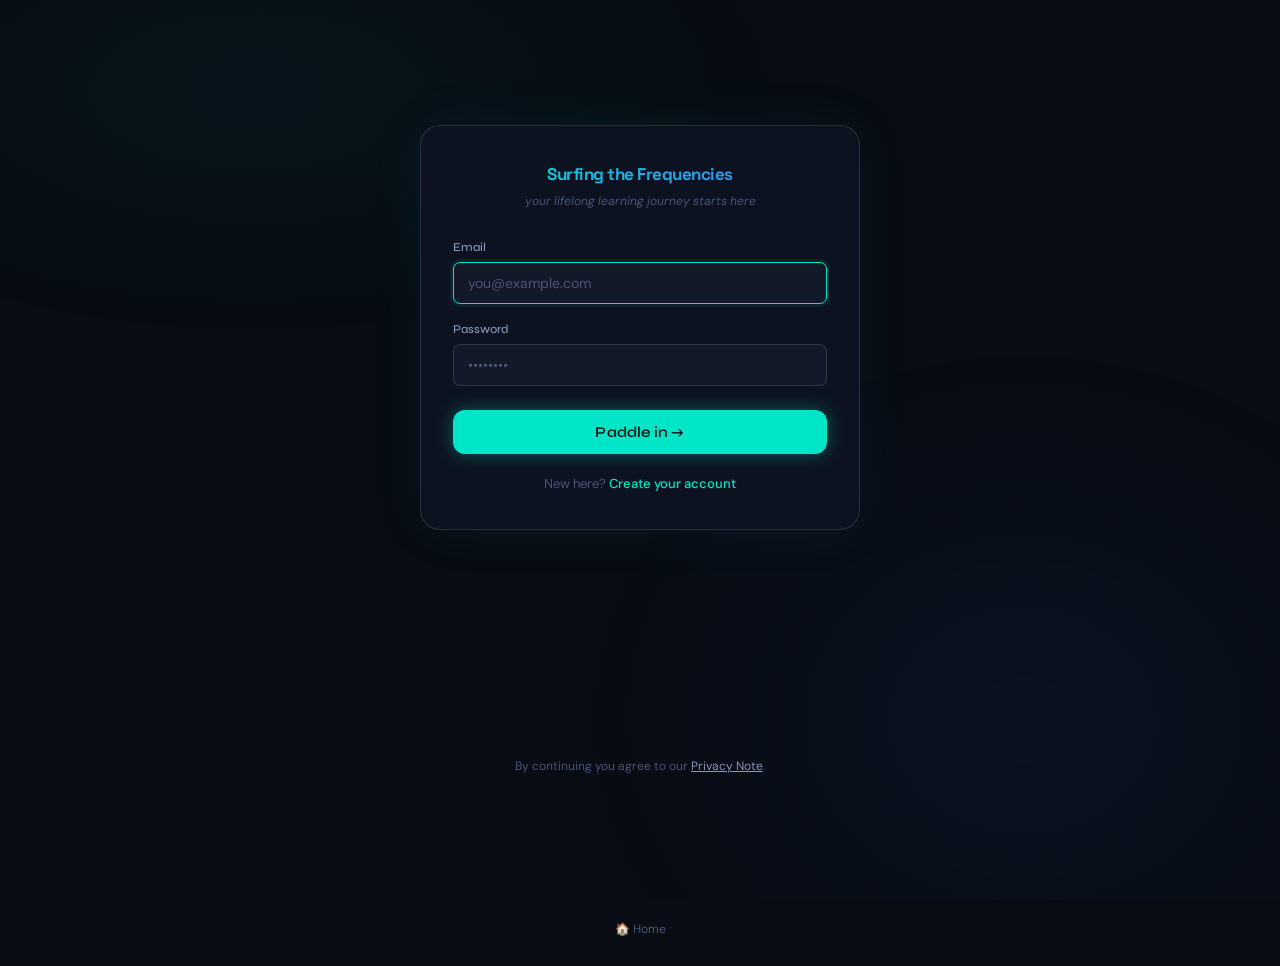
<file: frontend/app.html>
<!DOCTYPE html>
<html lang="en">
<head>
<meta charset="UTF-8"/>
<meta name="viewport" content="width=device-width, initial-scale=1.0"/>
<meta name="description" content="Surfing the Frequencies, a free lifelong learning platform for every human on earth"/>
<meta name="theme-color" content="#080C14"/>
<title>Surfing the Frequencies</title>

<!-- Favicon, inline SVG wave, no separate file needed -->
<link rel="icon" type="image/png" href="/icons/icon-192.png"/>

<!-- PWA, installable app shell (added 2026-08-19). manifest.json + icons/
     live in frontend/; sw.js registered below. See sw.js's own header
     comment for caching strategy and how CACHE_NAME versioning ties into
     scripts/bump_asset_versions.sh. -->
<link rel="manifest" href="/manifest.json"/>
<link rel="apple-touch-icon" href="/icons/apple-touch-icon.png"/>

<!-- Fonts -->
<link rel="preconnect" href="https://fonts.googleapis.com">
<link href="https://fonts.googleapis.com/css2?family=Space+Grotesk:wght@400;700;900&family=Syne:wght@400;600;700;800&family=DM+Sans:ital,wght@0,300;0,400;0,500;1,300&display=swap" rel="stylesheet">

<!-- Styles -->
<!-- Cache-busting: bump ASSET_VERSION below on every deploy that touches
     app.css/app.js. Without it, browsers can hold a long-lived cached copy
     of these files and a plain reload won't fetch the new version, only a
     hard-refresh or incognito window would show the change (confirmed
     2026-07-19, P12 follow-up). Query-string versioning forces a fresh
     fetch on any version bump regardless of nginx cache headers. -->
<link rel="stylesheet" href="app.css?v=1948000992">
</head>
<body>

<!-- ============================================================
     Surfing the Frequencies, build.onehouse.top

     Platform architecture:
       index.html, shell (this file)
       app.css, styles (external, cached separately)
       app.js, logic  (external, cached separately)

     Portals:
       /, Learner portal (Agora, Academy, Mouseion, Peripatos)
       /org, Organization portal
       /contribute, Community LECKO contribution
       /admin, Admin portal
       /polis, The Polis (referenda, bioregions, civic)

     Backend:
       FastAPI on port 8000 (proxied via nginx at /api/*)
       MariaDB, schema in /var/www/freqlearn/schema.sql

     To update: edit app.js or app.css and upload, then bump ASSET_VERSION
     (the ?v=... query string on both tags below) so browsers don't serve a
     stale cached copy on a plain reload, see P12 follow-up, 2026-07-19.
     No build step required, nginx serves static files directly.

     i18n (2026-07-21): translated strings live in lang/<code>.json (one file
     per language, en/fr/es/vi/zh/ar/de/ru), fetched lazily by app.js only
     when a learner's UI language isn't English, see ensureLanguageLoaded()
     in app.js. If you edit any file under lang/, bump LANG_ASSET_VERSION at
     the top of app.js (separate from ASSET_VERSION here, since app.html
     never references the lang/ files directly).
============================================================ -->

<div id="root"></div>

<script src="app.js?v=2509440538"></script>

<!-- Service worker registration, see sw.js header comment for strategy.
     Kept as a tiny inline script (not folded into app.js) so it registers
     even if app.js itself ever fails to parse/execute. Dispatches a
     'lmbok:sw-update-ready' event on the new-version-waiting case; app.js
     listens for it to show the non-disruptive "update available" banner
     rather than force-reloading mid-session (2026-08-19 decision, see
     PROJECT.md). -->
<script>
if ('serviceWorker' in navigator) {
  window.addEventListener('load', function () {
    navigator.serviceWorker.register('/sw.js').then(function (reg) {
      reg.addEventListener('updatefound', function () {
        var installing = reg.installing;
        if (!installing) return;
        installing.addEventListener('statechange', function () {
          // navigator.serviceWorker.controller only exists once a worker has
          // already taken control on a prior visit -- that's what
          // distinguishes "an update is available" from "this is the very
          // first install," which needs no banner at all.
          if (installing.state === 'installed' && navigator.serviceWorker.controller) {
            showUpdateBanner(reg);
          }
        });
      });
    }).catch(function (err) {
      console.warn('LMBoK service worker registration failed:', err);
    });

    // Once the new worker activates (after the banner's Refresh is
    // clicked), reload once to pick up the fresh assets it now controls.
    var reloaded = false;
    navigator.serviceWorker.addEventListener('controllerchange', function () {
      if (reloaded) return;
      reloaded = true;
      window.location.reload();
    });
  });
}

// Small, self-contained banner -- deliberately not routed through app.js's
// own render pipeline (which uses a state-driven pattern specifically to
// avoid modal re-renders wiping DOM patches, per P40) so a service-worker
// update can never collide with it. Silent-but-non-disruptive by design:
// LMBoK's userbase is often on flaky connections, so nothing here forces
// a reload mid-session -- it just offers one.
function showUpdateBanner(reg) {
  if (document.getElementById('lmbok-sw-update-banner')) return;
  var bar = document.createElement('div');
  bar.id = 'lmbok-sw-update-banner';
  bar.style.cssText = 'position:fixed;left:0;right:0;bottom:0;z-index:99999;' +
    'background:#0D1220;color:#E8EDF8;border-top:1px solid rgba(255,255,255,0.12);' +
    'font-family:"DM Sans",sans-serif;font-size:13px;padding:12px 16px;' +
    'display:flex;align-items:center;justify-content:center;gap:14px;flex-wrap:wrap;' +
    'box-shadow:0 -4px 20px rgba(0,0,0,0.3);';
  bar.innerHTML =
    '<span>A new version of LMBoK is ready.</span>' +
    '<button type="button" id="lmbok-sw-update-btn" style="background:#00E5C8;color:#080C14;' +
    'border:none;border-radius:7px;padding:7px 16px;font-weight:700;cursor:pointer;font-size:13px;">Refresh</button>' +
    '<button type="button" id="lmbok-sw-update-dismiss" style="background:transparent;color:#8B96B8;' +
    'border:none;cursor:pointer;font-size:13px;text-decoration:underline;">Later</button>';
  document.body.appendChild(bar);

  document.getElementById('lmbok-sw-update-btn').addEventListener('click', function () {
    if (reg.waiting) reg.waiting.postMessage({ type: 'SKIP_WAITING' });
  });
  document.getElementById('lmbok-sw-update-dismiss').addEventListener('click', function () {
    bar.remove();
  });
}
</script>

</body>
</html>
</file>
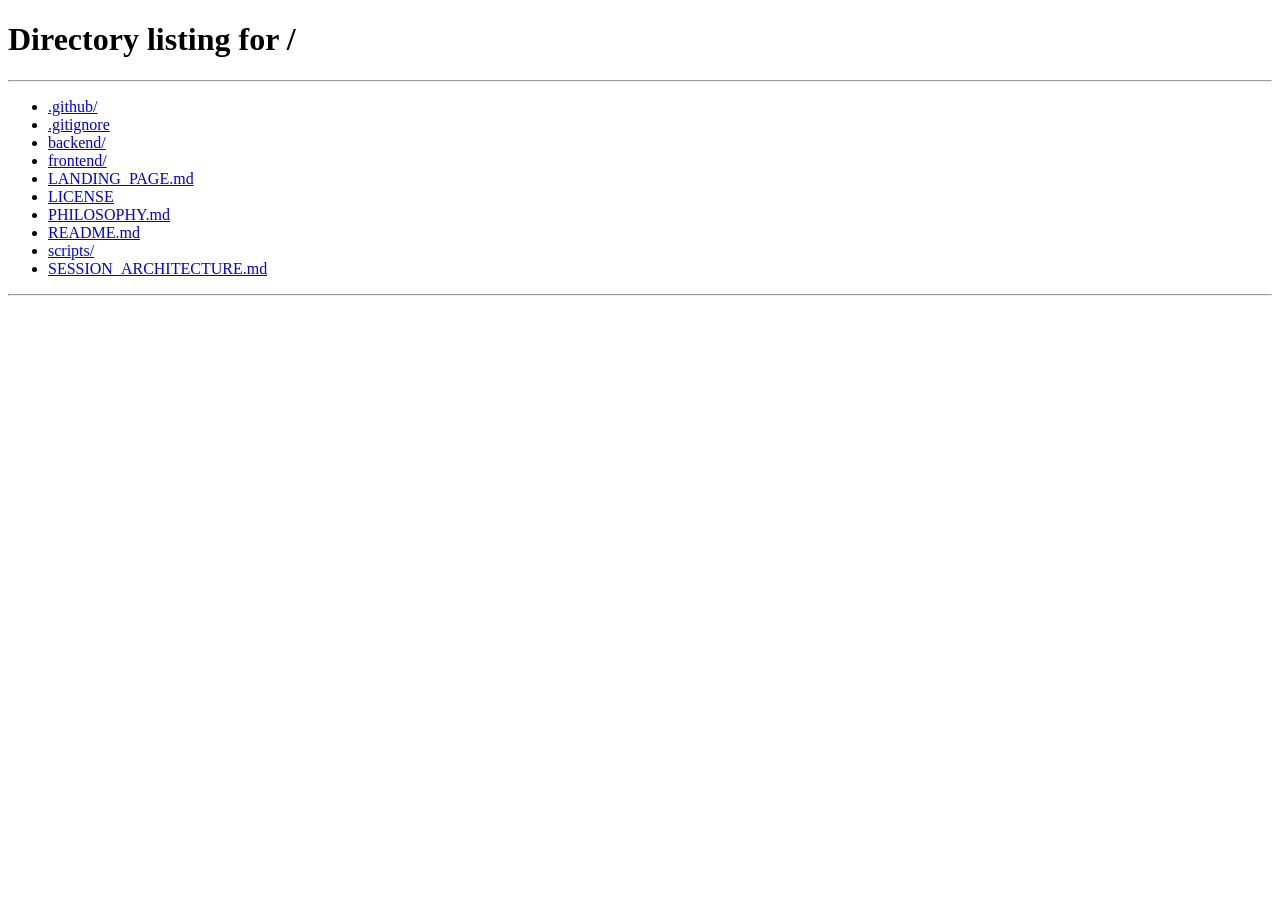
<file: frontend/polis.html>
<!DOCTYPE html>
<html lang="en">
<head>
<meta charset="UTF-8"/>
<meta name="viewport" content="width=device-width,initial-scale=1.0"/>
<title>The Polis, Surfing the Frequencies</title>
<link rel="icon" type="image/png" href="/icons/icon-192.png"/>
<link rel="manifest" href="/manifest.json"/>
<link rel="apple-touch-icon" href="/icons/apple-touch-icon.png"/>
<link rel="preconnect" href="https://fonts.googleapis.com">
<link rel="preconnect" href="https://fonts.gstatic.com" crossorigin>
<link rel="stylesheet" href="https://fonts.googleapis.com/css2?family=Syne:wght@400;600;700;800&family=DM+Sans:ital,opsz,wght@0,9..40,300;0,9..40,400;0,9..40,500;0,9..40,600;1,9..40,300;1,9..40,400&display=swap">
<link rel="stylesheet" href="app.css?v=1948000992">
</head>
<body class="page-polis">

<nav class="nav">
  <div class="logo">Surfing the Frequencies</div>
  <span style="font-size:12px;color:var(--polis);font-weight:600;background:var(--polis-dim);padding:4px 12px;border-radius:20px;">The Polis</span>
  <a href="/app.html" class="nav-back">← Agora</a>
  <a href="/?src=nav" class="nav-back" style="margin-left:6px">🏠 Home</a>
</nav>

<div class="hero">
  <div class="polis-badge">CIVIC SPACE</div>
  <h1>The Polis</h1>
  <p>A space for reasoned civic participation, not social media, not a comment section. Every voice here has earned its place through learning.</p>
  <p style="font-size:12px;color:var(--text3)">Inspired by the Athenian Ecclesia and the Stoic vision of a cosmopolis, one human community, nested inside local ones.</p>
</div>

<div class="container" id="main-container" style="display:none">

  <!-- Tabs -->
  <div class="tabs">
    <div class="tab active" onclick="switchTab('referenda')">🗳 Referenda</div>
    <div class="tab"        onclick="switchTab('proposals')">💡 Proposals</div>
    <div class="tab"        onclick="switchTab('propose')">✍ Submit a proposal</div>
  </div>

  <!-- Referenda tab -->
  <div id="tab-referenda">
    <div id="ref-list"><div class="empty"><div>🏛</div>Loading referenda…</div></div>
  </div>

  <!-- Proposals tab -->
  <div id="tab-proposals" style="display:none">
    <div id="prop-list"><div class="empty"><div>💡</div>Loading proposals…</div></div>
  </div>

  <!-- Submit proposal tab, rendered dynamically by renderProposeTab() -->
  <div id="tab-propose" style="display:none">
    <div id="propose-tab-body"></div>
  </div>

</div>

<!-- Gate (shown only if no token, redirects to home in JS) -->
<div id="gate-container" style="display:none">
  <div style="max-width:480px;margin:0 auto 40px;background:var(--bg2);border:1px solid rgba(123,94,167,0.3);border-radius:var(--r-lg);padding:36px;text-align:center;">
    <div style="font-size:40px;margin-bottom:16px">🌳</div>
    <h2 style="font-family:var(--font-display);font-size:22px;margin-bottom:12px">The Polis opens with practice</h2>
    <p id="gate-body" style="color:var(--text2);font-size:14px;line-height:1.8;margin-bottom:24px">
      Sign in to read the Polis. Participation unlocks at 🌳 Grove stage, earned through broad learning across multiple arts.
    </p>
    <a href="/app.html" class="btn btn-polis">Return to Agora →</a>
  </div>
</div>

<div class="toast" id="toast"></div>

<script>
var API = '/api';
var currentRef = null;

// Access/refresh tokens live in httpOnly cookies now (P-SEC1, 2026-07-16),
// nothing to read from localStorage. fl_learner (set by app.js on login) is
// just a display-info cache, used here only to gate the page before we've
// made a network call.
function getCookie(name) {
  var m = document.cookie.match('(?:^|; )' + name + '=([^;]*)');
  return m ? decodeURIComponent(m[1]) : null;
}
function isLoggedIn() {
  try { return !!localStorage.getItem('fl_learner'); } catch(e) { return false; }
}

function hdr(method) {
  var h = {'Content-Type':'application/json'};
  if (method && method !== 'GET') {
    var csrf = getCookie('fl_csrf');
    if (csrf) h['X-CSRF-Token'] = csrf;
  }
  return h;
}

async function req(method, path, body) {
  var opts = {method:method, credentials:'same-origin', headers:hdr(method)};
  if (body) opts.body = JSON.stringify(body);
  var r = await fetch(API + path, opts);
  if (r.status === 401) { window.location.href = '/'; return null; }
  if (!r.ok) { var e = await r.json().catch(()=>({detail:'Error'})); throw new Error(e.detail||'Request failed'); }
  return r.json();
}

function showToast(msg, isErr) {
  var t = document.getElementById('toast');
  t.textContent = msg;
  t.style.background = isErr ? 'var(--coral)' : 'var(--polis)';
  t.classList.add('show');
  setTimeout(function(){ t.classList.remove('show'); }, 2800);
}

function esc(s) {
  return String(s||'').replace(/&/g,'&amp;').replace(/</g,'&lt;').replace(/>/g,'&gt;').replace(/"/g,'&quot;');
}

function timeAgo(iso) {
  if (!iso) return '';
  var d = Math.floor((Date.now() - new Date(iso)) / 86400000);
  if (d === 0) return 'Today';
  if (d === 1) return 'Yesterday';
  return d + ' days ago';
}

// ── Gate check ────────────────────────────────────────────────
// All logged-in learners can VIEW. Grove+ can participate (vote/comment/propose).
var _canParticipate = false;
var _accessData = null;

// Scopes the current learner can access based on Avatar stage
function _accessibleScopes() {
  if (!_accessData) return [];
  var key = _accessData.key;
  if (key === 'ecosystem')              return ['local','regional','global'];
  if (key === 'forest')                 return ['local','regional'];
  if (key === 'grove')                  return ['local'];
  return []; // Seed/Sprout/Sapling, read-only, no scope
}

// Is a given item's scope within the learner's access?
function _scopeAllowed(scope) {
  return _accessibleScopes().indexOf(scope || 'local') !== -1;
}

async function checkGate() {
  if (!isLoggedIn()) { window.location.href = '/'; return; }
  try {
    var access = await req('GET', '/polis/my-access');
    _accessData = access;
    _canParticipate = !!(access && access.can_access_polis);
  } catch(e) {
    _canParticipate = false;
  }
  // Grab display_name for optimistic comment rendering
  try {
    var me = await req('GET', '/learners/me');
    window._myName = me.display_name || me.name || 'You';
  } catch(e) { window._myName = 'You'; }

  // Always show content, reading is open to all logged-in learners
  document.getElementById('main-container').style.display = '';
  loadReferenda();

  // Show participation nudge for pre-Grove; all tabs remain visible
  if (!_canParticipate && _accessData) showParticipationNudge(_accessData);

  // Pre-render propose tab so it's ready when user clicks it
  renderProposeTab();
}

function showParticipationNudge(access) {
  var icon       = access.icon       || '🫘';
  var stage      = access.label      || 'Seed';
  // Gate is now per-Art, not XP/breadth: every one of the 15 Arts must
  // reach a score threshold, so the gap is how far the weakest Art is
  // from the next stage's threshold.
  var gapText = '';
  if (access.next_stage) {
    var weakestPct = Math.round((access.min_art_score || 0) * 100);
    var neededPct  = Math.round(access.next_stage.min_art_score * 100);
    gapText = ' (your weakest Art is at ' + weakestPct + '%, every Art needs '
      + neededPct + '% to reach ' + access.next_stage.icon + ' ' + access.next_stage.label + ')';
  }

  var nudge = document.createElement('div');
  nudge.id  = 'participation-nudge';
  nudge.style.cssText = 'background:var(--bg2);border:1px solid rgba(123,94,167,0.25);'
    + 'border-radius:var(--r);padding:14px 18px;margin-bottom:22px;'
    + 'display:flex;align-items:center;gap:14px;';
  nudge.innerHTML =
    '<div style="font-size:26px;flex-shrink:0">' + icon + '</div>'
    + '<div style="flex:1">'
    + '<div style="font-size:11px;font-weight:700;color:var(--polis);letter-spacing:.8px;margin-bottom:3px">OBSERVER MODE</div>'
    + '<div style="font-size:13px;color:var(--text2);line-height:1.6">'
    + 'You are <strong style="color:var(--text)">' + icon + ' ' + stage + '</strong>. '
    + 'Read and reflect freely, participation unlocks at 🌳 Grove' + gapText + '.'
    + '</div></div>';

  var container = document.getElementById('main-container');
  container.insertBefore(nudge, container.firstChild);
}

// ── Tabs ──────────────────────────────────────────────────────
function switchTab(name) {
  ['referenda','proposals','propose'].forEach(function(t) {
    document.getElementById('tab-'+t).style.display = t===name ? '' : 'none';
    document.querySelectorAll('.tab').forEach(function(el,i){
      var names = ['referenda','proposals','propose'];
      el.className = 'tab' + (names[i]===name?' active':'');
    });
  });
  if (name === 'proposals') loadProposals();
  if (name === 'propose')   renderProposeTab();
}

// ── Referenda ─────────────────────────────────────────────────
async function loadReferenda() {
  try {
    var refs = await req('GET', '/polis/referenda');
    renderReferenda(refs);
  } catch(e) {
    document.getElementById('ref-list').innerHTML = '<div class="empty"><div>🏛</div>Could not load referenda.</div>';
  }
}

function renderReferenda(refs) {
  if (!refs || !refs.length) {
    document.getElementById('ref-list').innerHTML = '<div class="empty"><div>🏛</div>No open referenda yet.</div>';
    return;
  }
  document.getElementById('ref-list').innerHTML = refs.map(function(r) {
    var total = r.total_votes || 1;
    var sp = Math.round((r.support_count/total)*100);
    var op = Math.round((r.oppose_count/total)*100);
    var ab = Math.round((r.abstain_count/total)*100);
    var scopeClass = 'scope-'+(r.scope||'local');
    return '<div class="ref-card" id="ref-'+r.id+'">'
      + '<div class="scope '+scopeClass+'" data-refscope="'+r.id+'" data-scope="'+(r.scope||'local')+'">'+((r.scope||'local').toUpperCase())+(r.bioregion?' · '+esc(r.bioregion):'')+'</div>'
      + '<h3>'+esc(r.title)+'</h3>'
      + '<p>'+esc(r.description||'')+'</p>'
      + '<div class="vote-bar"><div class="vote-bar-s" style="width:'+sp+'%"></div><div class="vote-bar-o" style="width:'+op+'%"></div><div class="vote-bar-a" style="width:'+ab+'%"></div></div>'
      + '<div class="vote-counts">'
      + '<span style="color:var(--wave)">✓ '+r.support_count+' support</span>'
      + '<span style="color:var(--coral)">✗ '+r.oppose_count+' oppose</span>'
      + '<span>~ '+r.abstain_count+' abstain</span>'
      + '<span style="margin-left:auto">'+r.total_votes+' votes total</span>'
      + '</div>'
      + '<div class="vote-btns">'
      + (_scopeAllowed(r.scope)
          ? ['support','oppose','abstain'].map(function(pos) {
              var labels = {support:'✓ Support',oppose:'✗ Oppose',abstain:'~ Abstain'};
              var voted = r.my_vote === pos ? ' voted-'+pos : '';
              return '<button class="vbtn'+voted+'" data-pos="'+pos+'" onclick="vote('+r.id+',\''+pos+'\')">'+labels[pos]+'</button>';
            }).join('')
          : '<span style="font-size:12px;color:var(--text3);font-style:italic">'
            + (_canParticipate
                ? '🌲 Forest stage unlocks regional voting'
                : '🌳 Grove stage unlocks voting')
            + '</span>'
        )
      + '<button class="vbtn" style="margin-left:auto" onclick="toggleDisc('+r.id+')">💬 Discuss</button>'
      + '</div>'
      + '<div class="disc-panel" id="disc-'+r.id+'"></div>'
      + '</div>';
  }).join('');
}

async function vote(refId, position) {
  try {
    var reasoning = null;
    if (position !== 'abstain') {
      var _raw = prompt('Optional: share your reasoning (leave blank to skip)');
      if (_raw === null) return;   // Cancel = do not cast vote
      reasoning = _raw || null;   // empty string → null (no reasoning stored)
    }
    await req('POST', '/polis/referenda/'+refId+'/vote', {position:position, reasoning:reasoning});
    showToast('Vote recorded, thank you.');
    loadReferenda();
  } catch(e) { showToast(e.message, true); }
}

// Track reply state per referendum: { refId: {id, name} | null }
var _replyTarget = {};

async function toggleDisc(refId) {
  var panel = document.getElementById('disc-'+refId);
  if (panel.classList.contains('open')) { panel.classList.remove('open'); _replyTarget[refId] = null; return; }
  panel.classList.add('open');
  await loadDisc(refId);
}

async function loadDisc(refId) {
  var panel = document.getElementById('disc-'+refId);
  panel.innerHTML = '<div style="color:var(--text3);font-size:13px">Loading discussion…</div>';
  try {
    var comments = await req('GET', '/polis/referenda/'+refId+'/discussion');
    var refScope  = document.querySelector('[data-refscope="'+refId+'"]');
    var scope     = refScope ? refScope.dataset.scope : 'local';
    var canComment = _scopeAllowed(scope);
    renderDisc(refId, comments, canComment);
  } catch(e) {
    panel.innerHTML = '<div style="color:var(--coral);font-size:13px">'+e.message+'</div>';
  }
}

function renderDisc(refId, comments, canComment) {
  var panel = document.getElementById('disc-'+refId);

  // Build parent→children map for threading
  var roots = [], children = {};
  (comments || []).forEach(function(c) {
    if (c.parent_id) {
      if (!children[c.parent_id]) children[c.parent_id] = [];
      children[c.parent_id].push(c);
    } else {
      roots.push(c);
    }
  });

  function renderComment(c, isReply) {
    var upvoteHtml = canComment
      ? '<button class="upvote-btn" id="uv-'+c.id+'" onclick="upvoteComment('+refId+','+c.id+')">▲ '+c.upvotes+'</button>'
      : '<span style="font-size:11px;color:var(--text3)">▲ '+c.upvotes+'</span>';
    var replyHtml = canComment && !isReply
      ? '<button class="reply-btn" onclick="setReply('+refId+','+c.id+',\''+esc(c.display_name||'Learner')+'\')">↩ Reply</button>'
      : '';
    var html = '<div class="comment'+(isReply?' comment-reply':'')+'" id="cm-'+c.id+'">'
      + '<div class="comment-meta">'+(c.phase_icon||'🌊')+' <strong style="color:var(--text2)">'+esc(c.display_name||'Learner')+'</strong> · '+timeAgo(c.created_at)+'</div>'
      + '<div class="comment-body">'+esc(c.body)+'</div>'
      + '<div class="comment-actions">'+upvoteHtml+replyHtml+'</div>'
      + '</div>';
    // Render children (one level deep)
    if (children[c.id]) {
      children[c.id].forEach(function(child){ html += renderComment(child, true); });
    }
    return html;
  }

  var html = '';
  if (!comments || !comments.length) {
    html = '<div style="color:var(--text3);font-size:13px;padding:8px 0">No comments yet, be the first to share your reasoning.</div>';
  } else {
    roots.forEach(function(c){ html += renderComment(c, false); });
  }

  if (canComment) {
    html += '<div id="reply-label-'+refId+'" class="reply-to-label" style="display:none">'
      + '<span id="reply-label-text-'+refId+'"></span>'
      + '<span class="reply-cancel" onclick="clearReply('+refId+')">✕ Cancel reply</span>'
      + '</div>'
      + '<textarea class="comment-input" id="ci-'+refId+'" placeholder="Share your reasoning…"></textarea>'
      + '<div style="text-align:right;margin-top:8px">'
      + '<button class="btn btn-polis btn-sm" onclick="postComment('+refId+')">Post</button>'
      + '</div>';
  } else {
    html += '<div style="font-size:12px;color:var(--text3);font-style:italic;padding:10px 0">'
      + (_canParticipate ? '🌲 Forest stage unlocks regional discussions' : '🌳 Grove stage unlocks commenting')
      + '</div>';
  }

  panel.innerHTML = html;
}

function setReply(refId, commentId, displayName) {
  _replyTarget[refId] = {id: commentId, name: displayName};
  var label = document.getElementById('reply-label-'+refId);
  var labelText = document.getElementById('reply-label-text-'+refId);
  if (label) label.style.display = 'flex';
  if (labelText) labelText.textContent = '↩ Replying to ' + displayName;
  var ta = document.getElementById('ci-'+refId);
  if (ta) { ta.focus(); ta.placeholder = 'Replying to ' + displayName + '…'; }
}

function clearReply(refId) {
  _replyTarget[refId] = null;
  var label = document.getElementById('reply-label-'+refId);
  if (label) label.style.display = 'none';
  var ta = document.getElementById('ci-'+refId);
  if (ta) { ta.placeholder = 'Share your reasoning…'; }
}

async function postComment(refId) {
  var ta   = document.getElementById('ci-'+refId);
  var body = (ta||{}).value || '';
  if (!body.trim()) return;

  var reply   = _replyTarget[refId] || null;
  var parentId = reply ? reply.id : null;

  // Optimistic: append to DOM immediately
  var panel    = document.getElementById('disc-'+refId);
  var tempId   = 'tmp-'+Date.now();
  var learnerName = (window._myName || 'You');
  var tempHtml = '<div class="comment'+(parentId?' comment-reply':'')+'" id="'+tempId+'">'
    + '<div class="comment-meta">🌊 <strong style="color:var(--text2)">'+esc(learnerName)+'</strong> · Just now</div>'
    + '<div class="comment-body">'+esc(body.trim())+'</div>'
    + '<div class="comment-actions"><span style="font-size:11px;color:var(--text3)">▲ 0</span></div>'
    + '</div>';

  // Insert before the reply label / textarea block
  var replyLabel = document.getElementById('reply-label-'+refId);
  if (replyLabel) {
    replyLabel.insertAdjacentHTML('beforebegin', tempHtml);
  } else {
    panel.insertAdjacentHTML('beforeend', tempHtml);
  }

  // Clear input and reply state immediately
  if (ta) { ta.value = ''; ta.placeholder = 'Share your reasoning…'; }
  clearReply(refId);

  try {
    await req('POST', '/polis/referenda/'+refId+'/discussion', {body: body.trim(), parent_id: parentId});
    // Replace temp with real data on next load, not critical, stays until panel reopened
  } catch(e) {
    showToast(e.message, true);
    // Remove optimistic node on failure
    var tmp = document.getElementById(tempId);
    if (tmp) tmp.remove();
  }
}

async function upvoteComment(refId, commentId) {
  try {
    var r = await req('POST', '/polis/referenda/'+refId+'/discussion/'+commentId+'/upvote');
    var btn = document.getElementById('uv-'+commentId);
    if (btn) { btn.textContent = '▲ '+r.upvotes; btn.classList.add('upvoted'); }
  } catch(e) { showToast(e.message, true); }
}

// ── Proposals ─────────────────────────────────────────────────
async function loadProposals() {
  try {
    var props = await req('GET', '/polis/proposals');
    var list  = document.getElementById('prop-list');
    if (!props || !props.length) {
      list.innerHTML = '<div class="empty"><div>💡</div>No proposals yet, submit the first one.'
        + '<br><a href="https://onehouse.top/index.php?title=THE_BLUEPRINT" target="_blank" rel="noopener" '
        + 'style="font-size:12px;color:var(--wave);margin-top:8px;display:inline-block">📖 Read The Blueprint →</a></div>';
      return;
    }
    list.innerHTML = props.map(function(p){
      var scopeClass = 'scope-'+(p.scope||'local');
      return '<div class="prop-card">'
        + '<div class="prop-body">'
        + '<div class="scope '+scopeClass+'" style="margin-bottom:6px">'+((p.scope||'').toUpperCase())+'</div>'
        + '<h4>'+esc(p.title)+'</h4>'
        + (p.description?'<p>'+esc(p.description.slice(0,140))+(p.description.length>140?'…':'')+'</p>':'')
        + '<div style="font-size:11px;color:var(--text3);margin-top:7px">'+(p.phase_icon||'🌊')+' '+esc(p.display_name||'Learner')+'</div>'
        + '</div>'
        + '<div style="text-align:center;flex-shrink:0">'
        + (_scopeAllowed(p.scope)
            ? '<button class="support-btn'+(p.i_support?' supported':'')+'" onclick="supportProp('+p.id+',this)">'              + (p.i_support?'✓ ':'▲ ')+p.support_count+'</button>'
            : '<div style="font-size:12px;color:var(--text3);text-align:center">▲ '+p.support_count              +'<div style="font-size:10px;margin-top:2px;font-style:italic">'              +(_canParticipate?'🌲 Forest+':'🌳 Grove+')+'</div></div>'
          )
        + '</div>'
        + '</div>';
    }).join('');
  } catch(e) {
    document.getElementById('prop-list').innerHTML = '<div class="empty"><div>💡</div>Could not load proposals.</div>';
  }
}

async function supportProp(id, btn) {
  try {
    var r = await req('POST', '/polis/proposals/'+id+'/support');
    btn.className = 'support-btn'+(r.supported?' supported':'');
    loadProposals();
  } catch(e) { showToast(e.message, true); }
}

function renderProposeTab() {
  var body = document.getElementById('propose-tab-body');
  if (!body) return;
  var scopes = _accessibleScopes();

  if (scopes.length === 0) {
    // Pre-Grove: aspirational gate, show what's coming, not a wall
    var a = _accessData || {};
    var icon       = a.icon || '🫘';
    var stage      = a.label || 'Seed';
    // Gate is per-Art: every one of the 15 Arts must reach 0.40 to reach
    // Grove. 0.40 mirrors the 'grove' threshold in AVATAR_STAGES
    // (utils.py) / computeAvatarStage (app.js), keep in sync.
    var GROVE_THRESHOLD = 0.40;
    var weakestPct = Math.round((a.min_art_score || 0) * 100);
    var gaps = [];
    if ((a.min_art_score || 0) < GROVE_THRESHOLD) {
      gaps.push('<strong style="color:var(--wave)">Your weakest Art is at ' + weakestPct
        + '%</strong>, every one of the 15 Arts needs to reach '
        + Math.round(GROVE_THRESHOLD * 100) + '%');
    }

    body.innerHTML =
      '<div class="card" style="text-align:center;padding:32px 24px">'
      + '<div style="font-size:44px;margin-bottom:16px">🌳</div>'
      + '<div style="font-family:var(--font-display);font-size:18px;font-weight:700;margin-bottom:10px">Your voice is growing</div>'
      + '<p style="color:var(--text2);font-size:14px;line-height:1.8;margin-bottom:20px">'
      + 'You are <strong style="color:var(--text)">' + icon + ' ' + stage + '</strong>. '
      + 'Proposal submission opens at 🌳 <strong>Grove</strong>, the first stage of civic maturity.<br><br>'
      + 'Grove members can submit <strong>local</strong> proposals rooted in their bioregion.<br>'
      + '🌲 Forest members unlock <strong>regional</strong> proposals spanning watersheds.<br>'
      + '🌍 Ecosystem members contribute to <strong>global</strong> civic dialogue.'
      + '</p>'
      + (gaps.length
          ? '<div style="background:var(--bg3);border:1px solid var(--border);border-radius:var(--r);padding:16px;margin-bottom:20px;text-align:left">'
            + '<div style="font-size:11px;font-weight:700;color:var(--polis);letter-spacing:.8px;margin-bottom:10px">TO REACH GROVE</div>'
            + gaps.map(function(g){ return '▲ ' + g; }).join('<br>')
            + '</div>'
          : '')
      + '<a href="/app.html" class="btn btn-polis">← Keep surfing</a>'
      + '</div>';
    return;
  }

  // Grove+: render form with scope options filtered to accessible scopes
  var scopeLabels = {local:'🌳 Local',regional:'🌲 Regional',global:'🌍 Global'};
  var scopeOptions = scopes.map(function(s) {
    return '<option value="' + s + '">' + scopeLabels[s] + '</option>';
  }).join('');

  body.innerHTML =
    '<div class="card">'
    + '<div style="font-size:11px;font-weight:700;letter-spacing:1.5px;color:var(--polis);text-transform:uppercase;margin-bottom:16px">New proposal</div>'
    + '<div class="form-group">'
    + '<label>What are you proposing?</label>'
    + '<input type="text" id="p-title" placeholder="A clear, actionable civic proposal…" maxlength="200"/>'
    + '</div>'
    + '<div class="form-group">'
    + '<label>Why does this matter to the community?</label>'
    + '<textarea id="p-desc" rows="4" placeholder="Explain the problem, the proposed solution, and the community benefit…"></textarea>'
    + '</div>'
    + '<div class="form-row">'
    + '<div class="form-group"><label>Scope</label>'
    + '<select id="p-scope">' + scopeOptions + '</select></div>'
    + '<div class="form-group"><label>Bioregion (optional)</label>'
    + '<input type="text" id="p-bio" placeholder="e.g. Hanoi, Mekong Delta…"/></div>'
    + '</div>'
    + '<button class="btn btn-polis btn-full" onclick="submitProposal()">Submit proposal</button>'
    + '<p style="font-size:12px;color:var(--text3);margin-top:10px;text-align:center">Proposals with 10+ supporters are considered for conversion into referenda.</p>'
    + '</div>';
}

async function submitProposal() {
  var btn   = document.getElementById('prop-submit-btn');
  var title = (document.getElementById('p-title')||{}).value || '';
  if (!title.trim()) { showToast('Please add a title.', true); return; }
  btn.disabled = true; btn.textContent = 'Submitting…';
  try {
    await req('POST', '/polis/proposals', {
      title:       title.trim(),
      description: document.getElementById('p-desc').value.trim() || null,
      scope:       document.getElementById('p-scope').value,
      bioregion:   document.getElementById('p-bio').value.trim() || null,
    });
    showToast('Proposal submitted, thank you!');
    document.getElementById('p-title').value = '';
    document.getElementById('p-desc').value  = '';
    document.getElementById('p-bio').value   = '';
    switchTab('proposals');
  } catch(e) { showToast(e.message, true); }
  finally { btn.disabled = false; btn.textContent = 'Submit proposal'; }
}

// Boot
checkGate();
</script>

<!-- Service worker registration, see frontend/sw.js header comment. -->
<script>
if ('serviceWorker' in navigator) {
  window.addEventListener('load', function () {
    navigator.serviceWorker.register('/sw.js').catch(function (err) {
      console.warn('LMBoK service worker registration failed:', err);
    });
  });
}
</script>
</body>
</html>
</file>
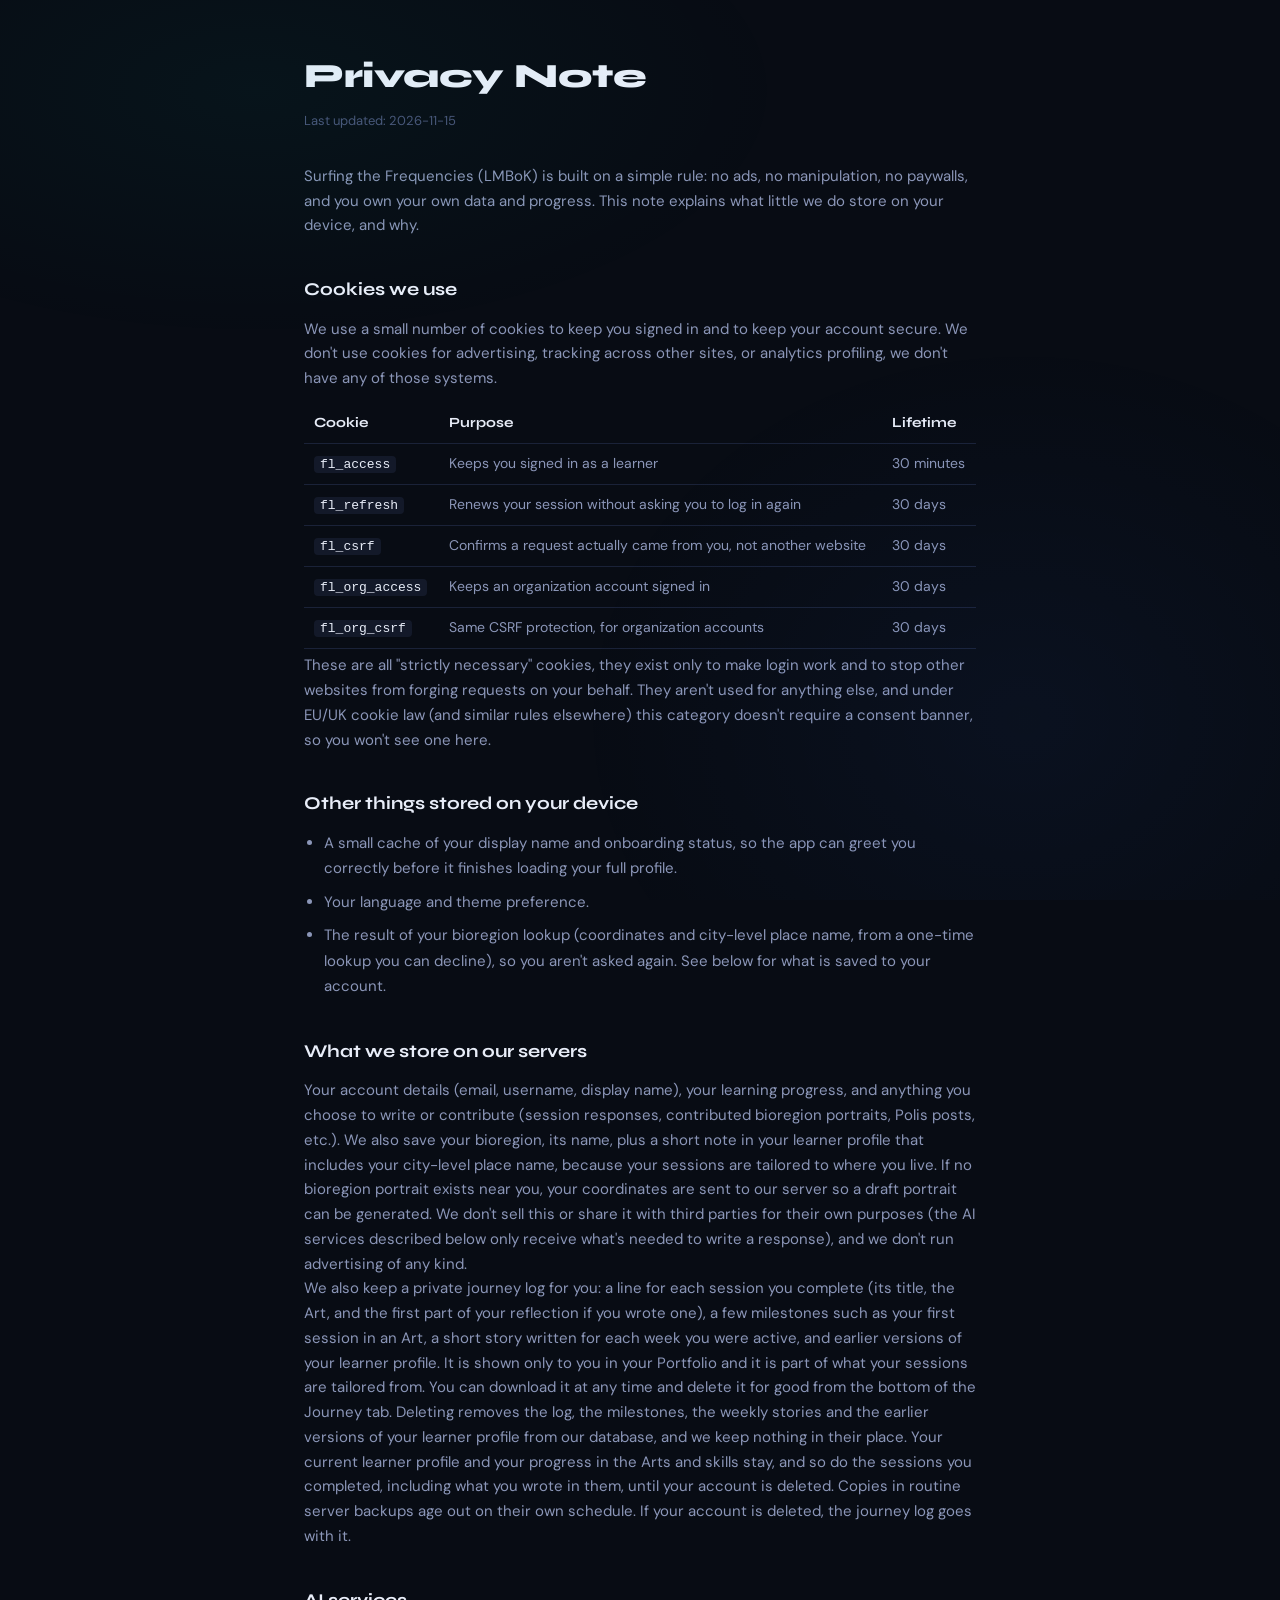
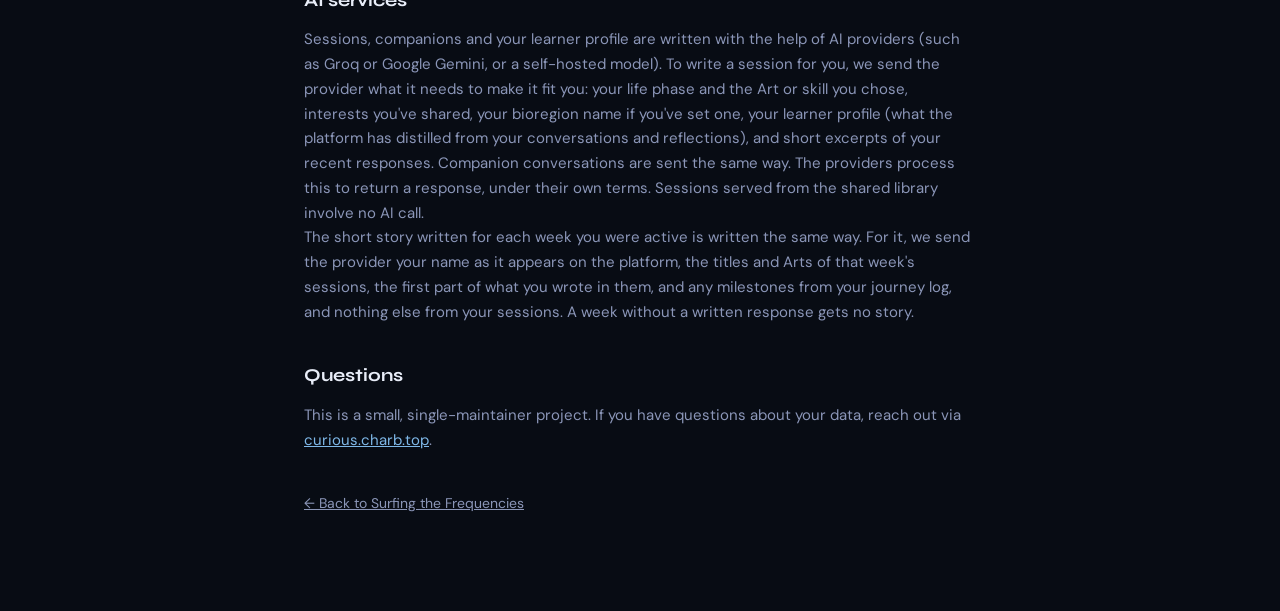
<file: frontend/privacy.html>
<!DOCTYPE html>
<html lang="en">
<head>
<meta charset="UTF-8"/>
<meta name="viewport" content="width=device-width, initial-scale=1.0"/>
<meta name="description" content="Privacy note, Surfing the Frequencies / LMBoK"/>
<title>Privacy Note, Surfing the Frequencies</title>
<link rel="icon" type="image/png" href="/icons/icon-192.png"/>
<link rel="manifest" href="/manifest.json"/>
<link rel="apple-touch-icon" href="/icons/apple-touch-icon.png"/>
<link rel="preconnect" href="https://fonts.googleapis.com">
<link href="https://fonts.googleapis.com/css2?family=Space+Grotesk:wght@400;700;900&family=Syne:wght@400;600;700;800&family=DM+Sans:ital,wght@0,300;0,400;0,500;1,300&display=swap" rel="stylesheet">
<link rel="stylesheet" href="app.css?v=1948000992">
</head>
<body class="page-privacy">
<div class="wrap">
  <h1>Privacy Note</h1>
  <div class="updated">Last updated: 2026-11-15</div>

  <p>Surfing the Frequencies (LMBoK) is built on a simple rule: no ads,
  no manipulation, no paywalls, and you own your own data and progress.
  This note explains what little we do store on your device, and why.</p>

  <h2>Cookies we use</h2>
  <p>We use a small number of cookies to keep you signed in and to keep
  your account secure. We don't use cookies for advertising, tracking
  across other sites, or analytics profiling, we don't have any of those
  systems.</p>
  <table>
    <tr><th>Cookie</th><th>Purpose</th><th>Lifetime</th></tr>
    <tr><td><code>fl_access</code></td><td>Keeps you signed in as a learner</td><td>30 minutes</td></tr>
    <tr><td><code>fl_refresh</code></td><td>Renews your session without asking you to log in again</td><td>30 days</td></tr>
    <tr><td><code>fl_csrf</code></td><td>Confirms a request actually came from you, not another website</td><td>30 days</td></tr>
    <tr><td><code>fl_org_access</code></td><td>Keeps an organization account signed in</td><td>30 days</td></tr>
    <tr><td><code>fl_org_csrf</code></td><td>Same CSRF protection, for organization accounts</td><td>30 days</td></tr>
  </table>
  <p>These are all "strictly necessary" cookies, they exist only to make
  login work and to stop other websites from forging requests on your
  behalf. They aren't used for anything else, and under EU/UK cookie law
  (and similar rules elsewhere) this category doesn't require a consent
  banner, so you won't see one here.</p>

  <h2>Other things stored on your device</h2>
  <ul>
    <li>A small cache of your display name and onboarding status, so the
    app can greet you correctly before it finishes loading your full
    profile.</li>
    <li>Your language and theme preference.</li>
    <li>The result of your bioregion lookup (coordinates and city-level
    place name, from a one-time lookup you can decline), so you aren't asked
    again. See below for what is saved to your account.</li>
  </ul>

  <h2>What we store on our servers</h2>
  <p>Your account details (email, username, display name), your learning
  progress, and anything you choose to write or contribute (session
  responses, contributed bioregion portraits, Polis posts, etc.). We also
  save your bioregion, its name, plus a short note in your learner profile
  that includes your city-level place name, because your sessions are
  tailored to where you live. If no bioregion portrait exists near you, your
  coordinates are sent to our server so a draft portrait can be generated. We don't
  sell this or share it with third parties for their own purposes (the AI
  services described below only receive what's needed to write a response),
  and we don't run advertising of any kind.</p>

  <p>We also keep a private journey log for you: a line for each session you
  complete (its title, the Art, and the first part of your reflection if you
  wrote one), a few milestones such as your first session in an Art, a short
  story written for each week you were active, and earlier versions of your
  learner profile. It is shown only to you in your Portfolio and it is part of
  what your sessions are tailored from. You can download it at any time and
  delete it for good from the bottom of the Journey tab. Deleting removes the
  log, the milestones, the weekly stories and the earlier versions of your
  learner profile from our database, and we keep nothing in their place. Your
  current learner profile and your progress in the Arts and skills stay, and so
  do the sessions you completed, including what you wrote in them, until your
  account is deleted. Copies in routine server backups age out on their own
  schedule. If your account is deleted, the journey log goes with it.</p>

  <h2>AI services</h2>
  <p>Sessions, companions and your learner profile are written with the help
  of AI providers (such as Groq or Google Gemini, or a self-hosted model).
  To write a session for you, we send the provider what it needs to make it
  fit you: your life phase and the Art or skill you chose, interests you've
  shared, your bioregion name if you've set one, your learner profile (what
  the platform has distilled from your conversations and reflections), and
  short excerpts of your recent responses. Companion conversations are sent
  the same way. The providers process this to return a response, under their
  own terms. Sessions served from the shared library involve no AI call.</p>
  <p>The short story written for each week you were active is written the same
  way. For it, we send the provider your name as it appears on the platform,
  the titles and Arts of that week's sessions, the first part of what you
  wrote in them, and any milestones from your journey log, and nothing else
  from your sessions. A week without a written response gets no story.</p>

  <h2>Questions</h2>
  <p>This is a small, single-maintainer project. If you have questions
  about your data, reach out via <a href="https://curious.charb.top">curious.charb.top</a>.</p>

  <a class="back" href="/">← Back to Surfing the Frequencies</a>
</div>

<!-- Service worker registration, see frontend/sw.js header comment. -->
<script>
if ('serviceWorker' in navigator) {
  window.addEventListener('load', function () {
    navigator.serviceWorker.register('/sw.js').catch(function (err) {
      console.warn('LMBoK service worker registration failed:', err);
    });
  });
}
</script>
</body>
</html>
</file>
<file: frontend/app.css>
/* ============================================================
   Surfing the Frequencies, app.css
   Design system: bioluminescent deep ocean meets ancient Greek agora
   Dark-first · responsive · progressive enhancement ready

   SECTIONS:
   1.  CSS Variables (design tokens)
   2.  Base / Reset
   3.  Typography
   4.  Cards
   5.  Buttons
   6.  Pills / Badges
   7.  Navigation (desktop tab bar + mobile hamburger)
   8.  Forms / Auth
   9.  Session / Academy
   10. Onboarding
   11. Dashboard / Agora
   12. Animations
   13. Responsive, tablet (560–860px)
   14. Responsive, mobile (<560px)
   15. Responsive, very small (<400px)
============================================================ */

/* ═══════════════════════════════════════════════════
   SURFING THE FREQUENCIES
   Aesthetic: bioluminescent deep ocean meets ancient
   Greek agora. Dark, alive, purposeful.
   Font: Syne (display) + DM Sans (body)
═══════════════════════════════════════════════════ */
:root {
  --bg:    #080C14;
  --bg2:   #0D1220;
  --bg3:   #131929;
  --bg4:   #1A2238;
  --bg5:   #212D47;
  --card:  #0D1220;
  --border:  rgba(255,255,255,0.06);
  --border2: rgba(255,255,255,0.12);

  --wave:   #00E5C8;
  --wave2:  #00B8A2;
  --wave-dim: rgba(0,229,200,0.10);
  --deep:   #3D7BFF;
  --deep-dim: rgba(61,123,255,0.12);
  --coral:  #FF6B6B;
  --coral-dim: rgba(255,107,107,0.12);
  --gold:   #FFD166;
  --gold-dim: rgba(255,209,102,0.12);
  --foam:   rgba(255,255,255,0.85);

  --text:  #E8EDF8;
  --text2: #8B96B8;
  --text3: #4A5478;

  --font-display: 'Syne', sans-serif;
  --font-body:    'DM Sans', sans-serif;

  --r:    12px;
  --r-sm: 7px;
  --r-lg: 20px;

  --glow-wave: 0 0 30px rgba(0,229,200,0.2);
  --glow-deep: 0 0 30px rgba(61,123,255,0.2);

  --nav-h: 56px;
}
*{box-sizing:border-box;margin:0;padding:0}
body{
  background:var(--bg);
  color:var(--text);
  font-family:var(--font-body);
  font-size:14px;
  line-height:1.5;
  min-height:100vh;
}

/* ── Ambient background ──────────────────────────── */
body::before{
  content:'';
  position:fixed;
  inset:0;
  background:
    radial-gradient(ellipse 60% 40% at 20% 10%, rgba(0,229,200,0.04) 0%, transparent 70%),
    radial-gradient(ellipse 50% 60% at 80% 80%, rgba(61,123,255,0.05) 0%, transparent 70%);
  pointer-events:none;
  z-index:0;
}

/* ── Scrollbar ───────────────────────────────────── */
::-webkit-scrollbar{width:3px}
::-webkit-scrollbar-thumb{background:var(--bg5);border-radius:2px}

/* ── Typography ──────────────────────────────────── */
h1{font-family:var(--font-display);font-size:26px;font-weight:800;letter-spacing:-0.5px}
h2{font-family:var(--font-display);font-size:20px;font-weight:700}
h3{font-family:var(--font-display);font-size:15px;font-weight:600}
h4{font-size:11px;font-weight:500;color:var(--text2);text-transform:uppercase;letter-spacing:1px}
p{color:var(--text2);line-height:1.65}

/* ── Cards ───────────────────────────────────────── */
.card{
  background:var(--bg2);
  border:1px solid var(--border);
  border-radius:var(--r);
  padding:18px 20px;
  position:relative;
  z-index:1;
  transition:border-color .2s;
}
.card:hover{border-color:var(--border2)}
.card-wave{box-shadow:var(--glow-wave);border-color:rgba(0,229,200,0.2)}
.card-deep{box-shadow:var(--glow-deep);border-color:rgba(61,123,255,0.2)}

/* ── Buttons ─────────────────────────────────────── */
.btn{
  display:inline-flex;align-items:center;justify-content:center;gap:7px;
  padding:10px 20px;border-radius:var(--r-sm);
  font-family:var(--font-display);font-size:13px;font-weight:600;
  cursor:pointer;border:none;transition:all .18s;letter-spacing:0.2px;
  min-height:44px; /* touch target */
}
.btn-wave{
  background:var(--wave);color:#031210;
  box-shadow:0 0 20px rgba(0,229,200,0.35);
}
.btn-wave:hover{background:#1FFFD8;box-shadow:0 0 36px rgba(0,229,200,0.55);transform:translateY(-1px)}
.btn-ghost{background:transparent;color:var(--text2);border:1px solid var(--border2)}
.btn-ghost:hover{background:var(--bg3);color:var(--text)}
.btn-deep{background:var(--deep);color:#fff;box-shadow:0 0 20px rgba(61,123,255,0.3)}
.btn-deep:hover{filter:brightness(1.15);transform:translateY(-1px)}
.btn-sm{padding:6px 13px;font-size:12px;min-height:36px}
.btn-lg{padding:13px 28px;font-size:15px;border-radius:var(--r)}
.btn-full{width:100%}
.btn:disabled{opacity:.4;cursor:not-allowed;transform:none}

/* ── Pills ───────────────────────────────────────── */
.pill{display:inline-flex;align-items:center;gap:4px;padding:3px 10px;border-radius:20px;font-size:11px;font-weight:500}
.pw{background:var(--wave-dim);color:var(--wave)}
.pd{background:var(--deep-dim);color:var(--deep)}
.pg{background:rgba(100,200,100,0.12);color:#6DC86D}
.pa{background:var(--gold-dim);color:var(--gold)}
.pc{background:var(--coral-dim);color:var(--coral)}
.pgr{background:var(--bg4);color:var(--text2)}

/* ── Bars ────────────────────────────────────────── */
.bar-bg{background:var(--bg5);border-radius:4px;overflow:hidden}
.bar-f{height:100%;border-radius:4px;transition:width .7s cubic-bezier(.4,0,.2,1)}

/* ── Logo ────────────────────────────────────────── */
.logo{
  font-family:'Space Grotesk','Syne',sans-serif;
  font-size:1.05rem;font-weight:900;
  background:linear-gradient(135deg,#00E5C8,#3D7BFF);
  -webkit-background-clip:text;-webkit-text-fill-color:transparent;
  white-space:nowrap;letter-spacing:-0.5px;
}

/* ══════════════════════════════════════════════════
   NAV, desktop tab bar (default)
   On mobile (<960px) tabs hide; hamburger appears
══════════════════════════════════════════════════ */
.nav{
  position:fixed;top:0;left:0;right:0;z-index:200;
  height:var(--nav-h);
  background:rgba(8,12,20,0.92);
  backdrop-filter:blur(16px);
  border-bottom:1px solid var(--border);
  display:flex;align-items:center;
  padding:0 18px;gap:14px;
}

/* Desktop tab strip, scrollable if needed */
.nav-tabs{
  display:flex;gap:2px;flex:1;
  overflow-x:auto;
  -webkit-overflow-scrolling:touch;
  /* 2026-08-11: was scrollbar-width:none / ::-webkit-scrollbar{display:none}
     -- with 9 tabs now (Ekklesia/Polis added later), this strip regularly
     overflows on laptop-width screens, and hiding the scrollbar removed
     the only cue that more tabs existed off-screen. Reported live by
     Charbel: Ekklesia was invisible with no way to discover it. Swapped
     for a thin, always-visible themed scrollbar instead -- same 3px/--bg5
     convention already used site-wide (see the global ::-webkit-scrollbar
     rule near the top of this file), just applied horizontally here. No
     JS needed; the scrollbar itself now IS the affordance. */
  scrollbar-width:thin;
  scrollbar-color:var(--bg5) transparent;
}
.nav-tabs::-webkit-scrollbar{height:4px}
.nav-tabs::-webkit-scrollbar-thumb{background:var(--bg5);border-radius:2px}
.nav-tabs::-webkit-scrollbar-thumb:hover{background:var(--border2)}
.nav-tab{
  padding:6px 13px;border-radius:var(--r-sm);
  font-family:var(--font-display);font-size:12px;font-weight:600;
  cursor:pointer;color:var(--text3);border:none;background:transparent;
  transition:all .15s;letter-spacing:0.2px;
  flex-shrink:0;white-space:nowrap;
  min-height:36px;
}
.nav-tab:hover{color:var(--text);background:var(--bg3)}
.nav-tab.on{color:var(--wave);background:var(--wave-dim)}
/* Anchor-based nav tabs need explicit flex centering to match button baseline */
a.nav-tab{display:inline-flex;align-items:center;}

/* Avatar circle */
.nav-av{
  width:34px;height:34px;border-radius:50%;
  background:linear-gradient(135deg,var(--wave),var(--deep));
  display:flex;align-items:center;justify-content:center;
  font-family:var(--font-display);font-size:13px;font-weight:700;
  cursor:pointer;color:#031210;
  border:2px solid rgba(0,229,200,0.3);
  transition:box-shadow .2s;flex-shrink:0;
}
.nav-av:hover{box-shadow:var(--glow-wave)}

/* Hamburger button, hidden on desktop */
.nav-burger{
  display:none;
  flex-direction:column;justify-content:center;align-items:center;
  gap:5px;width:40px;height:40px;
  background:transparent;border:1px solid var(--border2);
  border-radius:var(--r-sm);cursor:pointer;flex-shrink:0;
}
.nav-burger span{
  display:block;width:18px;height:2px;
  background:var(--text2);border-radius:2px;
  transition:all .2s;
}
.nav-burger.open span:nth-child(1){transform:translateY(7px) rotate(45deg)}
.nav-burger.open span:nth-child(2){opacity:0}
.nav-burger.open span:nth-child(3){transform:translateY(-7px) rotate(-45deg)}

/* Mobile nav dropdown panel */
.nav-mobile-panel{
  display:none;
  position:fixed;top:var(--nav-h);left:0;right:0;z-index:199;
  background:rgba(8,12,20,0.97);
  backdrop-filter:blur(20px);
  border-bottom:1px solid var(--border2);
  padding:16px;
  box-shadow:0 8px 32px rgba(0,0,0,0.5);
}
.nav-mobile-panel.open{display:block}

/* 2×4 grid of nav items inside dropdown */
.nav-mobile-grid{
  display:grid;
  grid-template-columns:1fr 1fr;
  gap:8px;
  margin-bottom:12px;
}
.nav-mobile-item{
  display:flex;align-items:center;gap:10px;
  padding:12px 14px;border-radius:var(--r);
  font-family:var(--font-display);font-size:13px;font-weight:600;
  cursor:pointer;color:var(--text2);
  border:1px solid var(--border);
  background:var(--bg2);
  transition:all .15s;
  text-decoration:none;
  min-height:48px; /* generous touch target */
}
.nav-mobile-item:hover{color:var(--text);background:var(--bg3);border-color:var(--border2)}
.nav-mobile-item.on{color:var(--wave);background:var(--wave-dim);border-color:rgba(0,229,200,0.3)}
.nav-mobile-item .nav-mobile-icon{font-size:18px;flex-shrink:0}

/* Current view label in mobile nav bar (between logo and burger) */
.nav-current-view{
  display:none;
  font-family:var(--font-display);font-size:12px;font-weight:600;
  color:var(--wave);flex:1;text-align:center;
}

/* ── Page ────────────────────────────────────────── */
.page{padding:72px 22px 40px;max-width:1160px;margin:0 auto;position:relative;z-index:1;width:100%;overflow-x:hidden}
.page-content{padding:72px 22px 40px;max-width:1160px;margin:0 auto;position:relative;z-index:1;width:100%;overflow-x:hidden}

/* ── Auth pages ──────────────────────────────────── */
.auth-wrap{
  min-height:100vh;display:grid;place-items:center;
  padding:20px;position:relative;z-index:1;
}
.auth-tagline{font-size:12px;color:var(--text3);margin-top:4px;font-style:italic}
.form-group{margin-bottom:16px}
.form-label{display:block;font-size:12px;font-weight:500;color:var(--text2);margin-bottom:6px;font-family:var(--font-display)}
.form-input{
  width:100%;padding:11px 14px;border-radius:var(--r-sm);
  border:1px solid var(--border2);
  background:var(--bg3);color:var(--text);
  font-size:14px;font-family:var(--font-body);
  outline:none;transition:border-color .2s,box-shadow .2s;
}
.form-input:focus{border-color:var(--wave);box-shadow:0 0 0 3px rgba(0,229,200,0.08)}
.form-input::placeholder{color:var(--text3)}
.form-error{font-size:12px;color:var(--coral);margin-top:4px;display:none}
.form-error.show{display:block}
.alert-success{background:rgba(0,229,200,0.1);border:1px solid rgba(0,229,200,0.3);color:var(--wave);padding:12px;border-radius:8px;text-align:center}
.alert-info{background:rgba(61,123,255,0.1);border:1px solid rgba(61,123,255,0.3);color:var(--deep);padding:12px;border-radius:8px;text-align:center}
.auth-switch{text-align:center;margin-top:20px;font-size:13px;color:var(--text3)}
.auth-switch a{color:var(--wave);cursor:pointer;text-decoration:none;font-weight:500}
.auth-switch a:hover{text-decoration:underline}

/* ── Stat boxes ──────────────────────────────────── */
.stat-box{background:var(--bg3);border-radius:var(--r-sm);padding:10px 12px;text-align:center;border:1px solid var(--border)}
.stat-v{font-family:var(--font-display);font-size:26px;font-weight:800}
.stat-l{font-size:11px;color:var(--text3);margin-top:2px}

/* ── Streak dots ─────────────────────────────────── */
.s-dot{width:7px;height:7px;border-radius:50%;background:var(--wave);box-shadow:0 0 6px rgba(0,229,200,0.5)}
.s-dot.e{background:var(--bg5);box-shadow:none}

/* ── Phase strip ─────────────────────────────────── */
.phase-strip{display:flex;border-radius:var(--r);overflow:hidden;border:1px solid var(--border);margin-bottom:20px}
.pnode{flex:1;padding:9px 6px;text-align:center;font-size:11px;font-weight:600;color:var(--text3);background:var(--bg2);border-right:1px solid var(--border);transition:all .3s;font-family:var(--font-display);letter-spacing:.3px}
.pnode:last-child{border-right:none}
.pnode.done{background:var(--wave-dim);color:var(--wave)}
.pnode.act{background:var(--deep-dim);color:var(--deep)}

/* ── Tutor ───────────────────────────────────────── */
.tutor-row{display:flex;gap:13px;align-items:flex-start;margin-bottom:18px}
.tutor-icon{width:40px;height:40px;border-radius:50%;flex-shrink:0;background:linear-gradient(135deg,var(--wave),var(--deep));display:flex;align-items:center;justify-content:center;font-size:18px;box-shadow:var(--glow-wave)}
.tutor-bubble{background:var(--bg3);border:1px solid var(--border2);border-radius:4px 16px 16px 16px;padding:14px 18px;font-size:14px;line-height:1.7;color:var(--text);max-width:88%}

/* ── Choice buttons ──────────────────────────────── */
.choice-btn{
  width:100%;padding:12px 16px;text-align:left;font-size:13px;cursor:pointer;
  border-radius:var(--r-sm);border:1px solid var(--border2);
  background:var(--bg3);color:var(--text);transition:all .18s;
  margin-bottom:8px;display:block;font-family:var(--font-body);
  min-height:44px;
}
.choice-btn:hover{border-color:var(--deep);background:var(--deep-dim);color:var(--deep)}
.choice-btn.ok{border-color:var(--wave);background:var(--wave-dim);color:var(--wave)}
.choice-btn.no{border-color:var(--coral);background:var(--coral-dim);color:var(--coral)}
/* P40 (2026-07-23): neutral highlight for a "wrong" pick, replaces .no's red/coral flag.
   No judgement color, just marks which option was selected while the companion discusses it. */
.choice-btn.picked{border-color:var(--deep);background:var(--deep-dim);color:var(--deep)}

/* ── Textarea ────────────────────────────────────── */
textarea{
  width:100%;border-radius:var(--r-sm);
  border:1px solid var(--border2);background:var(--bg3);color:var(--text);
  padding:13px;font-size:14px;font-family:var(--font-body);
  resize:none;outline:none;transition:border-color .2s;line-height:1.6;
}
textarea:focus{border-color:var(--wave);box-shadow:0 0 0 3px rgba(0,229,200,0.08)}

/* ── Art bars ────────────────────────────────────── */
.art-row{display:flex;align-items:center;gap:10px;padding:6px 0;border-bottom:1px solid var(--border);cursor:pointer;transition:background .15s;border-radius:4px}
.art-row:last-child{border-bottom:none}
.art-row:hover{background:var(--bg3);padding-left:6px}
.art-dot{width:7px;height:7px;border-radius:50%;flex-shrink:0}

/* ── Match card ──────────────────────────────────── */
.match-card{background:linear-gradient(135deg,rgba(61,123,255,0.12),rgba(0,229,200,0.08));border:1px solid rgba(61,123,255,0.25);border-radius:var(--r);padding:15px;cursor:pointer;transition:box-shadow .2s}
.match-card:hover{box-shadow:var(--glow-deep)}

/* ── XP animation ────────────────────────────────── */
@keyframes xpp{0%,100%{opacity:1}50%{opacity:.65}}
.xp-live{animation:xpp 2.5s infinite}
@keyframes burst{0%{transform:scale(.85);opacity:0}65%{transform:scale(1.05)}100%{transform:scale(1);opacity:1}}
.burst{animation:burst .4s cubic-bezier(.4,0,.2,1) forwards}

/* ── Loading spinner ─────────────────────────────── */
@keyframes spin{to{transform:rotate(360deg)}}
.spinner{width:18px;height:18px;border:2px solid var(--border2);border-top-color:var(--wave);border-radius:50%;animation:spin .7s linear infinite}

/* ══════════════════════════════════════════════════
   ONBOARDING
══════════════════════════════════════════════════ */
.onboard-wrap{min-height:100vh;display:grid;place-items:center;padding:20px;position:relative;z-index:1}
.onboard-card{width:100%;max-width:580px;background:var(--bg2);border:1px solid var(--border2);border-radius:var(--r-lg);padding:36px 32px;box-shadow:0 0 80px rgba(0,229,200,0.07);position:relative;z-index:5;transform:none!important}
.onboard-step{font-size:11px;font-weight:600;color:var(--text3);letter-spacing:1px;text-transform:uppercase;font-family:var(--font-display);margin-bottom:8px}
.onboard-title{font-family:var(--font-display);font-size:22px;font-weight:800;color:var(--text);margin-bottom:8px}
.onboard-sub{font-size:13px;color:var(--text2);line-height:1.65;margin-bottom:24px}
.onboard-progress{display:flex;gap:6px;margin-bottom:28px}
.onboard-pip{height:3px;flex:1;border-radius:2px;background:var(--bg5);transition:background .3s}
.onboard-pip.done{background:var(--wave)}
.phase-grid{display:grid;grid-template-columns:1fr 1fr;gap:10px;margin-bottom:20px}
.phase-card{padding:14px;border-radius:var(--r);border:1px solid var(--border2);background:var(--bg3);cursor:pointer;transition:border-color .18s,background .18s;text-align:center;position:relative;z-index:10;pointer-events:all;transform:none!important;user-select:none}
.phase-card:hover,.phase-card.sel{border-color:var(--wave);background:var(--wave-dim)}
.phase-card .phase-icon{font-size:26px;margin-bottom:6px}
.phase-card .phase-name{font-family:var(--font-display);font-size:13px;font-weight:700;color:var(--text);margin-bottom:3px}
.phase-card .phase-desc{font-size:11px;color:var(--text3);line-height:1.4}
.art-grid{display:grid;grid-template-columns:repeat(3,1fr);gap:7px;margin-bottom:20px}
.art-pick{padding:11px 8px;border-radius:var(--r-sm);border:1px solid var(--border2);background:var(--bg3);cursor:pointer;transition:border-color .18s,background .18s;text-align:center;position:relative;z-index:10;pointer-events:all;transform:none!important;user-select:none}
.art-pick:hover,.art-pick.sel{border-color:var(--wave);background:var(--wave-dim)}
.art-pick .art-name{font-family:var(--font-display);font-size:12px;font-weight:700;color:var(--text);margin-bottom:2px}
.art-pick .art-tag{font-size:10px;color:var(--text3);line-height:1.3}
.emoji-grid{display:flex;gap:8px;flex-wrap:wrap;margin-bottom:14px}
.emoji-opt{width:42px;height:42px;border-radius:50%;border:2px solid var(--border2);background:var(--bg3);display:flex;align-items:center;justify-content:center;font-size:19px;cursor:pointer;transition:border-color .18s;position:relative;z-index:10;user-select:none}
.emoji-opt:hover,.emoji-opt.sel{border-color:var(--wave)}
.emoji-opt.sel{box-shadow:0 0 12px rgba(0,229,200,0.3)}
.color-grid{display:flex;gap:7px;flex-wrap:wrap;margin-bottom:22px}
.color-opt{width:26px;height:26px;border-radius:50%;cursor:pointer;border:2px solid transparent;transition:border-color .18s;position:relative;z-index:10;user-select:none}
.color-opt.sel{border-color:var(--foam);box-shadow:0 0 10px rgba(255,255,255,0.3)}

/* ══════════════════════════════════════════════════
   AUTH
══════════════════════════════════════════════════ */
.auth-card{width:100%;max-width:440px;background:var(--bg2);border:1px solid var(--border2);border-radius:var(--r-lg);padding:36px 32px;box-shadow:0 0 60px rgba(0,229,200,0.06)}
.auth-logo{text-align:center;margin-bottom:28px}
.auth-logo .logo{font-size:clamp(13px,4vw,17px);white-space:nowrap;overflow:hidden;text-overflow:ellipsis}

/* ══════════════════════════════════════════════════
   DASHBOARD, 3-column grid
   Col classes: dash-col-1, dash-col-2, dash-col-3
   Card classes for ordering: dash-card-radar,
   dash-card-domains, dash-card-rec, dash-card-journey,
   dash-card-match, dash-card-avatar
══════════════════════════════════════════════════ */
.dash-header{
  display:flex;align-items:center;gap:16px;margin-bottom:14px;
}
.dash-header-title{flex-shrink:0}
.dash-stat-bar{
  flex:1;display:grid;grid-template-columns:1fr 1fr 1fr;
  gap:0;padding:8px 6px;
}
.dash-paddle{flex-shrink:0}

.dash-grid{
  display:grid;
  grid-template-columns:minmax(0,1.08fr) minmax(0,1fr) minmax(0,0.88fr);
  gap:14px;
  align-items:start;
}

/* ══════════════════════════════════════════════════
   RESPONSIVE, Tablet 560–960px
   Two-column dashboard; hamburger nav
══════════════════════════════════════════════════ */
@media(max-width:960px){

  /* Switch to hamburger nav */
  .nav-tabs{display:none}
  .nav-burger{display:flex}
  .nav-current-view{display:block}
  .nav{padding:0 14px;gap:10px}
  .logo{font-size:13px}

  /* Page padding accounts for fixed nav */
  .page{padding:72px 14px 40px}

  /* Typography scale down */
  h1{font-size:20px}
  h2{font-size:17px}

  /* Auth / onboard */
  .auth-card{padding:28px 20px}
  .onboard-card{padding:28px 20px}

  /* Onboarding grids stay 2-col and 3-col, fine at tablet */
  .art-grid{grid-template-columns:repeat(3,1fr)}
  .phase-grid{grid-template-columns:1fr 1fr}

  /* General grid helpers */
  .g3,.g4{grid-template-columns:1fr!important}
  .g2{grid-template-columns:1fr!important}

  /* Dashboard: 2-col, unwrap column wrappers so cards reorder freely */
  .dash-grid{
    grid-template-columns:1fr 1fr!important;
    gap:12px!important;
  }
  .dash-col-1,
  .dash-col-2,
  .dash-col-3{display:contents}

  /* Card order: most important content first */
  .dash-card-radar   {order:1}
  .dash-card-rec     {order:2}
  .dash-card-domains {order:3}
  .dash-card-journey {order:4}
  .dash-card-avatar  {order:5}
  .dash-card-match   {order:6}
}

/* ══════════════════════════════════════════════════
   RESPONSIVE, Mobile <560px
   Single-column dashboard; stat bar stacks
══════════════════════════════════════════════════ */
@media(max-width:559px){

  /* Dashboard header: stack vertically */
  .dash-header{flex-direction:column;align-items:stretch;gap:10px}
  .dash-header-title{text-align:left}

  /* Stat bar: stay 3-col but tighten */
  .dash-stat-bar{
    padding:6px 4px;
    border:1px solid var(--border);
    border-radius:var(--r-sm);
    background:var(--bg3);
  }
  .stat-v{font-size:18px}

  /* Paddle In: full width */
  .dash-paddle .btn{width:100%;justify-content:center}

  /* Dashboard: single column */
  .dash-grid{
    grid-template-columns:1fr!important;
    gap:10px!important;
  }
  .dash-col-1,
  .dash-col-2,
  .dash-col-3{display:contents}

  /* Card order on single column */
  .dash-card-radar   {order:1}
  .dash-card-rec     {order:2}
  .dash-card-journey {order:3}
  .dash-card-domains {order:4}
  .dash-card-avatar  {order:5}
  .dash-card-match   {order:6}

  /* Mobile nav dropdown takes full width naturally */
  .nav-mobile-grid{grid-template-columns:1fr 1fr}

  /* Onboarding: single col phase grid on very narrow */
  .art-grid{grid-template-columns:repeat(2,1fr);gap:6px}
}

/* ══════════════════════════════════════════════════
   RESPONSIVE, Very small <400px
══════════════════════════════════════════════════ */
@media(max-width:400px){
  .logo{font-size:11px}
  .stat-v{font-size:16px}
  .art-grid{grid-template-columns:1fr 1fr;gap:5px}
  .art-pick{padding:9px 5px}
  .art-pick .art-name{font-size:11px}
  .art-pick .art-tag{display:none}
  .phase-grid{grid-template-columns:1fr}
  .onboard-card{padding:24px 14px}
  .auth-logo .logo{font-size:13px}
  .nav-mobile-grid{grid-template-columns:1fr}
}

/* ══════════════════════════════════════════════════
   BIOREGION PAGE
══════════════════════════════════════════════════ */
.bioregion-grid{display:grid;grid-template-columns:repeat(auto-fill,minmax(280px,1fr));gap:14px}
.bioregion-card{background:var(--card);border:1px solid var(--border);border-radius:var(--r);padding:18px;cursor:pointer;transition:border-color .15s}
.bioregion-card:hover{border-color:rgba(0,229,200,0.4)}
@media(max-width:600px){.bioregion-grid{grid-template-columns:1fr}}


/* ══════════════════════════════════════════════════
   SECTION 16, BIOREGION MAP, TABLE & VERSION HISTORY (P_MAP)
   All selectors prefixed bio- / bio-vt- / bio-tbl-
   Uses existing design tokens: --wave, --text/2/3,
   --bg/bg2/bg3, --border/border2, --r/r-sm, --coral, --gold
══════════════════════════════════════════════════ */

/* ── View toggle pills ──────────────────────────── */
.bio-toggle{
  display:flex;gap:.25rem;
  background:rgba(0,0,0,.22);
  border:1px solid var(--border);
  border-radius:999px;padding:.25rem;
  width:fit-content;margin:0 0 1.5rem;
}
.bio-toggle-btn{
  border:none;background:transparent;
  color:var(--text3);border-radius:999px;
  padding:.4rem 1.1rem;font-size:.85rem;font-weight:500;
  cursor:pointer;white-space:nowrap;line-height:1;
  transition:background .17s,color .17s;
}
.bio-toggle-btn:hover{background:rgba(255,255,255,.07);color:var(--text)}
.bio-toggle-btn.bio-toggle-active{background:var(--wave);color:#000;font-weight:700}

/* ── Map wrapper & canvas ───────────────────────── */
.bio-map-wrap{
  position:relative;width:100%;
  height:65vh;min-height:400px;max-height:760px;
  border-radius:var(--r);overflow:hidden;
  box-shadow:0 6px 40px rgba(0,0,0,.45);display:flex;
}
.bio-map-canvas{flex:1;min-width:0;height:100%}

/* ── Pulsing markers ────────────────────────────── */
.bio-marker{position:relative;width:22px;height:22px;cursor:pointer}
.bio-marker-dot{
  position:absolute;top:50%;left:50%;
  transform:translate(-50%,-50%);
  width:11px;height:11px;border-radius:50%;
  background:var(--wave);border:2px solid rgba(255,255,255,.92);
  box-shadow:0 0 8px rgba(0,229,200,.8);
  transition:transform .14s ease,box-shadow .14s ease;z-index:2;
}
.bio-marker:hover .bio-marker-dot{
  transform:translate(-50%,-50%) scale(1.5);
  box-shadow:0 0 16px rgba(0,229,200,.95);
}
.bio-marker-ring{
  position:absolute;top:50%;left:50%;
  transform:translate(-50%,-50%) scale(.4);
  width:28px;height:28px;border-radius:50%;
  border:2px solid var(--wave);opacity:0;
  animation:bio-pulse 2.8s ease-out infinite;
  animation-delay:var(--pulse-delay,0s);z-index:1;
}
/* "You are here" marker: static, white-filled, so it never reads as a portrait */
.bio-marker-you{
  width:16px;height:16px;border-radius:50%;
  background:#fff;border:3px solid var(--wave);
  box-shadow:0 0 0 4px rgba(0,229,200,.25),0 1px 6px rgba(0,0,0,.45);
  pointer-events:none;
}
@keyframes bio-pulse{
  0%  {transform:translate(-50%,-50%) scale(.4);opacity:.9}
  100%{transform:translate(-50%,-50%) scale(2.6);opacity:0}
}

/* ── Map side panel (desktop right / mobile bottom) */
.bio-map-panel{
  position:absolute;top:1rem;right:1rem;bottom:1rem;width:310px;
  background:rgba(13,18,32,.94);
  backdrop-filter:blur(20px) saturate(1.5);
  -webkit-backdrop-filter:blur(20px) saturate(1.5);
  border-radius:var(--r);border:1px solid var(--border2);
  overflow-y:auto;display:flex;flex-direction:column;
  z-index:10;pointer-events:none;
  transform:translateX(calc(100% + 1.5rem));opacity:0;
  transition:transform .3s cubic-bezier(.34,1.35,.64,1),opacity .22s ease;
  scrollbar-width:thin;scrollbar-color:var(--bg3) transparent;
}
.bio-map-panel.bio-panel-open{transform:translateX(0);opacity:1;pointer-events:auto}

.bio-panel-placeholder{
  display:flex;flex-direction:column;align-items:center;
  justify-content:center;flex:1;gap:.75rem;
  padding:2rem 1.5rem;text-align:center;
  color:var(--text3);font-size:.875rem;line-height:1.6;
}
.bio-panel-ph-icon{font-size:2.8rem;opacity:.55}

.bio-panel-head{
  display:flex;justify-content:space-between;align-items:flex-start;
  gap:.5rem;padding:1rem 1rem .75rem;
  border-bottom:1px solid var(--border);
  position:sticky;top:0;background:rgba(13,18,32,.98);z-index:1;
}
.bio-panel-head-text{flex:1;min-width:0}
.bio-panel-name-row{display:flex;align-items:baseline;gap:.4rem;flex-wrap:wrap}
.bio-panel-name{font-size:1rem;font-weight:700;color:var(--text);line-height:1.3;word-break:break-word}
.bio-panel-v-badge{
  font-size:.68rem;font-weight:700;color:var(--wave);
  background:rgba(0,229,200,.12);border:1px solid rgba(0,229,200,.3);
  border-radius:999px;padding:.1rem .4rem;letter-spacing:.04em;white-space:nowrap;flex-shrink:0;
}
.bio-panel-coords{
  font-size:.71rem;color:var(--wave);margin-top:.25rem;opacity:.85;
  font-family:'JetBrains Mono','Fira Mono',monospace;letter-spacing:.04em;
}
.bio-panel-radius{font-size:.69rem;color:var(--text3);margin-top:.15rem}
.bio-panel-close{
  flex-shrink:0;width:26px;height:26px;border-radius:50%;border:none;
  background:rgba(255,255,255,.08);color:var(--text3);
  font-size:.75rem;cursor:pointer;
  display:flex;align-items:center;justify-content:center;
  transition:background .14s,color .14s;
}
.bio-panel-close:hover{background:rgba(255,255,255,.16);color:var(--text)}

.bio-panel-body{padding:.875rem 1rem 1.25rem;display:flex;flex-direction:column;gap:.75rem;flex:1}
.bio-panel-summary-text{font-size:.84rem;color:var(--text);line-height:1.7;margin:0}
.bio-panel-summary-empty{font-size:.82rem;color:var(--text3);font-style:italic;margin:0}
.bio-panel-meta{display:flex;align-items:center;gap:.5rem;flex-wrap:wrap}
.bio-panel-contrib{font-size:.75rem;color:var(--text3)}
.bio-panel-change-note{
  font-size:.78rem;color:var(--text3);font-style:italic;
  padding:.45rem .65rem;background:rgba(255,255,255,.04);
  border-left:2px solid rgba(0,229,200,.35);border-radius:0 4px 4px 0;line-height:1.5;
}
.bio-panel-v-loading{font-size:.82rem;color:var(--text3);padding:.5rem 0}
.bio-panel-error{font-size:.82rem;color:var(--coral);margin:0}

.bio-viewing-banner{
  display:flex;align-items:center;justify-content:space-between;
  gap:.5rem;padding:.35rem .65rem;
  background:rgba(0,229,200,.08);border:1px solid rgba(0,229,200,.22);
  border-radius:var(--r-sm);font-size:.75rem;color:var(--wave);margin-bottom:.5rem;
}
.bio-viewing-back{
  border:none;background:transparent;color:var(--wave);
  font-size:.75rem;cursor:pointer;padding:0;text-decoration:underline;white-space:nowrap;
}
.bio-viewing-note{font-size:.75rem;color:var(--text3);font-style:italic;margin-bottom:.4rem;line-height:1.5}

.bio-panel-view-btn{
  border:1px solid var(--wave);background:transparent;color:var(--wave);
  border-radius:var(--r);padding:.6rem 1rem;
  font-size:.875rem;font-weight:600;cursor:pointer;width:100%;
  text-align:center;transition:background .15s,color .15s;margin-top:auto;
}
.bio-panel-view-btn:hover{background:var(--wave);color:#000}

/* ── Vitality badges (panel + table shared) ─────── */
.bio-vit-badge{
  display:inline-block;padding:.2rem .55rem;border-radius:999px;
  font-size:.72rem;font-weight:600;letter-spacing:.02em;
  border:1px solid transparent;white-space:nowrap;
}
.bio-vit-sm{font-size:.65rem;padding:.12rem .42rem}
.bio-vit-high{background:rgba(0,229,200,.14);color:var(--wave);border-color:rgba(0,229,200,.28)}
.bio-vit-mid{background:rgba(255,209,102,.13);color:var(--gold);border-color:rgba(255,209,102,.25)}
.bio-vit-low{background:rgba(255,107,107,.13);color:var(--coral);border-color:rgba(255,107,107,.25)}
.bio-vit-unknown{background:rgba(74,84,120,.2);color:var(--text3);border-color:rgba(74,84,120,.3)}

/* ── Map utility ────────────────────────────────── */
.bio-map-hint{
  position:absolute;bottom:2.5rem;left:50%;transform:translateX(-50%);
  background:rgba(0,0,0,.58);color:rgba(255,255,255,.78);
  padding:.35rem 1rem;border-radius:999px;font-size:.74rem;
  pointer-events:none;white-space:nowrap;backdrop-filter:blur(6px);z-index:5;
}
.bio-map-loader{
  position:absolute;inset:0;display:flex;flex-direction:column;
  align-items:center;justify-content:center;gap:.75rem;
  background:var(--bg2);color:var(--text3);font-size:.9rem;
}
.bio-map-spinner{
  width:30px;height:30px;
  border:3px solid rgba(0,229,200,.18);border-top-color:var(--wave);
  border-radius:50%;animation:bio-spin .72s linear infinite;
}
@keyframes bio-spin{to{transform:rotate(360deg)}}
.bio-map-fallback{
  display:flex;flex-direction:column;align-items:center;justify-content:center;
  height:100%;padding:2rem;text-align:center;
  color:var(--text3);gap:.75rem;font-size:.9rem;line-height:1.6;
}
.bio-map-fallback button{
  border:1px solid var(--wave);background:transparent;color:var(--wave);
  border-radius:var(--r);padding:.35rem .85rem;font-size:.85rem;cursor:pointer;
}

/* Mobile: panel slides up from bottom */
@media(max-width:640px){
  .bio-map-wrap{height:78vh;flex-direction:column}
  .bio-map-panel{
    top:auto;right:0;left:0;bottom:0;
    width:100%;max-height:54%;
    border-radius:var(--r) var(--r) 0 0;border-bottom:none;
    transform:translateY(110%);
  }
  .bio-map-panel.bio-panel-open{transform:translateY(0)}
  .bio-map-hint{font-size:.69rem;bottom:1rem}
}

/* ── Version history section ────────────────────── */
.bio-version-section{border-top:1px solid var(--border);padding-top:.6rem}
.bio-version-toggle{
  display:flex;align-items:center;gap:.35rem;width:100%;
  border:none;background:transparent;color:var(--text3);
  font-size:.78rem;font-weight:600;text-transform:uppercase;letter-spacing:.07em;
  cursor:pointer;padding:0;text-align:left;transition:color .14s;
}
.bio-version-toggle:hover{color:var(--text)}
.bio-vt-toggle-label{flex:1}
.bio-vt-count-tag{
  background:rgba(0,229,200,.1);border:1px solid rgba(0,229,200,.22);
  color:var(--wave);border-radius:999px;padding:.05rem .45rem;
  font-size:.7rem;font-weight:700;
}
.bio-vt-chevron{font-size:.65rem;opacity:.6;transition:transform .18s}
.bio-version-timeline{display:none;padding-top:.75rem}
.bio-version-timeline.bio-vt-open{display:block}
.bio-vt-list{display:flex;flex-direction:column}
.bio-vt-node{display:flex;gap:.625rem;cursor:default}
.bio-vt-node.bio-vt-old{cursor:pointer;border-radius:var(--r-sm);transition:background .13s;padding:.2rem .3rem;margin:0 -.3rem}
.bio-vt-node.bio-vt-old:hover,.bio-vt-node.bio-vt-selected{background:rgba(0,229,200,.07)}
.bio-vt-dot-col{display:flex;flex-direction:column;align-items:center;flex-shrink:0;padding-top:.2rem}
.bio-vt-dot{width:10px;height:10px;border-radius:50%;background:rgba(255,255,255,.2);border:2px solid rgba(255,255,255,.3);flex-shrink:0}
.bio-vt-dot.bio-vt-dot-live{background:var(--wave);border-color:var(--wave);box-shadow:0 0 6px rgba(0,229,200,.6)}
.bio-vt-line{width:2px;flex:1;min-height:16px;background:rgba(255,255,255,.1);margin:4px 0}
.bio-vt-info{padding-bottom:.6rem;flex:1;min-width:0}
.bio-vt-row-top{display:flex;align-items:center;gap:.35rem;flex-wrap:wrap;margin-bottom:.15rem}
.bio-vt-num{font-size:.78rem;font-weight:700;color:var(--text);white-space:nowrap}
.bio-vt-date{font-size:.72rem;color:var(--text3);white-space:nowrap}
.bio-vt-trend{font-size:.75rem;font-weight:700;padding:.05rem .3rem;border-radius:4px}
.bio-vt-trend-up    {color:#4ade80;background:rgba(34,197,94,.15)}
.bio-vt-trend-down  {color:var(--coral);background:rgba(255,107,107,.15)}
.bio-vt-trend-stable{color:var(--text3);background:rgba(74,84,120,.18)}
.bio-vt-vitality{font-size:.72rem;color:var(--text3);margin-bottom:.1rem}
.bio-vt-contrib{font-size:.71rem;color:var(--text3)}
.bio-vt-notes{font-size:.72rem;color:var(--text3);font-style:italic;margin-top:.15rem;line-height:1.45;word-break:break-word}
.bio-vt-loading{display:flex;align-items:center;gap:.5rem;font-size:.78rem;color:var(--text3);padding:.5rem 0}
.bio-vt-spin{display:inline-block;width:12px;height:12px;border:2px solid rgba(0,229,200,.2);border-top-color:var(--wave);border-radius:50%;animation:bio-spin .7s linear infinite}
.bio-vt-empty,.bio-vt-error{font-size:.77rem;color:var(--text3);padding:.4rem 0;font-style:italic}
.bio-vt-error{color:var(--coral)}

/* ── Table view ─────────────────────────────────── */
.bio-tbl-wrap{width:100%}
.bio-tbl-toolbar{display:flex;align-items:center;justify-content:space-between;gap:.75rem;margin-bottom:1rem;flex-wrap:wrap}
.bio-tbl-search-wrap{position:relative;flex:1;min-width:160px;max-width:360px}
.bio-tbl-search-icon{position:absolute;left:.7rem;top:50%;transform:translateY(-50%);font-size:1rem;opacity:.38;pointer-events:none}
.bio-tbl-search{
  width:100%;box-sizing:border-box;
  padding:.5rem .875rem .5rem 2.1rem;
  background:rgba(0,0,0,.2);border:1px solid var(--border2);
  border-radius:var(--r);color:var(--text);font-size:.875rem;outline:none;transition:border-color .15s;
}
.bio-tbl-search:focus{border-color:var(--wave)}
.bio-tbl-search::placeholder{color:var(--text3)}
.bio-tbl-count{font-size:.78rem;color:var(--text3);white-space:nowrap}
.bio-tbl-scroll{width:100%;overflow-x:auto;border-radius:var(--r);border:1px solid var(--border)}
.bio-tbl{width:100%;border-collapse:collapse;font-size:.875rem}
.bio-th{
  padding:.7rem .9rem;text-align:left;font-size:.69rem;font-weight:700;
  text-transform:uppercase;letter-spacing:.07em;
  color:var(--text3);background:rgba(0,0,0,.2);
  border-bottom:1px solid var(--border);white-space:nowrap;
}
.bio-th-sort{cursor:pointer;user-select:none}
.bio-th-sort:hover{color:var(--text)}
.bio-th-center{text-align:center}
.bio-sort-ico{font-size:.68rem;opacity:.4;margin-left:.2rem}
.bio-tr{border-bottom:1px solid var(--border);transition:background .12s}
.bio-tr:last-child{border-bottom:none}
.bio-tr:hover{background:rgba(0,229,200,.04)}
.bio-td{padding:.7rem .9rem;color:var(--text);vertical-align:middle}
.bio-td-name{max-width:180px}
.bio-td-name-inner{display:flex;align-items:center;gap:.4rem;flex-wrap:wrap}
.bio-tbl-label{font-weight:600;word-break:break-word}
.bio-td-summary{color:var(--text2);max-width:220px;white-space:nowrap;overflow:hidden;text-overflow:ellipsis}
.bio-td-nil{opacity:.4}
.bio-td-center{text-align:center}
.bio-v-num-badge{
  display:inline-block;padding:.15rem .45rem;border-radius:999px;
  font-size:.72rem;font-weight:700;
  background:rgba(0,229,200,.1);color:var(--wave);
  border:1px solid rgba(0,229,200,.25);letter-spacing:.04em;
}
.bio-td-coords{font-family:'JetBrains Mono','Fira Mono',monospace;font-size:.76rem;color:var(--text3);white-space:nowrap}
.bio-td-date{font-size:.79rem;color:var(--text3);white-space:nowrap}
.bio-td-action{white-space:nowrap}
.bio-tbl-view-btn{
  border:1px solid rgba(0,229,200,.32);background:transparent;color:var(--wave);
  border-radius:var(--r-sm);padding:.27rem .65rem;
  font-size:.77rem;font-weight:600;cursor:pointer;white-space:nowrap;
  transition:background .13s,color .13s;
}
.bio-tbl-view-btn:hover{background:var(--wave);color:#000}
.bio-tbl-empty{padding:3rem 1rem;text-align:center;color:var(--text3);font-size:.9rem}

/* Collapse columns on narrow screens */
@media(max-width:720px){
  .bio-th:nth-child(5),.bio-td:nth-child(5),
  .bio-th:nth-child(6),.bio-td:nth-child(6){display:none}
}
@media(max-width:480px){
  .bio-th:nth-child(2),.bio-td:nth-child(2){display:none}
}


/* ══════════════════════════════════════════════════
   SECTION 17, BIOREGION FIELD GUIDE (4th tab)
   Point-form seed profiles (Layer 1). Rows reuse the
   existing _bioRow() inline-style helper from the
   "Where I Stand" card, only the grid/card wrapper
   and the colonial/archaic mini-boxes need new CSS.
══════════════════════════════════════════════════ */

.bio-fg-wrap{width:100%}

.bio-fg-grid{
  display:grid;
  grid-template-columns:repeat(auto-fill,minmax(300px,1fr));
  gap:16px;
}

.bio-fg-card{
  background:linear-gradient(135deg,var(--bg2) 0%,rgba(0,229,200,.04) 100%);
  border:1px solid rgba(0,229,200,.2);
  border-radius:var(--r);
  padding:16px;
}

.bio-fg-name{
  font-size:15px;font-weight:700;color:var(--text);
  font-family:var(--font-display);margin-bottom:8px;
}

.bio-fg-construct-grid{
  display:grid;grid-template-columns:1fr 1fr;gap:6px;
  margin-bottom:10px;
}
.bio-fg-construct-box{
  background:var(--bg3);border-radius:6px;padding:7px 9px;
}
.bio-fg-construct-box.bio-fg-construct-deep{
  background:rgba(0,229,200,.06);
  border:1px solid rgba(0,229,200,.15);
}
.bio-fg-construct-label{
  font-size:9px;font-weight:700;letter-spacing:.08em;
  text-transform:uppercase;color:var(--text3);margin-bottom:3px;
}
.bio-fg-construct-label-deep{color:var(--wave)}
.bio-fg-construct-val{font-size:11px;color:var(--text2)}
.bio-fg-construct-box.bio-fg-construct-deep .bio-fg-construct-val{color:var(--text)}

.bio-fg-rows{margin-bottom:2px}

.bio-fg-bounds{
  font-size:10px;color:var(--text3);margin-top:8px;
  padding-top:8px;border-top:1px solid var(--border);
}

@media(max-width:640px){
  .bio-fg-grid{grid-template-columns:1fr}
}

/* ============================================================
   Consolidated 2026-07-19: previously-inline per-page styles.
   Each page below is fully namespaced under a body class so its
   rules (including :root variables, which inherit via body class)
   can never collide with another page or with the rules above.
   See MAINTENANCE.md File-safety rule #7/#8 before editing.
   ============================================================ */

/* --- admin.html additive component styles (unscoped: already
   confirmed to declare no shared selectors, safe alongside the
   base app.css rules above which app.html + admin.html share) --- */
/* ── Admin portal specific styles ────────────────── */
.admin-layout{display:grid;grid-template-columns:200px 1fr;min-height:calc(100vh - 56px);margin-top:56px}
.admin-sidebar{background:var(--bg2);border-right:1px solid var(--border);padding:20px 0}
.sidebar-item{display:flex;align-items:center;gap:10px;padding:10px 20px;font-size:13px;font-weight:500;color:var(--text3);cursor:pointer;transition:all .15s;border-left:3px solid transparent}
.sidebar-item:hover{color:var(--text);background:var(--bg3)}
.sidebar-item.on{color:var(--wave);background:var(--wave-dim);border-left-color:var(--wave)}
.sidebar-icon{font-size:16px;width:20px;text-align:center}
.sidebar-section{padding:8px 20px;font-size:10px;font-weight:700;color:var(--text3);text-transform:uppercase;letter-spacing:1px;margin-top:12px}
.admin-content{padding:28px;overflow-y:auto}
/* 2026-08-23c: .page carries a 72px top padding meant for app.html's
   fixed learner-side nav, which admin.html doesn't have -- its own nav
   clearance is handled separately by .admin-layout's margin-top:56px
   above. A handful of admin sections (Outreach, Validation, Settings,
   Sessions, Moderate, Newsletter) reuse .page as a convenient
   max-width/centering wrapper and inherited that unrelated 72px gap
   along with it. Scoped to .admin-content so app.html's own .page
   usage is completely untouched -- only overrides padding-top, so
   .page's max-width/centering/horizontal-padding/overflow-x behavior
   (including its own mobile breakpoint) stays identical everywhere. */
.admin-content .page{padding-top:0}
.stat-grid{display:grid;grid-template-columns:repeat(4,1fr);gap:12px;margin-bottom:24px}
.stat-card{background:var(--bg2);border:1px solid var(--border);border-radius:var(--r);padding:16px;text-align:center}
.stat-card .sv{font-family:var(--font-display);font-size:28px;font-weight:800;margin-bottom:4px}
.stat-card .sl{font-size:11px;color:var(--text3)}
.data-table{width:100%;border-collapse:collapse;font-size:13px}
.data-table th{text-align:left;padding:10px 14px;font-size:11px;font-weight:600;color:var(--text3);text-transform:uppercase;letter-spacing:.8px;border-bottom:1px solid var(--border);background:var(--bg2)}
.data-table td{padding:12px 14px;border-bottom:1px solid var(--border);color:var(--text2)}
.data-table tr:hover td{background:var(--bg3)}
.data-table tr:last-child td{border-bottom:none}
.scav-result{background:var(--bg3);border:1px solid var(--border2);border-radius:var(--r-sm);padding:14px;margin-bottom:10px;display:flex;justify-content:space-between;align-items:flex-start;gap:12px}
.scav-result h4{font-size:13px;margin-bottom:4px}
.scav-result p{font-size:12px;color:var(--text3);line-height:1.5}
.bar-row{display:flex;align-items:center;gap:10px;margin-bottom:10px;font-size:12px}
.bar-row span:first-child{width:120px;color:var(--text2);flex-shrink:0}
.bar-row .bar-bg{flex:1;height:6px;background:var(--bg5);border-radius:3px;overflow:hidden}
.bar-row .bar-f{height:6px;border-radius:3px;transition:width .6s}
.badge{display:inline-block;font-size:11px;padding:2px 8px;border-radius:10px;font-weight:500}
.badge-green{background:var(--wave-dim);color:var(--wave)}
.badge-amber{background:var(--gold-dim);color:var(--gold)}
.badge-red{background:var(--coral-dim);color:var(--coral)}
.badge-blue{background:var(--deep-dim);color:var(--deep)}
/* Responsive admin sidebar, hamburger on small screens */
.admin-burger{
  display:none;flex-direction:column;justify-content:center;align-items:center;
  gap:5px;width:40px;height:40px;
  background:transparent;border:1px solid var(--border2);
  border-radius:var(--r-sm);cursor:pointer;flex-shrink:0;
}
.admin-burger span{
  display:block;width:18px;height:2px;
  background:var(--text2);border-radius:2px;
  transition:all .2s;
}
.admin-burger.open span:nth-child(1){transform:translateY(7px) rotate(45deg)}
.admin-burger.open span:nth-child(2){opacity:0}
.admin-burger.open span:nth-child(3){transform:translateY(-7px) rotate(-45deg)}

.admin-sidebar-overlay{
  display:none;position:fixed;inset:0;z-index:98;
  background:rgba(0,0,0,.5);
}
.admin-sidebar-overlay.open{display:block}

@media(max-width:960px){
  .admin-layout{grid-template-columns:1fr;position:relative}
  .admin-sidebar{
    position:fixed;top:56px;left:0;bottom:0;z-index:99;
    width:260px;max-width:80vw;
    transform:translateX(-100%);
    transition:transform .2s ease;
    overflow-y:auto;
  }
  .admin-sidebar.admin-sidebar--open{transform:translateX(0)}
  .stat-grid{grid-template-columns:1fr 1fr}
  .admin-burger{display:flex}
}

/* --- org.html, Ekklesia / Organization portal (scoped: body.page-org) --- */
.page-org{--bg:#0d1117;--sf:#161b22;--sf2:#1c2230;--bd:#30363d;--tx:#e6edf3;--mu:#8b949e;--gr:#1D9E75;--gd:rgba(29,158,117,.12);--gh:rgba(29,158,117,.25);--go:#c9a84c;--gol:rgba(201,168,76,.12);--re:#d9534f;--rel:rgba(217,83,79,.1);--ra:12px;--sh:0 4px 24px rgba(0,0,0,.4)}
.page-org [data-theme=light]{--bg:#f5f2ee;--sf:#fff;--sf2:#f0ede8;--bd:#d6cfc5;--tx:#1a1a1a;--mu:#6b6560;--gd:rgba(29,158,117,.08);--gh:rgba(29,158,117,.16);--gol:rgba(201,168,76,.08);--rel:rgba(217,83,79,.07);--sh:0 4px 16px rgba(0,0,0,.1)}
.page-org *, .page-org *::before, .page-org *::after{box-sizing:border-box;margin:0;padding:0}
.page-org{font-family:"DM Sans",-apple-system,sans-serif;background:var(--bg);color:var(--tx);min-height:100vh;font-size:16px;line-height:1.6;-webkit-font-smoothing:antialiased}
.page-org a{color:var(--gr)}
.page-org .logo{font-family:"Syne",sans-serif;font-size:1.05rem;font-weight:800;background:linear-gradient(135deg,#00E5C8,#3D7BFF);-webkit-background-clip:text;-webkit-text-fill-color:transparent;white-space:nowrap;letter-spacing:-0.5px;text-decoration:none;flex-shrink:0}
.page-org .org-modal{position:fixed;inset:0;background:rgba(0,0,0,.65);z-index:500;display:flex;align-items:center;justify-content:center}
.page-org .org-modal-box{background:var(--sf);border:1px solid var(--bd);border-radius:16px;padding:26px 24px;max-width:360px;width:calc(100% - 32px)}
/* P8, validation modal: wider variant of .org-modal-box, scrollable body */
.page-org .val-modal-box{max-width:560px;max-height:82vh;overflow-y:auto}
.page-org .val-row{border:1px solid var(--bd);border-radius:10px;padding:12px 14px;margin-bottom:10px}
.page-org .val-row-head{display:flex;justify-content:space-between;align-items:center;gap:10px}
.page-org .val-sess-chip{display:inline-flex;align-items:center;gap:5px;font-size:12px;border:1px solid var(--bd);border-radius:20px;padding:3px 9px;margin:3px 4px 0 0;cursor:pointer}
.page-org .val-sess-chip.on{background:var(--gr);color:#04231b;border-color:var(--gr)}
.page-org .val-level-btn{font-size:12px;padding:5px 10px;border-radius:8px;border:1px solid var(--bd);background:transparent;color:var(--mu);cursor:pointer}
.page-org .val-level-btn.on{background:var(--gr);color:#04231b;border-color:var(--gr);font-weight:600}
/* Header */
.page-org header{background:var(--sf);border-bottom:1px solid var(--bd);padding:0 24px;display:flex;align-items:center;justify-content:space-between;height:58px;position:sticky;top:0;z-index:100}
.page-org .brand{display:flex;align-items:center;gap:10px;text-decoration:none;color:inherit}
.page-org .bwave{width:34px;height:34px;background:var(--gr);border-radius:9px;display:flex;align-items:center;justify-content:center;font-size:19px}
.page-org .bname{font-family:"Syne",sans-serif;font-size:15px;letter-spacing:.03em}
.page-org .bsub{font-size:10px;text-transform:uppercase;letter-spacing:.1em;color:var(--mu)}
.page-org .hr{display:flex;align-items:center;gap:10px}
.page-org .pill{display:flex;align-items:center;gap:7px;background:var(--sf2);border:1px solid var(--bd);border-radius:24px;padding:5px 13px 5px 6px;font-size:13px}
.page-org .av{width:26px;height:26px;border-radius:50%;display:flex;align-items:center;justify-content:center;font-size:15px;background:var(--gd)}
.page-org .ibtn{background:none;border:1px solid var(--bd);border-radius:8px;padding:6px 10px;cursor:pointer;color:var(--mu);font-size:15px;transition:all .15s;font-family:inherit}
.page-org .ibtn:hover{color:var(--tx);border-color:var(--gr)}
.page-org .blink{font-size:12px;color:var(--mu);text-decoration:none;transition:color .15s}
.page-org .blink:hover{color:var(--gr)}
/* Tabs */
.page-org .tabs{background:var(--sf);border-bottom:1px solid var(--bd);padding:0 24px;display:flex;gap:2px}
.page-org .tab{padding:13px 18px;font-size:11px;font-weight:700;letter-spacing:.07em;text-transform:uppercase;color:var(--mu);cursor:pointer;border-bottom:2px solid transparent;display:flex;align-items:center;gap:6px;transition:all .15s;user-select:none}
.page-org .tab:hover{color:var(--tx)}
.page-org .tab.on{color:var(--gr);border-bottom-color:var(--gr)}
.page-org .tbn{background:var(--gr);color:#fff;font-size:9px;padding:1px 5px;border-radius:10px}
/* Main */
.page-org main{max-width:980px;margin:0 auto;padding:32px 24px 64px}
.page-org .sec{display:none}
.page-org .sec.on{display:block;animation:page-org--fi .2s ease}
@keyframes page-org--fi{from{opacity:0;transform:translateY(6px)}to{opacity:1;transform:none}}
.page-org .sh{margin-bottom:24px}
.page-org .st{font-family:"Syne",sans-serif;font-size:22px;letter-spacing:.02em;margin-bottom:4px}
.page-org .ss{font-size:14px;color:var(--mu);font-style:italic}
/* Stats */
.page-org .srow{display:grid;grid-template-columns:repeat(3,1fr);gap:12px;margin-bottom:28px}
.page-org .sbox{background:var(--sf);border:1px solid var(--bd);border-radius:10px;padding:16px;text-align:center}
.page-org .snum{font-size:30px;font-weight:700;color:var(--gr);line-height:1;margin-bottom:4px}
.page-org .slbl{font-size:10px;text-transform:uppercase;letter-spacing:.08em;color:var(--mu)}
/* Cards */
.page-org .card{background:var(--sf);border:1px solid var(--bd);border-radius:var(--ra);padding:20px 22px;margin-bottom:14px;transition:border-color .15s,box-shadow .15s}
.page-org .card:hover{border-color:rgba(29,158,117,.5);box-shadow:var(--sh)}
.page-org .crow{display:flex;align-items:flex-start;gap:14px;margin-bottom:10px}
.page-org .cbody{flex:1;min-width:0}
.page-org .ctitle{font-size:16px;font-weight:600;line-height:1.4;margin-bottom:4px}
.page-org .corg{font-size:12px;color:var(--mu);margin-bottom:8px;display:flex;align-items:center;gap:5px;flex-wrap:wrap}
.page-org .ob{font-size:9px;font-weight:700;letter-spacing:.07em;text-transform:uppercase;padding:2px 7px;border-radius:10px;background:var(--gd);color:var(--gr);border:1px solid rgba(29,158,117,.25)}
.page-org .vf{color:var(--gr);font-size:13px}
.page-org .cdesc{font-size:14px;color:var(--mu);line-height:1.6;margin-bottom:12px}
.page-org .cfoot{display:flex;align-items:center;gap:8px;flex-wrap:wrap}
/* Hero */
.page-org .hero{background:linear-gradient(135deg,var(--sf),var(--sf2));border:1px solid var(--gr);border-radius:16px;padding:26px;margin-bottom:28px;position:relative;overflow:hidden}
.page-org .hero::before{content:"";position:absolute;top:-60px;right:-60px;width:220px;height:220px;background:radial-gradient(circle,var(--gh) 0%,transparent 70%);pointer-events:none}
.page-org .hlbl{font-size:9px;font-weight:700;letter-spacing:.14em;text-transform:uppercase;color:var(--gr);margin-bottom:12px;display:flex;align-items:center;gap:7px}
.page-org .pulse{width:7px;height:7px;border-radius:50%;background:var(--gr);animation:page-org--p 2s ease-in-out infinite}
@keyframes page-org--p{0%,100%{opacity:1;transform:scale(1)}50%{opacity:.4;transform:scale(.75)}}
/* Badges */
.page-org .badge{display:inline-flex;align-items:center;padding:3px 9px;border-radius:20px;font-size:10px;font-weight:700;letter-spacing:.06em;text-transform:uppercase}
.page-org .bt{background:var(--sf2);color:var(--mu);border:1px solid var(--bd)}
.page-org .bm{background:var(--gd);color:var(--gr);border:1px solid rgba(29,158,117,.25)}
.page-org .bg{background:var(--gol);color:var(--go);border:1px solid rgba(201,168,76,.25)}
.page-org .sp{background:var(--gol);color:var(--go);border:1px solid rgba(201,168,76,.3)}
.page-org .sr{background:var(--gd);color:var(--gr);border:1px solid rgba(29,158,117,.3)}
.page-org .sc{background:var(--gr);color:#fff}
.page-org .sd{background:var(--rel);color:var(--re);border:1px solid rgba(217,83,79,.3)}
.page-org .ba{background:var(--gd);color:var(--gr);border:1px solid rgba(29,158,117,.3)}
.page-org .bi{background:var(--sf2);color:var(--mu);border:1px solid var(--bd)}
/* Ring */
.page-org .ring{flex-shrink:0;position:relative}
.page-org .ring svg{display:block;transform:rotate(-90deg)}
.page-org .rc{position:absolute;inset:0;display:flex;flex-direction:column;align-items:center;justify-content:center}
.page-org .rn{font-size:15px;font-weight:700;line-height:1}
.page-org .rl{font-size:7px;text-transform:uppercase;letter-spacing:.08em;color:var(--mu);margin-top:1px}
/* Buttons */
.page-org .btn{display:inline-flex;align-items:center;gap:5px;padding:8px 16px;border-radius:8px;font-size:13px;font-weight:600;cursor:pointer;border:none;transition:all .15s;text-decoration:none;font-family:inherit;white-space:nowrap}
.page-org .bp{background:var(--gr);color:#fff}
.page-org .bp:hover{background:#179267;transform:translateY(-1px)}
.page-org .bgh{background:transparent;color:var(--mu);border:1px solid var(--bd)}
.page-org .bgh:hover{color:var(--tx);border-color:var(--gr)}
.page-org .bd2{background:var(--rel);color:var(--re);border:1px solid rgba(217,83,79,.3)}
.page-org .bd2:hover{background:rgba(217,83,79,.18)}
.page-org .btn:disabled{opacity:.4;cursor:not-allowed;transform:none!important}
.page-org .sm{padding:6px 12px;font-size:12px}
/* Filters */
.page-org .fbar{display:flex;gap:6px;margin-bottom:18px;flex-wrap:wrap}
.page-org .fp{padding:5px 13px;border-radius:20px;font-size:11px;font-weight:700;letter-spacing:.06em;text-transform:uppercase;cursor:pointer;border:1px solid var(--bd);background:var(--sf);color:var(--mu);transition:all .15s}
.page-org .fp:hover{color:var(--tx)}
.page-org .fp.on{background:var(--gd);border-color:var(--gr);color:var(--gr)}
/* Pnyx */
.page-org .pnyx{display:grid;grid-template-columns:260px 1fr;gap:14px;height:520px}
@media (max-width:680px){.page-org .pnyx{grid-template-columns:1fr;height:auto}}
.page-org .tcol{background:var(--sf);border:1px solid var(--bd);border-radius:var(--ra);overflow-y:auto;display:flex;flex-direction:column}
.page-org .thdr{padding:12px 14px;border-bottom:1px solid var(--bd);font-size:10px;font-weight:700;letter-spacing:.1em;text-transform:uppercase;color:var(--mu);flex-shrink:0}
.page-org .ti{padding:13px 14px;cursor:pointer;border-bottom:1px solid var(--bd);transition:background .1s}
.page-org .ti:hover{background:var(--sf2)}
.page-org .ti.on{background:var(--gd);border-left:3px solid var(--gr);padding-left:11px}
.page-org .tn{font-size:13px;font-weight:600;margin-bottom:2px}
.page-org .tp{font-size:12px;color:var(--mu);overflow:hidden;text-overflow:ellipsis;white-space:nowrap}
.page-org .ccol{background:var(--sf);border:1px solid var(--bd);border-radius:var(--ra);display:flex;flex-direction:column}
.page-org .chdr{padding:13px 18px;border-bottom:1px solid var(--bd);flex-shrink:0}
.page-org .cht{font-size:14px;font-weight:600}
.page-org .chs{font-size:11px;color:var(--mu)}
.page-org .ml{flex:1;overflow-y:auto;padding:18px;display:flex;flex-direction:column;gap:10px;min-height:280px}
.page-org .msg{max-width:78%;padding:9px 13px;border-radius:12px;font-size:14px;line-height:1.5}
.page-org .ms{align-self:flex-end;background:var(--gr);color:#fff;border-bottom-right-radius:3px}
.page-org .mo{align-self:flex-start;background:var(--sf2);border:1px solid var(--bd);border-bottom-left-radius:3px}
.page-org .mt{font-size:10px;opacity:.55;margin-top:3px}
.page-org .mtr{text-align:right}
.page-org .cbar{padding:12px 14px;border-top:1px solid var(--bd);display:flex;gap:8px;flex-shrink:0}
.page-org .cta{flex:1;background:var(--sf2);border:1px solid var(--bd);border-radius:8px;padding:9px 12px;font-size:14px;color:var(--tx);font-family:inherit;resize:none;transition:border-color .15s}
.page-org .cta:focus{outline:none;border-color:var(--gr)}
.page-org .cta::placeholder{color:var(--mu)}
/* Form */
.page-org .fw{background:var(--sf2);border:1px solid var(--bd);border-radius:var(--ra);padding:22px;margin-bottom:20px}
.page-org .ftitle{font-size:15px;font-weight:700;margin-bottom:16px}
.page-org .frow{display:grid;grid-template-columns:1fr 1fr;gap:12px;margin-bottom:12px}
@media (max-width:600px){.page-org .frow{grid-template-columns:1fr}}
.page-org .fg{display:flex;flex-direction:column;gap:5px}
.page-org .fg.full{grid-column:1/-1}
.page-org label{font-size:12px;font-weight:700;letter-spacing:.04em;text-transform:uppercase;color:var(--mu)}
.page-org input[type=text], .page-org input[type=email], .page-org input[type=password], .page-org input[type=url], .page-org select, .page-org textarea{background:var(--sf);border:1px solid var(--bd);border-radius:8px;padding:9px 12px;font-size:14px;color:var(--tx);font-family:inherit;transition:border-color .15s;width:100%}
.page-org input:focus, .page-org select:focus, .page-org textarea:focus{outline:none;border-color:var(--gr)}
.page-org select option{background:var(--sf)}
.page-org .ag{display:grid;grid-template-columns:repeat(3,1fr);gap:6px}
@media (max-width:600px){.page-org .ag{grid-template-columns:repeat(2,1fr)}}
.page-org .ac{display:flex;align-items:center;gap:6px;font-size:13px;padding:6px 8px;border-radius:6px;cursor:pointer;transition:background .1s}
.page-org .ac:hover{background:var(--gd)}
.page-org .ac input{width:14px;height:14px;accent-color:var(--gr)}
.page-org .fa{display:flex;gap:8px;margin-top:16px;flex-wrap:wrap}
/* Listing mgmt */
.page-org .lmc{background:var(--sf);border:1px solid var(--bd);border-radius:var(--ra);padding:16px 20px;margin-bottom:12px}
.page-org .lmh{display:flex;align-items:flex-start;justify-content:space-between;gap:12px;margin-bottom:8px}
.page-org .lmt{font-size:15px;font-weight:600}
/* Match row */
.page-org .mrow{display:flex;align-items:center;gap:12px;padding:13px 18px;border-bottom:1px solid var(--bd)}
.page-org .mrow:last-child{border-bottom:none}
.page-org .mav{width:36px;height:36px;border-radius:50%;display:flex;align-items:center;justify-content:center;font-size:20px;background:var(--gd);flex-shrink:0}
/* Empty / Loading */
.page-org .empty{text-align:center;padding:56px 20px;color:var(--mu)}
.page-org .ei{font-size:44px;margin-bottom:14px}
.page-org .empty h3{font-size:17px;color:var(--tx);margin-bottom:6px}
.page-org .empty p{font-size:13px;max-width:340px;margin:0 auto}
.page-org .spin{width:36px;height:36px;border:3px solid var(--bd);border-top-color:var(--gr);border-radius:50%;animation:page-org--sp .7s linear infinite;margin:48px auto}
@keyframes page-org--sp{to{transform:rotate(360deg)}}
/* Gate */
.page-org #gate{display:flex;flex-direction:column;align-items:center;justify-content:center;min-height:80vh;padding:24px}
.page-org .gw{display:grid;grid-template-columns:1fr 1fr;gap:16px;max-width:760px;width:100%}
@media (max-width:660px){.page-org .gw{grid-template-columns:1fr}}
.page-org .gp{background:var(--sf);border:1px solid var(--bd);border-radius:16px;padding:32px 28px}
.page-org .gi{font-size:40px;margin-bottom:14px}
.page-org .gtitle{font-family:"Syne",sans-serif;font-size:18px;margin-bottom:6px}
.page-org .gsub{font-size:13px;color:var(--mu);margin-bottom:22px;line-height:1.6}
.page-org .gerr{color:var(--re);font-size:13px;margin-top:8px;min-height:18px}
.page-org .glink{display:block;text-align:center;font-size:13px;color:var(--mu);margin-top:12px;text-decoration:none;cursor:pointer}
.page-org .glink:hover{color:var(--gr)}
/* Toast */
.page-org #toast{position:fixed;bottom:24px;left:50%;transform:translateX(-50%) translateY(80px);background:var(--sf);border:1px solid var(--gr);border-radius:10px;padding:11px 22px;font-size:14px;box-shadow:var(--sh);transition:transform .3s ease;z-index:999;pointer-events:none}
.page-org #toast.on{transform:translateX(-50%) translateY(0)}
.page-org #toast.err{border-color:var(--re)}
.page-org hr{border:none;border-top:1px solid var(--bd);margin:24px 0}
@media (max-width:600px){.page-org main{padding:20px 14px 48px}.page-org header{padding:0 14px}.page-org .tabs{padding:0 14px}.page-org .srow{grid-template-columns:1fr 1fr}.page-org .bname{display:none}}
/* Mobile header fix (2026-08-11), org.html's header previously had no
   mobile handling at all: fixed height:58px, justify-content:space-between,
   no wrap. Unlike app.html/admin.html (both have a hamburger fallback),
   org.html's 3-4 header buttons (theme toggle, Org/org-name, Agora/Home,
   Sign out) had nowhere to go on a phone-width screen but clip off-screen
   or overlap. Reported live by Charbel, 2026-08-11. Fixed by letting the
   header wrap onto a second row instead of clipping -- keeps every button
   visible and tappable without needing a new hamburger/JS pattern, and
   matches the "shrink/hide/wrap at breakpoints" approach already used
   elsewhere on this page (.bname, .frow, .ag, .gw above). */
@media (max-width:600px){
  .page-org header{
    height:auto;min-height:58px;
    flex-wrap:wrap;row-gap:8px;
    padding:10px 14px;
  }
  .page-org .hr{flex-wrap:wrap;justify-content:flex-end;row-gap:6px}
  .page-org .ibtn{padding:5px 8px;font-size:13px}
}

/* --- polis.html, The Polis (scoped: body.page-polis) --- */
.page-polis{
  --bg:#080C14;--bg2:#0D1220;--bg3:#131929;--bg4:#1A2238;
  --card:#0D1220;--border:rgba(255,255,255,0.07);--border2:rgba(255,255,255,0.12);
  --wave:#00E5C8;--wave2:#00B8A2;--wave-dim:rgba(0,229,200,0.10);
  --deep:#3D7BFF;--deep-dim:rgba(61,123,255,0.12);
  --coral:#FF6B6B;--gold:#FFD166;
  --text:#E8EDF8;--text2:#8B96B8;--text3:#4A5478;
  --r:12px;--r-sm:8px;--r-lg:16px;
  --font-display:"Syne",sans-serif;
  --font-body:"DM Sans",-apple-system,sans-serif;
  --polis:#7B5EA7;--polis-dim:rgba(123,94,167,0.15);
  --earth:#4A7C59;--earth-dim:rgba(74,124,89,0.12);
  --water:#2E86AB;--water-dim:rgba(46,134,171,0.12);
}
.page-polis *{box-sizing:border-box;margin:0;padding:0;}
.page-polis{background:var(--bg);color:var(--text);font-family:var(--font-body);font-size:15px;line-height:1.6;min-height:100vh;}
.page-polis a{color:var(--wave);text-decoration:none;}

/* Nav */
.page-polis .nav{position:sticky;top:0;z-index:100;background:rgba(8,12,20,0.92);backdrop-filter:blur(12px);border-bottom:1px solid var(--border);display:flex;align-items:center;gap:16px;padding:0 24px;height:52px;}
.page-polis .logo{font-family:var(--font-display);font-size:17px;font-weight:700;background:linear-gradient(135deg,var(--wave),var(--polis));-webkit-background-clip:text;-webkit-text-fill-color:transparent;background-clip:text;white-space:nowrap;flex-shrink:0;}
.page-polis .nav-back{font-size:13px;color:var(--text2);margin-left:auto;padding:6px 14px;border:1px solid var(--border2);border-radius:20px;transition:all .2s;}
.page-polis .nav-back:hover{color:var(--wave);border-color:var(--wave);text-decoration:none;}

/* Hero */
.page-polis .hero{text-align:center;padding:56px 24px 40px;background:radial-gradient(ellipse 700px 280px at 50% 0%,rgba(123,94,167,0.1) 0%,transparent 70%);}
.page-polis .hero h1{font-family:var(--font-display);font-size:clamp(26px,5vw,44px);font-weight:700;line-height:1.2;margin-bottom:14px;background:linear-gradient(135deg,var(--text) 0%,var(--polis) 100%);-webkit-background-clip:text;-webkit-text-fill-color:transparent;background-clip:text;}
.page-polis .hero p{font-size:15px;color:var(--text2);max-width:580px;margin:0 auto 10px;line-height:1.75;}
.page-polis .polis-badge{display:inline-block;font-size:11px;font-weight:700;letter-spacing:1.5px;color:var(--polis);border:1px solid rgba(123,94,167,0.35);background:var(--polis-dim);border-radius:20px;padding:4px 14px;margin-bottom:18px;}

/* Gate */
.page-polis .gate{max-width:480px;margin:0 auto 40px;background:var(--bg2);border:1px solid rgba(123,94,167,0.3);border-radius:var(--r-lg);padding:32px;text-align:center;}
.page-polis .gate h2{font-family:var(--font-display);font-size:20px;margin-bottom:12px;}
.page-polis .gate p{color:var(--text2);font-size:14px;line-height:1.7;margin-bottom:20px;}

/* Container */
.page-polis .container{max-width:860px;margin:0 auto;padding:0 20px 80px;}

/* Tabs */
.page-polis .tabs{display:flex;gap:0;border-bottom:1px solid var(--border);margin-bottom:28px;}
.page-polis .tab{padding:11px 20px;font-size:13px;font-weight:600;color:var(--text3);cursor:pointer;border-bottom:2px solid transparent;transition:all .2s;}
.page-polis .tab.active{color:var(--polis);border-color:var(--polis);}
.page-polis .tab:hover{color:var(--text2);}

/* Cards */
.page-polis .card{background:var(--bg2);border:1px solid var(--border);border-radius:var(--r);padding:22px;}
.page-polis .card+.card{margin-top:14px;}

/* Referendum card */
.page-polis .ref-card{background:var(--bg2);border:1px solid var(--border);border-radius:var(--r);padding:22px;margin-bottom:14px;transition:border-color .2s;}
.page-polis .ref-card:hover{border-color:var(--border2);}
.page-polis .ref-card h3{font-size:16px;font-weight:600;margin-bottom:10px;line-height:1.4;}
.page-polis .ref-card p{font-size:13px;color:var(--text2);line-height:1.7;margin-bottom:16px;}

/* Scope badge */
.page-polis .scope{display:inline-flex;align-items:center;font-size:10px;font-weight:700;letter-spacing:.5px;padding:3px 10px;border-radius:20px;margin-bottom:10px;}
.page-polis .scope-local{background:var(--earth-dim);color:var(--earth);}
.page-polis .scope-regional{background:var(--water-dim);color:var(--water);}
.page-polis .scope-global{background:var(--polis-dim);color:var(--polis);}

/* Vote bar */
.page-polis .vote-bar{height:6px;border-radius:3px;background:var(--bg3);margin:12px 0;overflow:hidden;display:flex;}
.page-polis .vote-bar-s{background:var(--wave);height:100%;transition:width .4s;}
.page-polis .vote-bar-o{background:var(--coral);height:100%;transition:width .4s;}
.page-polis .vote-bar-a{background:var(--text3);height:100%;transition:width .4s;}
.page-polis .vote-counts{display:flex;gap:16px;font-size:12px;color:var(--text3);margin-bottom:14px;}
.page-polis .vote-counts span{display:flex;align-items:center;gap:4px;}

/* Vote buttons */
.page-polis .vote-btns{display:flex;gap:8px;flex-wrap:wrap;}
.page-polis .vbtn{padding:7px 16px;border-radius:20px;font-size:13px;font-weight:600;cursor:pointer;border:1px solid var(--border);background:var(--bg3);color:var(--text2);transition:all .2s;}
.page-polis .vbtn:hover{border-color:var(--border2);}
.page-polis .vbtn.voted-support, .page-polis .vbtn[data-pos=support]:hover{background:var(--wave-dim);border-color:rgba(0,229,200,0.4);color:var(--wave);}
.page-polis .vbtn.voted-oppose, .page-polis .vbtn[data-pos=oppose]:hover{background:rgba(255,107,107,0.1);border-color:rgba(255,107,107,0.4);color:var(--coral);}
.page-polis .vbtn.voted-abstain, .page-polis .vbtn[data-pos=abstain]:hover{background:var(--bg4);border-color:var(--border2);color:var(--text2);}

/* Proposal card */
.page-polis .prop-card{background:var(--bg2);border:1px solid var(--border);border-radius:var(--r);padding:18px;margin-bottom:12px;display:flex;gap:14px;align-items:flex-start;}
.page-polis .prop-body{flex:1;}
.page-polis .prop-card h4{font-size:14px;font-weight:600;margin-bottom:5px;}
.page-polis .prop-card p{font-size:13px;color:var(--text2);line-height:1.6;}
.page-polis .support-btn{padding:6px 14px;border-radius:20px;font-size:12px;font-weight:700;cursor:pointer;border:1px solid var(--border);background:var(--bg3);color:var(--text3);white-space:nowrap;transition:all .2s;text-align:center;}
.page-polis .support-btn.supported{background:var(--polis-dim);border-color:rgba(123,94,167,0.4);color:var(--polis);}
.page-polis .support-btn:hover{border-color:var(--border2);}

/* Discussion */
.page-polis .comment{padding:12px 0;border-bottom:1px solid var(--border);}
.page-polis .comment:last-child{border-bottom:none;}
.page-polis .comment-meta{font-size:11px;color:var(--text3);margin-bottom:5px;display:flex;align-items:center;gap:8px;}
.page-polis .comment-body{font-size:13px;color:var(--text2);line-height:1.6;}
.page-polis .comment-reply{margin-left:28px;border-left:2px solid var(--border);padding-left:14px;}
.page-polis .comment-actions{display:flex;align-items:center;gap:10px;margin-top:6px;}
.page-polis .upvote-btn{background:none;border:none;cursor:pointer;font-size:11px;color:var(--text3);padding:2px 6px;border-radius:4px;transition:all .15s;display:flex;align-items:center;gap:3px;}
.page-polis .upvote-btn:hover{color:var(--wave);background:var(--wave-dim);}
.page-polis .upvote-btn.upvoted{color:var(--wave);}
.page-polis .reply-btn{background:none;border:none;cursor:pointer;font-size:11px;color:var(--text3);padding:2px 6px;border-radius:4px;transition:all .15s;}
.page-polis .reply-btn:hover{color:var(--polis);}
.page-polis .comment-input{width:100%;background:var(--bg3);border:1px solid var(--border);border-radius:var(--r-sm);padding:10px 13px;color:var(--text);font-size:13px;font-family:inherit;resize:vertical;min-height:72px;margin-top:16px;}
.page-polis .comment-input:focus{outline:none;border-color:var(--polis);}
.page-polis .reply-to-label{font-size:11px;color:var(--polis);margin-top:12px;margin-bottom:4px;display:flex;align-items:center;justify-content:space-between;}
.page-polis .reply-cancel{cursor:pointer;color:var(--text3);font-size:11px;}
.page-polis .reply-cancel:hover{color:var(--coral);}

/* Form */
.page-polis .form-group{margin-bottom:16px;}
.page-polis label{display:block;font-size:12px;color:var(--text2);margin-bottom:5px;font-weight:500;}
.page-polis input[type=text], .page-polis textarea, .page-polis select{width:100%;background:var(--bg3);border:1px solid var(--border);border-radius:var(--r-sm);padding:10px 13px;color:var(--text);font-size:14px;font-family:inherit;-webkit-appearance:none;}
.page-polis input:focus, .page-polis textarea:focus, .page-polis select:focus{outline:none;border-color:var(--polis);}
.page-polis textarea{resize:vertical;min-height:80px;}
.page-polis select option{background:var(--bg3);}
.page-polis .form-row{display:grid;grid-template-columns:1fr 1fr;gap:12px;}
@media (max-width:560px){.page-polis .form-row{grid-template-columns:1fr;}}

/* Buttons */
.page-polis .btn{display:inline-flex;align-items:center;justify-content:center;gap:6px;padding:10px 22px;border-radius:24px;font-size:14px;font-weight:600;cursor:pointer;border:none;transition:all .2s;}
.page-polis .btn-polis{background:var(--polis);color:#fff;box-shadow:0 0 20px rgba(123,94,167,0.3);}
.page-polis .btn-polis:hover{background:#6a4e96;}
.page-polis .btn-polis:disabled{opacity:.5;cursor:not-allowed;}
.page-polis .btn-ghost{background:transparent;color:var(--text2);border:1px solid var(--border2);}
.page-polis .btn-ghost:hover{color:var(--polis);border-color:var(--polis);}
.page-polis .btn-sm{padding:6px 14px;font-size:13px;}
.page-polis .btn-full{width:100%;}

/* Empty / loading */
.page-polis .empty{text-align:center;padding:48px 24px;color:var(--text3);}
.page-polis .empty div{font-size:30px;margin-bottom:10px;}

/* Discussion panel */
.page-polis .disc-panel{background:var(--bg3);border-radius:var(--r-sm);padding:16px;margin-top:14px;display:none;}
.page-polis .disc-panel.open{display:block;}

/* Alert */
.page-polis .toast{position:fixed;bottom:24px;left:50%;transform:translateX(-50%);background:var(--polis);color:#fff;padding:10px 22px;border-radius:24px;font-size:13px;font-weight:600;z-index:9999;opacity:0;transition:opacity .3s;pointer-events:none;}
.page-polis .toast.show{opacity:1;}

@media (max-width:600px){
  .page-polis .hero{padding:40px 16px 28px;}
  .page-polis .vote-btns{flex-direction:column;}
  .page-polis .vbtn{text-align:center;}
}

/* --- contribute.html, LECKO contribution (scoped: body.page-contribute) --- */
.page-contribute{
  --bg:    #080C14; --bg2: #0D1220; --bg3: #131929; --bg4: #1A2238;
  --card:  #0D1220; --border: rgba(255,255,255,0.07); --border2: rgba(255,255,255,0.12);
  --wave:  #00E5C8; --wave2: #00B8A2; --wave-dim: rgba(0,229,200,0.10);
  --deep:  #3D7BFF; --deep-dim: rgba(61,123,255,0.12);
  --coral: #FF6B6B; --gold: #FFD166;
  --text:  #E8EDF8; --text2: #8B96B8; --text3: #4A5478;
  --r: 12px; --r-sm: 8px; --r-lg: 16px;
  --font-display: "Syne", sans-serif;
  --font-body: "DM Sans", -apple-system, sans-serif;
  --glow-wave: 0 0 24px rgba(0,229,200,0.18);
}
.page-contribute *{ box-sizing: border-box; margin: 0; padding: 0; }
.page-contribute{
  background: var(--bg); color: var(--text);
  font-family: var(--font-body);
  font-size: 15px; line-height: 1.6; min-height: 100vh;
}
.page-contribute a{ color: var(--wave); text-decoration: none; }
.page-contribute a:hover{ text-decoration: underline; }

/* ── Nav ── */
.page-contribute .nav{
  position: sticky; top: 0; z-index: 100;
  background: rgba(8,12,20,0.92); backdrop-filter: blur(12px);
  border-bottom: 1px solid var(--border);
  display: flex; align-items: center; gap: 16px;
  padding: 0 24px; height: 52px;
}
.page-contribute .logo{
  font-family: var(--font-display); font-size: 17px; font-weight: 700;
  background: linear-gradient(135deg, var(--wave), var(--deep));
  -webkit-background-clip: text; -webkit-text-fill-color: transparent;
  background-clip: text; white-space: nowrap; flex-shrink: 0;
}
.page-contribute .nav-back{
  font-size: 13px; color: var(--text2); margin-left: auto;
  padding: 6px 14px; border: 1px solid var(--border2);
  border-radius: 20px; transition: all .2s;
}
.page-contribute .nav-back:hover{ color: var(--wave); border-color: var(--wave); text-decoration: none; }

/* ── Hero ── */
.page-contribute .hero{
  text-align: center; padding: 64px 24px 48px;
  background: radial-gradient(ellipse 800px 300px at 50% 0%, rgba(0,229,200,0.06) 0%, transparent 70%);
}
.page-contribute .hero h1{
  font-family: var(--font-display); font-size: clamp(28px,5vw,48px);
  font-weight: 700; line-height: 1.2; margin-bottom: 16px;
  background: linear-gradient(135deg, var(--text) 0%, var(--wave) 100%);
  -webkit-background-clip: text; -webkit-text-fill-color: transparent; background-clip: text;
}
.page-contribute .hero p{ font-size: 16px; color: var(--text2); max-width: 560px; margin: 0 auto 12px; line-height: 1.7; }
.page-contribute .lecko-pill{
  display: inline-block; font-size: 11px; font-weight: 700; letter-spacing: 1.5px;
  color: var(--wave); border: 1px solid rgba(0,229,200,0.3);
  background: var(--wave-dim); border-radius: 20px; padding: 4px 12px; margin-bottom: 20px;
}

/* ── Layout ── */
.page-contribute .container{ max-width: 900px; margin: 0 auto; padding: 0 20px 80px; }

/* ── Card ── */
.page-contribute .card{
  background: var(--bg2); border: 1px solid var(--border);
  border-radius: var(--r); padding: 24px;
}
.page-contribute .card + .card{ margin-top: 20px; }
.page-contribute .card-wave{ box-shadow: var(--glow-wave); border-color: rgba(0,229,200,0.2); }

/* ── Section title ── */
.page-contribute .section-title{
  font-size: 12px; font-weight: 700; letter-spacing: 1.5px;
  color: var(--wave); text-transform: uppercase; margin-bottom: 20px;
}

/* ── Form ── */
.page-contribute .form-group{ margin-bottom: 18px; }
.page-contribute label{ display: block; font-size: 12px; color: var(--text2); margin-bottom: 6px; font-weight: 500; }
.page-contribute label span{ color: var(--coral); }
.page-contribute input[type=text], .page-contribute input[type=url], .page-contribute input[type=email], .page-contribute textarea, .page-contribute select{
  width: 100%; background: var(--bg3); border: 1px solid var(--border);
  border-radius: var(--r-sm); padding: 10px 13px; color: var(--text);
  font-size: 14px; font-family: inherit; transition: border-color .2s;
  -webkit-appearance: none;
}
.page-contribute input:focus, .page-contribute textarea:focus, .page-contribute select:focus{
  outline: none; border-color: var(--wave);
}
.page-contribute textarea{ resize: vertical; min-height: 80px; }
.page-contribute select option{ background: var(--bg3); }
.page-contribute .form-row{ display: grid; grid-template-columns: 1fr 1fr; gap: 14px; }
@media  (max-width: 600px) { .page-contribute .form-row{ grid-template-columns: 1fr; } }
.page-contribute .form-hint{ font-size: 12px; color: var(--text3); margin-top: 5px; line-height: 1.5; }

/* ── Buttons ── */
.page-contribute .btn{
  display: inline-flex; align-items: center; justify-content: center;
  gap: 6px; padding: 10px 22px; border-radius: 24px;
  font-size: 14px; font-weight: 600; cursor: pointer;
  border: none; transition: all .2s; white-space: nowrap;
}
.page-contribute .btn-wave{
  background: var(--wave); color: #031210;
  box-shadow: 0 0 20px rgba(0,229,200,0.25);
}
.page-contribute .btn-wave:hover{ background: var(--wave2); box-shadow: 0 0 30px rgba(0,229,200,0.4); }
.page-contribute .btn-wave:disabled{ opacity: 0.5; cursor: not-allowed; }
.page-contribute .btn-full{ width: 100%; }
.page-contribute .btn-ghost{ background: transparent; color: var(--text2); border: 1px solid var(--border2); }
.page-contribute .btn-ghost:hover{ color: var(--wave); border-color: var(--wave); }

/* ── LECKO cards ── */
.page-contribute .lecko-grid{
  display: grid; grid-template-columns: repeat(auto-fill, minmax(260px, 1fr)); gap: 14px;
}
.page-contribute .lecko-card{
  background: var(--bg2); border: 1px solid var(--border);
  border-radius: var(--r); padding: 16px; cursor: default;
  transition: border-color .2s;
}
.page-contribute .lecko-card:hover{ border-color: var(--border2); }
.page-contribute .lecko-art-badge{
  display: inline-block; font-size: 10px; font-weight: 700;
  color: var(--wave); background: var(--wave-dim);
  border-radius: 20px; padding: 2px 10px; margin-bottom: 8px; letter-spacing: 0.5px;
}
.page-contribute .lecko-card h3{ font-size: 14px; font-weight: 600; margin-bottom: 6px; line-height: 1.4; }
.page-contribute .lecko-card p{ font-size: 13px; color: var(--text2); line-height: 1.6; }
.page-contribute .lecko-meta{ font-size: 11px; color: var(--text3); margin-top: 10px; }

/* ── Filter pills ── */
.page-contribute .filter-bar{ display: flex; gap: 8px; flex-wrap: wrap; margin-bottom: 20px; }
.page-contribute .filter-pill{
  padding: 5px 14px; border-radius: 20px; font-size: 12px; font-weight: 600;
  cursor: pointer; border: 1px solid var(--border); background: var(--bg3);
  color: var(--text2); transition: all .15s;
}
.page-contribute .filter-pill.active, .page-contribute .filter-pill:hover{
  background: var(--wave-dim); border-color: rgba(0,229,200,0.4); color: var(--wave);
}

/* ── Success / error ── */
.page-contribute .alert{
  padding: 14px 18px; border-radius: var(--r-sm); font-size: 14px; margin-bottom: 20px;
  display: none;
}
.page-contribute .alert.show{ display: block; }
.page-contribute .alert-success{ background: rgba(0,229,200,0.1); border: 1px solid rgba(0,229,200,0.3); color: var(--wave); }
.page-contribute .alert-error{ background: rgba(255,107,107,0.1); border: 1px solid rgba(255,107,107,0.3); color: var(--coral); }

/* ── Steps indicator ── */
.page-contribute .steps{ display: flex; gap: 0; margin-bottom: 28px; }
.page-contribute .step{
  flex: 1; padding: 10px 8px; text-align: center; font-size: 11px; font-weight: 600;
  color: var(--text3); border-bottom: 2px solid var(--border); transition: all .2s;
}
.page-contribute .step.active{ color: var(--wave); border-color: var(--wave); }
.page-contribute .step.done{ color: var(--wave2); border-color: var(--wave2); }

/* ── Spinner ── */
.page-contribute .spinner{
  width: 16px; height: 16px; border: 2px solid rgba(3,18,16,0.3);
  border-top-color: #031210; border-radius: 50%; animation:page-contribute--spin .7s linear infinite;
}
@keyframes page-contribute--spin{ to { transform: rotate(360deg); } }

/* ── Empty state ── */
.page-contribute .empty{ text-align: center; padding: 48px 24px; color: var(--text3); }
.page-contribute .empty div{ font-size: 32px; margin-bottom: 12px; }

/* --- privacy.html, Privacy note (scoped: body.page-privacy) --- */
.page-privacy{
    --bg: #080C14; --bg2: #0D1220; --bg3: #131929; --bg4: #1A2238;
    --text: #E8EDF8; --text2: #8B96B8; --text3: #4A5478;
    --font-display: "Syne", sans-serif; --font-body: "DM Sans", sans-serif;
    --r: 12px;
  }
  .page-privacy *{ box-sizing: border-box; }
  .page-privacy{
    margin: 0; background: var(--bg); color: var(--text);
    font-family: var(--font-body); line-height: 1.7;
  }
  .page-privacy .wrap{ max-width: 720px; margin: 0 auto; padding: 48px 24px 96px; }
  .page-privacy a{ color: #7FB8E8; }
  .page-privacy h1{
    font-family: var(--font-display); font-weight: 800; font-size: clamp(24px,5vw,34px);
    margin: 0 0 4px;
  }
  .page-privacy .updated{ color: var(--text3); font-size: 13px; margin-bottom: 32px; }
  .page-privacy h2{
    font-family: var(--font-display); font-weight: 700; font-size: 18px;
    margin: 36px 0 12px; color: var(--text);
  }
  .page-privacy p, .page-privacy li{ color: var(--text2); font-size: 15px; }
  .page-privacy ul{ padding-left: 20px; }
  .page-privacy li{ margin-bottom: 8px; }
  .page-privacy table{ width: 100%; border-collapse: collapse; margin: 12px 0 4px; font-size: 14px; }
  .page-privacy th, .page-privacy td{ text-align: left; padding: 8px 10px; border-bottom: 1px solid var(--bg4); vertical-align: top; }
  .page-privacy th{ color: var(--text); font-family: var(--font-display); font-weight: 700; }
  .page-privacy td{ color: var(--text2); }
  .page-privacy code{
    background: var(--bg3); padding: 1px 6px; border-radius: 4px;
    font-size: 13px; color: var(--text);
  }
  .page-privacy .back{ display: inline-block; margin-top: 40px; color: var(--text2); font-size: 14px; }
</file>
